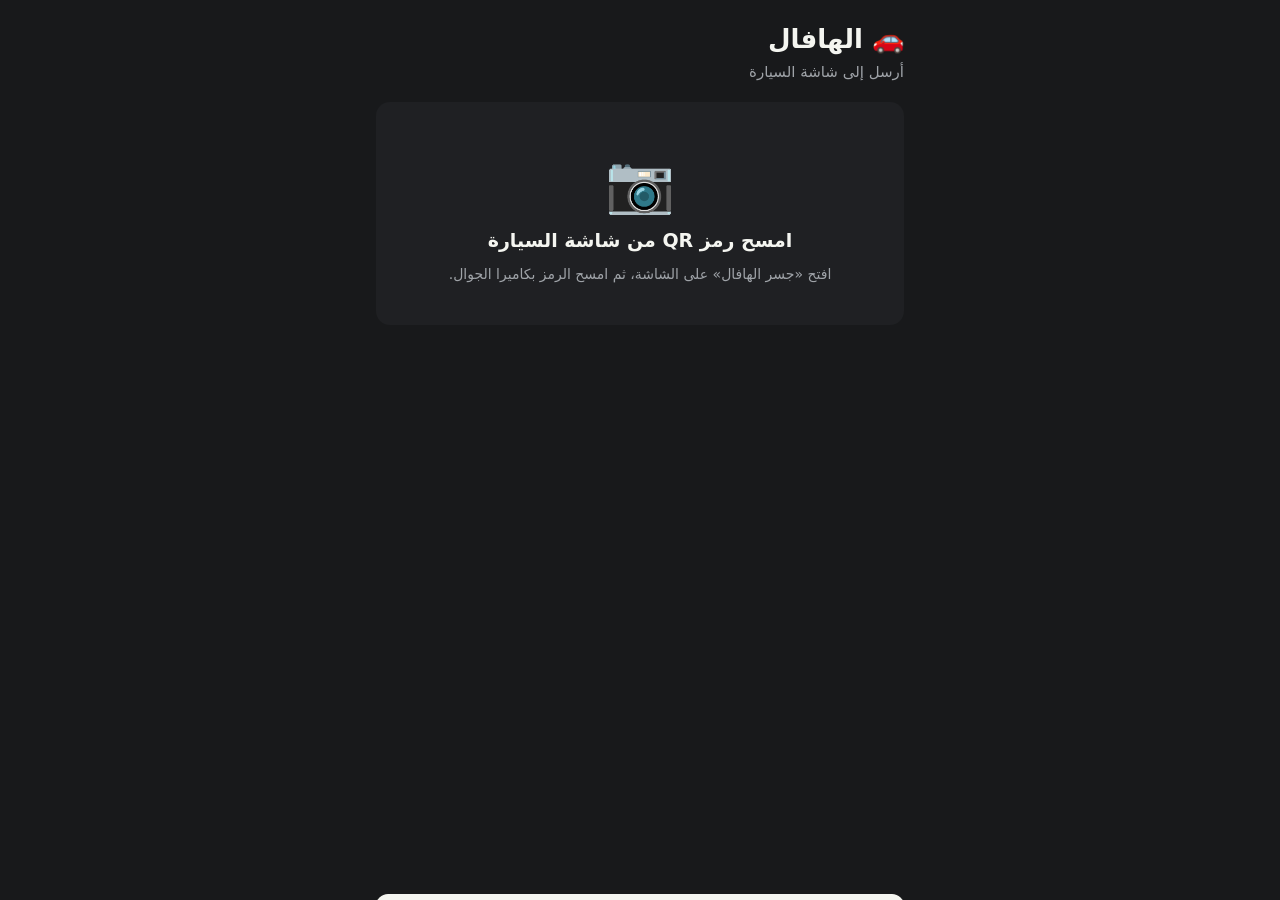
<file: bridge/car/src/main/assets/web/index.html>
<!doctype html>
<html lang="ar" dir="rtl">
<head>
<meta charset="utf-8">
<meta name="viewport" content="width=device-width, initial-scale=1, viewport-fit=cover">
<meta name="theme-color" content="#18191B">
<meta name="apple-mobile-web-app-capable" content="yes">
<meta name="apple-mobile-web-app-title" content="الهافال">
<title>جسر الهافال</title>
<style>
  :root {
    --asphalt: #18191B; --shoulder: #1F2023; --kerb: #26282B; --lane: #3B3D41;
    --green: #0A5236; --blue: #1A3C6B; --amber: #F3B300; --white: #F4F5F0; --grey: #9FA3A8;
  }
  * { box-sizing: border-box; -webkit-tap-highlight-color: transparent; }
  html, body { margin: 0; background: var(--asphalt); color: var(--white);
    font: 16px/1.5 system-ui, -apple-system, "Segoe UI", "Noto Kufi Arabic", sans-serif; }
  main { max-width: 560px; margin: 0 auto; padding: 20px 16px calc(32px + env(safe-area-inset-bottom)); }
  h1 { font-size: 26px; margin: 0; }
  .sub { color: var(--grey); margin: 2px 0 18px; font-size: 15px; }
  .card { background: var(--shoulder); border-radius: 14px; padding: 18px; margin-bottom: 14px; }
  .card h2 { font-size: 19px; margin: 0 0 10px; }
  textarea { width: 100%; min-height: 96px; resize: vertical; border: 0; border-radius: 12px;
    background: var(--kerb); color: var(--white); padding: 12px 14px; font: inherit; }
  textarea::placeholder { color: var(--grey); }
  button, .btn { display: flex; align-items: center; justify-content: center; gap: 8px; width: 100%;
    min-height: 54px; border: 0; border-radius: 12px; font-family: inherit; font-weight: 700; font-size: 17px; line-height: 1.2; color: var(--white);
    background: var(--kerb); text-decoration: none; cursor: pointer; margin-top: 10px; }
  button:disabled { opacity: .5; }
  .go { background: var(--green); }
  .alt { background: var(--blue); }
  .hint { color: var(--grey); font-size: 14px; margin: 10px 0 0; }
  .status { display: flex; align-items: center; gap: 8px; font-size: 15px; color: var(--grey); }
  .dot { width: 9px; height: 9px; border-radius: 50%; background: var(--grey); flex: none; }
  .ok .dot { background: var(--amber); } .ok { color: var(--white); }
  .row { display: flex; gap: 10px; } .row > * { flex: 1; }
  .item { display: flex; gap: 10px; align-items: center; padding: 10px 0; border-top: 1px solid var(--kerb); font-size: 15px; }
  .item:first-of-type { border-top: 0; }
  .item .t { flex: 1; min-width: 0; overflow: hidden; text-overflow: ellipsis; white-space: nowrap; }
  .item .s { color: var(--grey); font-size: 13px; white-space: nowrap; }
  .bar { height: 6px; border-radius: 3px; background: var(--kerb); overflow: hidden; margin-top: 6px; }
  .bar > i { display: block; height: 100%; width: 0; background: var(--amber); transition: width .2s; }
  #toast { position: fixed; inset-inline: 16px; bottom: calc(20px + env(safe-area-inset-bottom)); max-width: 528px;
    margin: 0 auto; background: var(--white); color: var(--asphalt); border-radius: 12px; padding: 14px 16px;
    font-weight: 600; transform: translateY(150%); transition: transform .25s; }
  #toast.show { transform: none; }
  .hidden { display: none !important; }
  .scan { text-align: center; padding: 40px 18px; }
  .scan .big { font-size: 56px; }
</style>
</head>
<body>
<main>
  <h1>🚗 <span id="car">الهافال</span></h1>
  <p class="sub">أرسل إلى شاشة السيارة</p>

  <section id="needScan" class="card scan hidden">
    <div class="big">📷</div>
    <h2>امسح رمز QR من شاشة السيارة</h2>
    <p class="hint">افتح «جسر الهافال» على الشاشة، ثم امسح الرمز بكاميرا الجوال.</p>
  </section>

  <div id="app" class="hidden">
    <section class="card">
      <div id="status" class="status"><span class="dot"></span><span id="statusText">جارٍ الاتصال…</span></div>
    </section>

    <section class="card">
      <h2>رابط أو موقع أو نص</h2>
      <textarea id="text" placeholder="الصق رابط خرائط Google أو رابطًا أو عنوانًا أو أي نص"></textarea>
      <button id="sendText" class="go">أرسل إلى الشاشة</button>
    </section>

    <section class="card">
      <h2>صور وملفات</h2>
      <div class="row">
        <button id="pickPhotos" class="alt">🖼 صور وفيديو</button>
        <button id="pickFiles">📄 ملفات</button>
      </div>
      <input id="photos" type="file" accept="image/*,video/*" multiple class="hidden">
      <input id="files" type="file" multiple class="hidden">
      <div id="uploads"></div>
    </section>

    <section id="android" class="card hidden">
      <h2>تطبيق Android</h2>
      <p class="hint" style="margin-top:0">اختياري: يضيف «أرسل إلى الهافال» إلى قائمة المشاركة في كل التطبيقات، فلا تحتاج إلى فتح هذه الصفحة.</p>
      <a class="btn alt" href="/app.apk" download>⬇️ ثبّت تطبيق الجوال</a>
      <a id="linkApp" class="btn">🔗 بعد التثبيت: افتح التطبيق واربطه</a>
    </section>

    <section id="ios" class="card hidden">
      <h2>وصول أسرع</h2>
      <p class="hint" style="margin-top:0">في Safari: زر المشاركة ← «إضافة إلى الشاشة الرئيسية». تبقى الصفحة مربوطة بالسيارة.</p>
    </section>

    <section id="recentCard" class="card hidden">
      <h2>آخر ما أُرسل</h2>
      <div id="recent"></div>
    </section>

    <button id="forget" style="background:transparent;color:var(--grey);font-weight:500;font-size:15px">إلغاء ربط هذا الجوال</button>
  </div>
</main>
<div id="toast"></div>

<script>
(function () {
  "use strict";
  var $ = function (id) { return document.getElementById(id); };
  var CHUNK = 4 * 1024 * 1024;
  var store = {
    get: function (k) { try { return localStorage.getItem("hb." + k); } catch (e) { return null; } },
    set: function (k, v) { try { localStorage.setItem("hb." + k, v); } catch (e) {} },
    del: function (k) { try { localStorage.removeItem("hb." + k); } catch (e) {} }
  };
  var ua = navigator.userAgent;
  var isAndroid = /Android/i.test(ua);
  var isIOS = /iPhone|iPad|iPod/i.test(ua) || (navigator.platform === "MacIntel" && navigator.maxTouchPoints > 1);

  function deviceName() {
    if (/iPhone/i.test(ua)) return "iPhone (متصفح)";
    if (/iPad/i.test(ua)) return "iPad (متصفح)";
    var m = ua.match(/Android [\d.]+; ([^;)]+)/);
    if (m && m[1] && m[1] !== "K") return m[1].trim() + " (متصفح)";
    return isAndroid ? "Android (متصفح)" : "متصفح";
  }

  var toastTimer;
  function toast(msg) {
    var t = $("toast");
    t.textContent = msg;
    t.classList.add("show");
    clearTimeout(toastTimer);
    toastTimer = setTimeout(function () { t.classList.remove("show"); }, 3500);
  }

  function api(method, path, body, headers) {
    var h = headers || {};
    var token = store.get("token");
    if (token) h["Authorization"] = "Bearer " + token;
    var opts = { method: method, headers: h, cache: "no-store" };
    if (body !== undefined && body !== null) {
      if (body instanceof Blob) { opts.body = body; h["Content-Type"] = "application/octet-stream"; }
      else { opts.body = JSON.stringify(body); h["Content-Type"] = "application/json"; }
    }
    return fetch(path, opts).then(function (r) {
      return r.text().then(function (t) {
        var j = {}; try { j = t ? JSON.parse(t) : {}; } catch (e) {}
        if (!r.ok) { var err = new Error("HTTP " + r.status); err.status = r.status; err.body = j; throw err; }
        return j;
      });
    });
  }

  function showScan() { $("needScan").classList.remove("hidden"); $("app").classList.add("hidden"); }

  function setStatus(ok, text) {
    $("status").classList.toggle("ok", ok);
    $("statusText").textContent = text;
  }

  function showApp() {
    $("needScan").classList.add("hidden");
    $("app").classList.remove("hidden");
    $("car").textContent = store.get("name") || "الهافال";
    if (isAndroid) {
      $("android").classList.remove("hidden");
      var q = "h=" + encodeURIComponent(location.hostname) + "&p=" + encodeURIComponent(location.port || "80") +
        "&t=" + encodeURIComponent(store.get("token")) + "&id=" + encodeURIComponent(store.get("id") || "") +
        "&n=" + encodeURIComponent(store.get("name") || "");
      var fallback = encodeURIComponent(location.origin + "/app.apk");
      $("linkApp").href = "intent://pair?" + q + "#Intent;scheme=havalbridge;package=com.sahra.bridge.phone;S.browser_fallback_url=" + fallback + ";end";
    }
    if (isIOS && !navigator.standalone) $("ios").classList.remove("hidden");
    renderRecent();
    api("GET", "/v1/ping").then(function () {
      setStatus(true, "متصل بالشاشة");
    }).catch(function (e) {
      if (e.status === 401) { forget(); toast("أُلغي ربط هذا الجوال من الشاشة — امسح الرمز من جديد"); }
      else setStatus(false, "الشاشة غير متاحة — تأكد أن الجوال على نفس الشبكة");
    });
  }

  function forget() { store.del("token"); store.del("id"); store.del("name"); showScan(); }

  // ---- السجل ----
  function recent() { try { return JSON.parse(store.get("recent") || "[]"); } catch (e) { return []; } }
  function remember(icon, title) {
    var r = recent(); r.unshift({ i: icon, t: title, at: Date.now() });
    store.set("recent", JSON.stringify(r.slice(0, 10))); renderRecent();
  }
  function renderRecent() {
    var r = recent(), box = $("recent");
    $("recentCard").classList.toggle("hidden", r.length === 0);
    box.innerHTML = "";
    r.forEach(function (x) {
      var d = new Date(x.at);
      var row = document.createElement("div"); row.className = "item";
      var t = document.createElement("span"); t.className = "t"; t.textContent = x.i + "  " + x.t;
      var s = document.createElement("span"); s.className = "s";
      s.textContent = d.getHours() + ":" + String(d.getMinutes()).padStart(2, "0");
      row.appendChild(t); row.appendChild(s); box.appendChild(row);
    });
  }

  // ---- إرسال نص ----
  $("sendText").addEventListener("click", function () {
    var text = $("text").value.trim();
    if (!text) { toast("اكتب أو الصق شيئًا أولًا"); return; }
    var b = this; b.disabled = true;
    api("POST", "/v1/items", { type: "share", payload: { text: text } }).then(function () {
      $("text").value = "";
      var icon = /maps|goo\.gl|waze|^-?\d+\.\d+\s*,/i.test(text) ? "📍" : (/^https?:/i.test(text) ? "🔗" : "📝");
      remember(icon, text.split("\n")[0].slice(0, 80));
      toast("✓ وصل إلى الشاشة");
    }).catch(function (e) {
      toast(e.status === 400 ? "لم تفهم الشاشة هذا المحتوى" : "تعذّر الإرسال — تأكد من الاتصال");
    }).then(function () { b.disabled = false; });
  });

  // ---- رفع الملفات ----
  $("pickPhotos").addEventListener("click", function () { $("photos").click(); });
  $("pickFiles").addEventListener("click", function () { $("files").click(); });
  $("photos").addEventListener("change", function () { queue(this); });
  $("files").addEventListener("change", function () { queue(this); });

  var busy = false, pending = [];
  function queue(input) {
    for (var i = 0; i < input.files.length; i++) pending.push(input.files[i]);
    input.value = "";
    if (!busy) next();
  }

  function next() {
    var f = pending.shift();
    if (!f) { busy = false; return; }
    busy = true;
    var row = document.createElement("div"); row.className = "item"; row.style.display = "block";
    var label = document.createElement("div"); label.className = "t"; label.textContent = f.name;
    var bar = document.createElement("div"); bar.className = "bar";
    var fill = document.createElement("i"); bar.appendChild(fill);
    row.appendChild(label); row.appendChild(bar); $("uploads").prepend(row);
    upload(f, function (p) { fill.style.width = Math.round(p * 100) + "%"; }).then(function () {
      fill.style.width = "100%";
      label.textContent = "✓ " + f.name;
      remember(/^image/.test(f.type) ? "🖼" : /^video/.test(f.type) ? "🎬" : "📄", f.name);
      if (pending.length === 0) toast("✓ وصلت الملفات إلى الشاشة");
    }).catch(function (e) {
      label.textContent = "✗ " + f.name;
      toast(e.status === 507 ? "لا توجد مساحة كافية على الشاشة" :
            e.status === 413 ? "الملف أكبر من المسموح" : "تعذّر إرسال " + f.name);
    }).then(next);
  }

  function upload(f, progress) {
    var meta = { name: f.name, size: f.size, mime: f.type || "", modified: f.lastModified || 0, sha256: "" };
    return api("POST", "/v1/uploads", meta).then(function (st) {
      if (st.done) return st;
      var id = st.id, offset = st.received || 0, tries = 0;
      function step() {
        progress(offset / f.size);
        if (offset >= f.size) return Promise.resolve();
        var end = Math.min(offset + CHUNK, f.size);
        return api("PUT", "/v1/uploads/" + id, f.slice(offset, end), { "X-Offset": String(offset) })
          .then(function (r) { tries = 0; offset = r.received; return r.done ? null : step(); })
          .catch(function (e) {
            if (tries++ >= 4) throw e;
            if (e.status === 409 && e.body) { offset = e.body.received || 0; return step(); }
            if (e.status) throw e;
            // انقطاع الشبكة: ننتظر ثم نسأل الشاشة عمّا وصل
            return new Promise(function (ok) { setTimeout(ok, 2000); })
              .then(function () { return api("GET", "/v1/uploads/" + id); })
              .then(function (s) { if (s.done) offset = f.size; else offset = s.received || 0; return step(); });
          });
      }
      return step();
    });
  }

  $("forget").addEventListener("click", function () {
    if (confirm("إلغاء ربط هذا الجوال؟ ستحتاج إلى مسح الرمز مجددًا.")) forget();
  });

  // ---- البداية: مفتاح QR في الرابط؟ ----
  var m = location.pathname.match(/^\/p\/([a-z0-9]+)/);
  if (m) {
    history.replaceState(null, "", "/");
    api("POST", "/v1/web/claim", { key: m[1], name: deviceName() }).then(function (r) {
      store.set("token", r.token); store.set("id", r.id || ""); store.set("name", r.name || "");
      toast("✓ تم الربط بـ " + (r.name || "السيارة"));
      showApp();
    }).catch(function (e) {
      if (store.get("token")) { showApp(); return; }
      toast(e.status === 403 ? "انتهت صلاحية الرمز — امسح الرمز الظاهر الآن على الشاشة" : "تعذّر الربط");
      showScan();
    });
  } else if (store.get("token")) {
    showApp();
  } else {
    showScan();
  }
})();
</script>
</body>
</html>
</file>
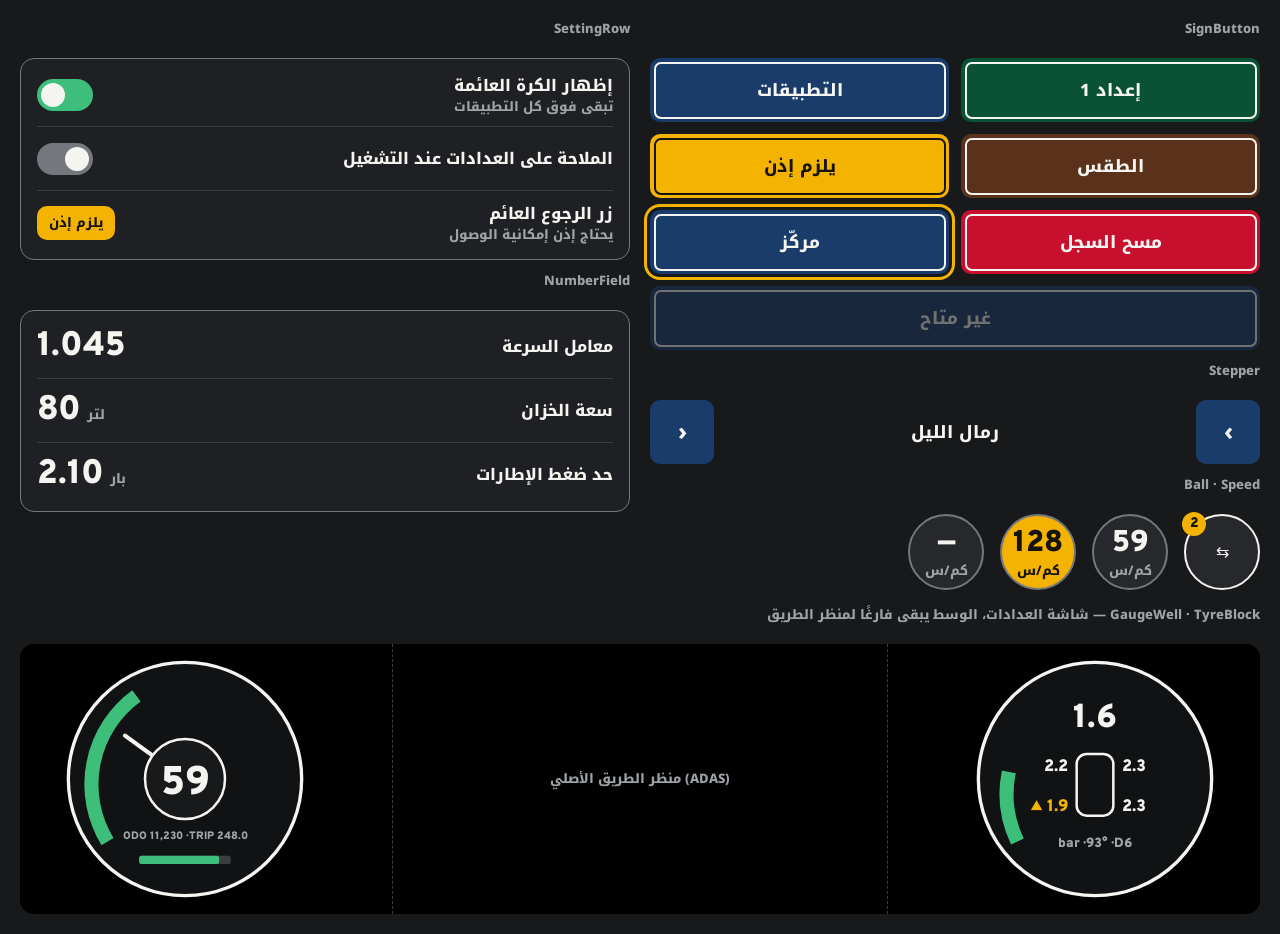
<file: replica/design/primitives.html>
<!doctype html><html lang="ar" dir="rtl"><head><meta charset="utf-8">
<link rel="stylesheet" href="tokens.css">
<style>
@font-face{font-family:"Sahra Kufi";src:url(../../split/app/src/main/assets/themes/fonts/kufi.ttf)}
@font-face{font-family:"Sahra Digits";src:url(../../split/app/src/main/assets/themes/fonts/digits.ttf)}
*{box-sizing:border-box}
html,body{margin:0;background:var(--c-bg);color:var(--c-text);font:var(--type-body)}
body{width:1280px;padding:20px;display:grid;grid-template-columns:1fr 1fr;grid-template-rows:auto auto;gap:16px 20px;overflow:hidden}
h2{font:var(--type-caption);color:var(--c-text-muted);margin:0 0 8px}
.col{display:flex;flex-direction:column;gap:12px}
.sign{position:relative;border-radius:var(--radius-sign-sm);color:var(--c-text);font:var(--type-label);min-height:64px;display:flex;align-items:center;justify-content:center;gap:10px;padding:0 18px}
.sign::after{content:"";position:absolute;inset:3.5px;border:2px solid var(--c-border-sign);border-radius:7px;pointer-events:none}
.road{background:var(--c-sign-road)}.svc{background:var(--c-sign-service)}.lei{background:var(--c-sign-leisure)}
.warn{background:var(--c-warning);color:var(--c-on-warning)}.warn::after{border-color:var(--c-on-warning)}
.dang{background:var(--c-danger)}
.focus{outline:3px solid var(--c-focus);outline-offset:3px}
.dis{opacity:.4}
.row2{display:grid;grid-template-columns:1fr 1fr;gap:12px}
.panel{background:var(--c-surface);border:1px solid var(--c-border-input);border-radius:14px;padding:4px 16px}
.set{display:flex;align-items:center;justify-content:space-between;min-height:64px;border-bottom:1px solid var(--c-border)}
.set:last-child{border:0}
.set small{display:block;font:var(--type-caption);color:var(--c-text-muted)}
.sw{width:56px;height:32px;border-radius:16px;background:var(--c-border-input);position:relative;flex:none}
.sw::after{content:"";position:absolute;top:4px;right:4px;width:24px;height:24px;border-radius:50%;background:var(--c-text)}
.sw.on{background:var(--c-success)}.sw.on::after{right:28px}
.need{font:var(--type-caption);font-weight:700;background:var(--c-warning);color:var(--c-on-warning);padding:8px 12px;border-radius:10px}
.step{display:flex;align-items:center;gap:8px}
.step b{flex:1;text-align:center;font:var(--type-label)}
.btn64{width:64px;height:64px;border-radius:10px;background:var(--c-sign-service);display:grid;place-items:center;font:var(--type-title)}
.num{display:flex;justify-content:space-between;align-items:center;min-height:64px;border-bottom:1px solid var(--c-border)}
.num span.v{font:var(--type-display);font-family:var(--font-digits);direction:ltr;unicode-bidi:isolate}
.num span.v i{font:var(--type-caption);color:var(--c-text-muted);font-style:normal;margin-inline-start:6px}
.cluster{background:#000;border-radius:14px;height:330px;position:relative;overflow:hidden;direction:ltr}
.adas{position:absolute;left:30%;right:30%;top:0;bottom:0;border-inline:1px dashed var(--c-border);display:grid;place-items:center;color:var(--c-text-muted);font:var(--type-caption)}
svg text{font-family:'Sahra Digits'}
.tyres{display:grid;grid-template-columns:auto 40px auto;gap:4px 10px;align-items:center;font-family:'Sahra Digits';font-size:18px}
.low{color:var(--c-warning)}
.ball{width:76px;height:76px;border-radius:50%;background:var(--c-surface-raised);border:2px solid var(--c-border-sign);display:grid;place-items:center;position:relative}
.ball::after{content:"2";position:absolute;top:-4px;left:-4px;width:24px;height:24px;border-radius:50%;background:var(--c-warning);color:var(--c-on-warning);font:700 14px/24px 'Sahra Digits';text-align:center}
.speed{width:76px;height:76px;border-radius:50%;background:var(--c-surface-raised);border:2px solid var(--c-border-input);display:grid;place-items:center;text-align:center;line-height:1}
.speed b{font:900 30px 'Sahra Digits'}.speed small{font:var(--type-caption);color:var(--c-text-muted)}
.speed.over{background:var(--c-warning);color:var(--c-on-warning)}.speed.over small{color:var(--c-on-warning)}
</style></head><body>
<div class="col">
 <h2>SignButton</h2>
 <div class="row2"><div class="sign road">إعداد 1</div><div class="sign svc">التطبيقات</div></div>
 <div class="row2"><div class="sign lei">الطقس</div><div class="sign warn">يلزم إذن</div></div>
 <div class="row2"><div class="sign dang">مسح السجل</div><div class="sign svc focus">مركّز</div></div>
 <div class="sign svc dis">غير متاح</div>
 <h2>Stepper</h2>
 <div class="step"><div class="btn64">›</div><b>رمال الليل</b><div class="btn64">‹</div></div>
 <h2>Ball · Speed</h2>
 <div style="display:flex;gap:16px"><div class="ball">⇆</div><div class="speed"><div><b>59</b><br><small>كم/س</small></div></div><div class="speed over"><div><b>128</b><br><small>كم/س</small></div></div><div class="speed"><div><b>—</b><br><small>كم/س</small></div></div></div>
</div>
<div class="col">
 <h2>SettingRow</h2>
 <div class="panel">
  <div class="set"><div>إظهار الكرة العائمة<small>تبقى فوق كل التطبيقات</small></div><div class="sw on"></div></div>
  <div class="set"><div>الملاحة على العدادات عند التشغيل</div><div class="sw"></div></div>
  <div class="set"><div>زر الرجوع العائم<small>يحتاج إذن إمكانية الوصول</small></div><div class="need">يلزم إذن</div></div>
 </div>
 <h2>NumberField</h2>
 <div class="panel">
  <div class="num"><span>معامل السرعة</span><span class="v">1.045</span></div>
  <div class="num"><span>سعة الخزان</span><span class="v">80<i>لتر</i></span></div>
  <div class="num" style="border:0"><span>حد ضغط الإطارات</span><span class="v">2.10<i>بار</i></span></div>
 </div>
</div>
<div class="col" style="grid-column:1/-1">
 <h2>GaugeWell · TyreBlock — شاشة العدادات، الوسط يبقى فارغًا لمنظر الطريق</h2>
 <div class="cluster" style="height:270px">
  <svg width="250" height="250" viewBox="0 0 300 300" style="position:absolute;left:40px;top:10px">
   <circle cx="150" cy="150" r="140" fill="#111214" stroke="#F4F5F0" stroke-width="4"/>
   <path d="M 51 249 A 140 140 0 0 1 88 63" fill="none" stroke="#3DBE7A" stroke-width="18" transform="translate(9,-9) scale(.94)"/>
   <line x1="150" y1="150" x2="78" y2="98" stroke="#F4F5F0" stroke-width="5" stroke-linecap="round"/>
   <circle cx="150" cy="150" r="48" fill="#18191B" stroke="#F4F5F0" stroke-width="3"/>
   <text x="150" y="168" fill="#F4F5F0" font-size="48" font-weight="900" text-anchor="middle">59</text>
   <text x="150" y="222" fill="#9FA3A8" font-size="13" text-anchor="middle">ODO 11,230 · TRIP 248.0</text>
   <rect x="95" y="242" width="110" height="10" rx="3" fill="#3B3D41"/><rect x="95" y="242" width="96" height="10" rx="3" fill="#3DBE7A"/>
  </svg>
  <div class="adas">منظر الطريق الأصلي (ADAS)</div>
  <svg width="250" height="250" viewBox="0 0 300 300" style="position:absolute;right:40px;top:10px">
   <circle cx="150" cy="150" r="140" fill="#111214" stroke="#F4F5F0" stroke-width="4"/>
   <path d="M 51 249 A 140 140 0 0 1 40 160" fill="none" stroke="#3DBE7A" stroke-width="18" transform="translate(9,-9) scale(.94)"/>
   <text x="150" y="88" fill="#F4F5F0" font-size="40" font-weight="900" text-anchor="middle">1.6</text>
   <rect x="128" y="120" width="44" height="74" rx="12" fill="none" stroke="#F4F5F0" stroke-width="3"/>
   <text x="118" y="140" fill="#F4F5F0" font-size="20" text-anchor="end">2.2</text>
   <text x="182" y="140" fill="#F4F5F0" font-size="20">2.3</text>
   <text x="118" y="188" fill="#F3B300" font-size="20" text-anchor="end">▲ 1.9</text>
   <text x="182" y="188" fill="#F4F5F0" font-size="20">2.3</text>
   <text x="150" y="232" fill="#9FA3A8" font-size="16" text-anchor="middle">bar · 93° · D6</text>
  </svg>
 </div>
</div>
</body></html>
</file>
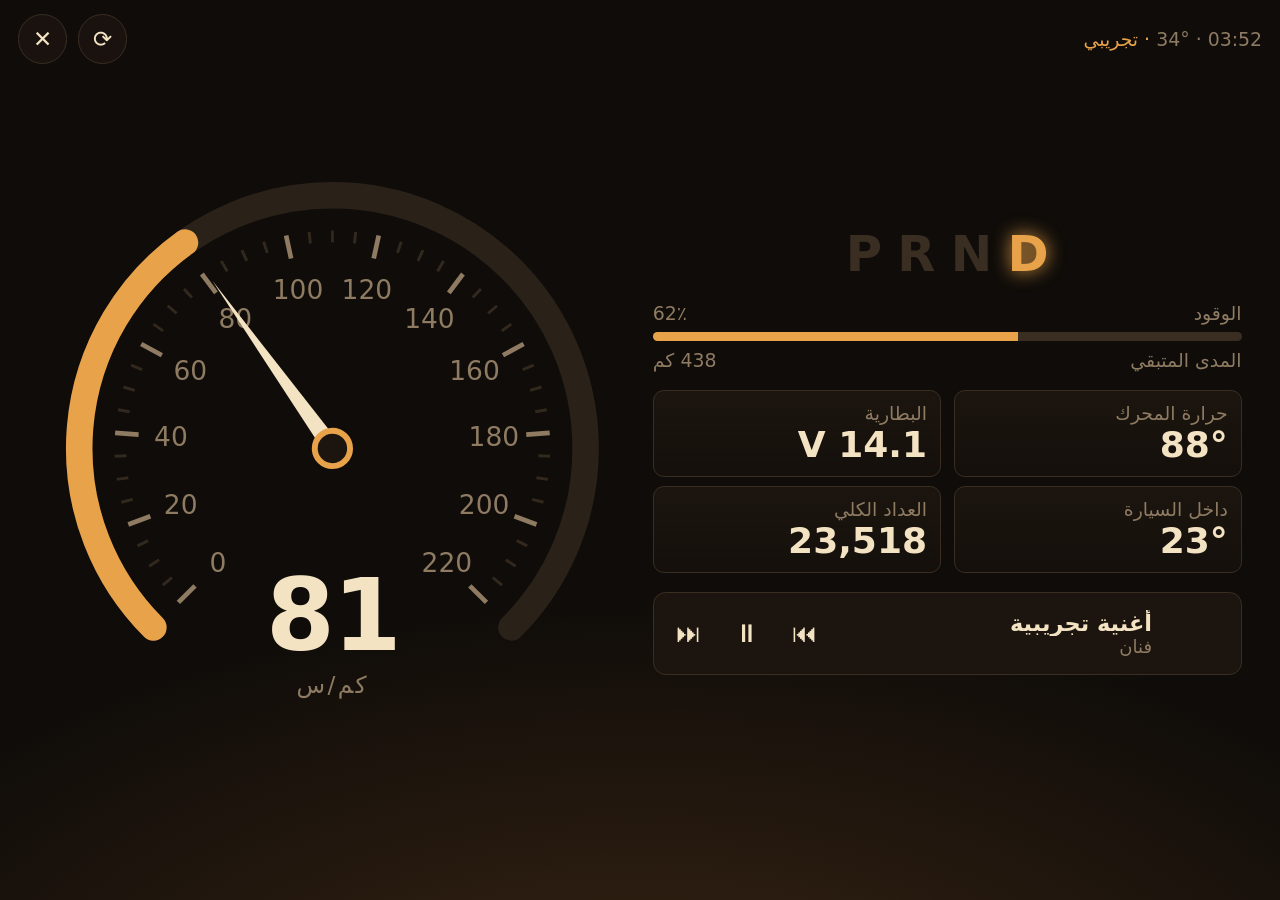
<file: app/src/main/assets/themes/dune.html>
<!doctype html>
<html lang="ar" dir="rtl">
<head>
<meta charset="utf-8">
<meta name="viewport" content="width=device-width,initial-scale=1,maximum-scale=1,user-scalable=no">
<title>كثبان</title>
<style>
  :root{
    --bg:#0f0c09; --bg2:#1c150f; --accent:#e8a24a; --ink:#f4e3c3; --dim:#8e7b62; --line:#3a2e22; --red:#e0573a;
  }
  *{box-sizing:border-box;margin:0;padding:0}
  html{background:var(--bg)}
  html,body{width:100%;height:100%;overflow:hidden;color:var(--ink);
    font-family:system-ui,-apple-system,"Segoe UI",Roboto,"Noto Sans Arabic",sans-serif;-webkit-user-select:none;user-select:none}
  body{background:radial-gradient(120% 90% at 50% 120%,#3b2614 0%,var(--bg) 60%)}
  .stage{position:absolute;inset:0;display:grid;grid-template-columns:1fr minmax(0,.8fr) 1fr;align-items:center;padding:3vh 3vw;gap:2vw;direction:ltr}
  .gauge{position:relative;width:100%;aspect-ratio:1/1;max-height:88vh;justify-self:center;transform:scale(var(--g-scale,1));transition:transform .3s}
  .stage{transform:translateX(var(--g-shift,0));transition:transform .3s}
  html.swap .stage{direction:rtl}
  html.swap .center{direction:rtl}
  .gauge svg{width:100%;height:100%;overflow:visible}
  .readout{position:absolute;inset:0;display:flex;flex-direction:column;align-items:center;justify-content:center;pointer-events:none;padding-top:62%}
  .big{color:var(--num,var(--ink));font-size:min(5.5vw,11vh);font-weight:800;line-height:1;font-variant-numeric:tabular-nums;letter-spacing:-.02em}
  .unit{font-size:min(1.4vw,2.6vh);color:var(--dim);margin-top:.6vh;letter-spacing:.1em}
  .center{display:flex;flex-direction:column;gap:2.2vh;align-items:stretch;direction:rtl}
  .gear{direction:ltr;display:flex;justify-content:center;gap:1.2vw;font-size:min(2.8vw,5.5vh);font-weight:800;color:var(--line)}
  .gear span.on{color:var(--accent);text-shadow:0 0 18px var(--accent)}
  .tiles{display:grid;grid-template-columns:1fr 1fr;gap:1vh 1vw}
  .tile{background:linear-gradient(180deg,var(--bg2),rgba(28,21,15,.4));border:1px solid var(--panel-c,var(--line));border-radius:1.2vh;padding:1.2vh 1vw}
  .tile b{color:var(--num,var(--ink));display:block;font-size:min(2vw,4vh);font-weight:700;font-variant-numeric:tabular-nums}
  .tile small{color:var(--dim);font-size:min(1.05vw,2vh)}
  .fuel{display:flex;flex-direction:column;gap:.8vh}
  .bar{height:1.1vh;border-radius:1vh;background:var(--line);overflow:hidden;direction:ltr}
  .bar i{display:block;height:100%;width:0;background:var(--accent);transition:width .6s}
  .bar i.low{background:var(--red)}
  .row{display:flex;justify-content:space-between;color:var(--dim);font-size:min(1.1vw,2.1vh)}
  .media{display:flex;gap:1vw;align-items:center;background:var(--bg2);border:1px solid var(--panel-c,var(--line));border-radius:1.4vh;padding:1vh 1vw;min-height:9vh}
  .media img{width:7vh;height:7vh;border-radius:.8vh;object-fit:cover;background:var(--line)}
  .media .t{flex:1;min-width:0}
  .media .t b{display:block;font-size:min(1.3vw,2.5vh);white-space:nowrap;overflow:hidden;text-overflow:ellipsis}
  .media .t small{color:var(--dim);font-size:min(1.05vw,2vh);white-space:nowrap;overflow:hidden;text-overflow:ellipsis;display:block}
  .media button{background:none;border:0;color:var(--ink);font-size:min(2vw,3.8vh);width:5vh;height:5vh;border-radius:50%}
  .media button:active{background:var(--line)}
  .media.empty{opacity:.35}
  .chrome{position:absolute;top:1.6vh;left:1.4vw;right:1.4vw;display:flex;justify-content:space-between;align-items:center;color:var(--dim);font-size:min(1.1vw,2.1vh);direction:rtl;z-index:5}
  .chrome .btns{display:flex;gap:.8vw}
  .chrome button{background:rgba(28,21,15,.8);border:1px solid var(--line);color:var(--ink);border-radius:50%;width:5.5vh;height:5.5vh;font-size:2.6vh}
  .demo{color:var(--accent)}

  /* نصف الشاشة: عداد السرعة مع اللوحة الوسطى */
  @media (max-aspect-ratio:16/9){
    .stage{grid-template-columns:1fr 1fr}
    #rpmGauge{display:none}
    .big{font-size:min(9vw,11vh)} .unit{font-size:min(2.4vw,2.6vh)}
    .tile b{font-size:min(3.6vw,4vh)} .tile small,.row,.chrome{font-size:min(2vw,2.1vh)}
    .gear{font-size:min(5vw,5.5vh)} .media .t b{font-size:min(2.4vw,2.5vh)} .media .t small{font-size:min(2vw,2vh)}
  }
  /* ثلث الشاشة: عمود واحد */
  @media (max-aspect-ratio:1/1){
    .stage{grid-template-columns:1fr;grid-template-rows:auto auto;align-content:center;padding-top:8vh}
    .gauge{max-height:46vh;width:auto;height:46vh}
    .tiles,.media{display:none}
    .big{font-size:9vh} .unit,.row,.chrome{font-size:2.2vh} .gear{font-size:5vh}
  }
</style>
</head>
<body>
<div class="chrome">
  <div><span id="clock">--:--</span> · <span id="ext">--°</span> <span id="src" class="demo"></span></div>
  <div class="btns">
    <button id="next" aria-label="الثيم التالي">⟳</button>
    <button id="close" aria-label="إغلاق">✕</button>
  </div>
</div>

<div class="stage">
  <div class="gauge" id="speedGauge"></div>

  <div class="center">
    <div class="gear" id="gear"><span>P</span><span>R</span><span>N</span><span>D</span></div>
    <div class="fuel">
      <div class="row"><span>الوقود</span><span id="fuelTxt">—</span></div>
      <div class="bar"><i id="fuelBar"></i></div>
      <div class="row"><span>المدى المتبقي</span><span id="range">—</span></div>
    </div>
    <div class="tiles">
      <div class="tile"><small>حرارة المحرك</small><b id="coolant">—</b></div>
      <div class="tile"><small>البطارية</small><b id="batt">—</b></div>
      <div class="tile"><small>داخل السيارة</small><b id="inside">—</b></div>
      <div class="tile"><small>العداد الكلي</small><b id="odo">—</b></div>
    </div>
    <div class="media empty" id="media">
      <img id="art" alt="">
      <div class="t"><b id="mTitle">لا يوجد تشغيل</b><small id="mArtist"></small></div>
      <button id="prev">⏮</button><button id="play">⏯</button><button id="nextT">⏭</button>
    </div>
  </div>

  <div class="gauge" id="rpmGauge"></div>
</div>

<script src="common.js"></script>
<script>
(function(){
  var NS='http://www.w3.org/2000/svg';
  var START=225, SWEEP=270; // قوس مع عقارب الساعة من الأسفل يسارًا إلى الأسفل يمينًا

  function polar(cx,cy,r,deg){var a=(deg-90)*Math.PI/180;return [cx+r*Math.cos(a),cy+r*Math.sin(a)];}
  function arc(cx,cy,r,a0,a1){
    var p0=polar(cx,cy,r,a0),p1=polar(cx,cy,r,a1),large=(a1-a0)>180?1:0;
    return 'M'+p0[0].toFixed(2)+' '+p0[1].toFixed(2)+' A'+r+' '+r+' 0 '+large+' 1 '+p1[0].toFixed(2)+' '+p1[1].toFixed(2);
  }
  function el(tag,attrs,parent){var e=document.createElementNS(NS,tag);for(var k in attrs)e.setAttribute(k,attrs[k]);if(parent)parent.appendChild(e);return e;}

  function makeGauge(host,opt){
    host.innerHTML='';
    var svg=el('svg',{viewBox:'0 0 200 200'});
    var track=el('path',{d:arc(100,100,86,START,START+SWEEP),fill:'none',stroke:'#2a2119','stroke-width':'9','stroke-linecap':'round'},svg);
    if(opt.red){el('path',{d:arc(100,100,86,START+SWEEP*opt.red,START+SWEEP),fill:'none',stroke:'#e0573a','stroke-width':'9','stroke-linecap':'round',opacity:'.55'},svg);}
    var val=el('path',{d:arc(100,100,86,START,START+0.1),fill:'none',stroke:'var(--accent)','stroke-width':'9','stroke-linecap':'round'},svg);
    val.style.stroke='var(--accent)';
    for(var i=0;i<=opt.major;i++){
      var a=START+SWEEP*i/opt.major,o=polar(100,100,74,a),n=polar(100,100,66,a),t=polar(100,100,55,a);
      el('line',{x1:o[0],y1:o[1],x2:n[0],y2:n[1],stroke:'#8e7b62','stroke-width':'1.6'},svg).style.stroke='var(--tick,#8e7b62)';
      var tx=el('text',{x:t[0],y:t[1]+3,'text-anchor':'middle',fill:'#8e7b62','font-size':'9','font-family':'system-ui,sans-serif'},svg);tx.style.fill='var(--num,#8e7b62)';
      tx.textContent=opt.label(i);
      if(i<opt.major){for(var j=1;j<opt.minor;j++){var b=a+SWEEP/opt.major*j/opt.minor,p=polar(100,100,74,b),q=polar(100,100,70,b);
        el('line',{x1:p[0],y1:p[1],x2:q[0],y2:q[1],stroke:'#4a3c2d','stroke-width':'1',opacity:'.6'},svg).style.stroke='var(--tick,#4a3c2d)';}}
    }
    var needle=el('g',{},svg);
    el('path',{d:Sahra.needlePath(opt.needle),fill:'#f4e3c3'},needle).style.fill='var(--needle,#f4e3c3)';
    var hub=el('circle',{cx:100,cy:100,r:6,fill:'#1c150f','stroke-width':'2'},svg);
    hub.style.stroke='var(--accent)';
    host.appendChild(svg);
    var ro=document.createElement('div');ro.className='readout';
    ro.innerHTML='<div class="big">0</div><div class="unit">'+opt.unit+'</div>';
    host.appendChild(ro);
    var big=ro.querySelector('.big'),cur=0,target=0,alive=true;
    function draw(){
      if(!alive)return;
      cur+=(target-cur)*0.18;
      var f=Math.max(0,Math.min(1,cur/opt.max)),a=START+SWEEP*f;
      val.setAttribute('d',arc(100,100,86,START,Math.max(START+0.1,a)));
      needle.setAttribute('transform','rotate('+a+' 100 100)');
      big.textContent=opt.fmt(cur);
      requestAnimationFrame(draw);
    }
    requestAnimationFrame(draw);
    return {set:function(v){target=isFinite(v)?v:0;},stop:function(){alive=false;}};
  }

  // تقسيم العداد لعدد مناسب من العلامات حسب أقصى قيمة
  function steps(max){var s=[10,20,25,40,50];for(var i=0;i<s.length;i++)if(max/s[i]<=12)return s[i];return 50;}

  var speed=null,rpm=null,cfg='';
  function build(d){
    var sm=Sahra.speedMax(d),rm=Sahra.rpmMax(d),u=Sahra.unit(d),nd=Sahra.design(d).needleStyle||'classic',key=sm+'|'+rm+'|'+u+'|'+nd;
    if(key===cfg)return; cfg=key;
    if(speed)speed.stop(); if(rpm)rpm.stop();
    var st=steps(sm),rk=Math.round(rm/1000);
    speed=makeGauge(document.getElementById('speedGauge'),{needle:nd,max:sm,major:Math.round(sm/st),minor:4,unit:u,label:function(i){return i*st;},fmt:function(v){return Math.round(v);}});
    rpm=makeGauge(document.getElementById('rpmGauge'),{needle:nd,max:rk*1000,major:rk,minor:5,red:(rk-1.5)/rk,unit:'×1000 دورة',label:function(i){return i;},fmt:function(v){return (v/1000).toFixed(1);}});
  }

  function $(id){return document.getElementById(id);}
  var n=Sahra.num;

  window.onSahraData=function(d){
    build(d);
    speed.set(Sahra.speed(d)); rpm.set(d.rpm);
    var gs=$('gear').children;for(var i=0;i<gs.length;i++)gs[i].className=(gs[i].textContent===d.gear)?'on':'';
    $('fuelTxt').textContent=n(d.fuel,0,'٪');
    var fb=$('fuelBar');fb.style.width=(d.fuel==null?0:d.fuel)+'%';fb.className=(d.fuel!=null&&d.fuel<15)?'low':'';
    $('range').textContent=d.range==null?'—':Sahra.int(d.range)+' كم';
    $('coolant').textContent=n(d.coolant,0,'°');
    $('batt').textContent=n(d.batteryVoltage,1,' V');
    $('inside').textContent=n(d.insideTemp,0,'°');
    $('odo').textContent=Sahra.int(d.odometer);
    $('ext').textContent=n(d.outsideTemp,0,'°');
    $('src').textContent=d.demo?'· تجريبي':'';
    var m=d.media||{};
    $('media').className='media'+(m.title?'':' empty');
    $('mTitle').textContent=m.title||'لا يوجد تشغيل';
    $('mArtist').textContent=m.artist||'';
    if(m.art){$('art').src=m.art;$('art').style.visibility='visible';}else{$('art').style.visibility='hidden';}
    $('play').textContent=m.playing?'⏸':'▶';
  };

  $('close').onclick=function(){Sahra.host('close');};
  $('next').onclick=function(){Sahra.host('nextTheme');};
  $('prev').onclick=function(){Sahra.host('media','prev');};
  $('play').onclick=function(){Sahra.host('media','toggle');};
  $('nextT').onclick=function(){Sahra.host('media','next');};

  function tick(){$('clock').textContent=Sahra.clock();}
  tick();setInterval(tick,10000);
})();
</script>
</body>
</html>
</file>
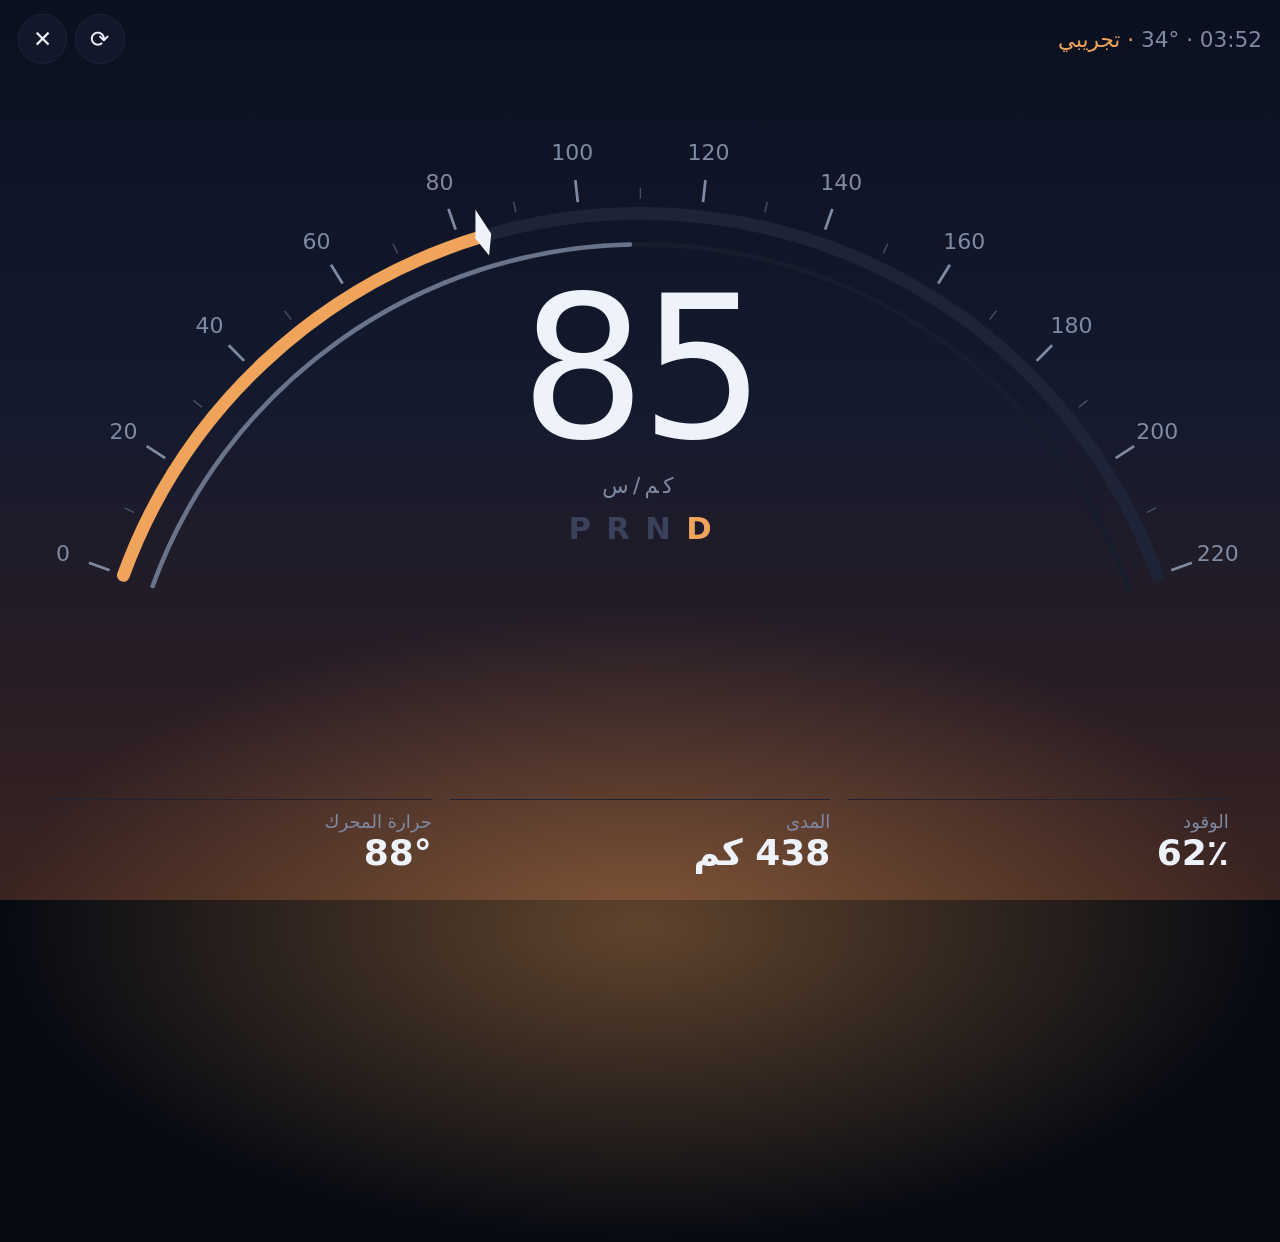
<file: app/src/main/assets/themes/horizon.html>
<!doctype html>
<html lang="ar" dir="rtl">
<head>
<meta charset="utf-8">
<meta name="viewport" content="width=device-width,initial-scale=1,maximum-scale=1,user-scalable=no">
<title>أفق</title>
<style>
  :root{--bg:#070a12;--ink:#eef2fb;--dim:#7f8aa3;--line:#1c2436;--accent:#f0a35a}
  *{box-sizing:border-box;margin:0;padding:0}
  html{background:var(--bg)}
  html,body{width:100%;height:100%;overflow:hidden;color:var(--ink);
    font-family:system-ui,-apple-system,"Segoe UI",Roboto,"Noto Sans Arabic",sans-serif;-webkit-user-select:none;user-select:none}
  body{background:linear-gradient(180deg,#0b1020 0%,#141a2e 45%,#2a1d24 78%,#3b2420 100%)}
  /* شمس الغروب خلف القوس */
  .glow{position:absolute;left:0;right:0;bottom:-38vh;height:70vh;border-radius:50%;
    background:radial-gradient(closest-side,rgba(240,163,90,.38),rgba(240,163,90,0));pointer-events:none}
  .chrome{position:absolute;top:1.6vh;left:1.4vw;right:1.4vw;display:flex;justify-content:space-between;align-items:center;color:var(--dim);font-size:min(1.2vw,2.3vh);z-index:5}
  .chrome button{background:rgba(20,26,44,.8);border:1px solid var(--line);color:var(--ink);border-radius:50%;width:5.5vh;height:5.5vh;font-size:2.6vh;margin-inline-start:.6vw}
  .arcwrap{position:absolute;left:2vw;right:2vw;top:9vh;height:62vh;transform:translateX(var(--g-shift,0)) scale(var(--g-scale,1));transform-origin:50% 60%;transition:transform .3s}
  .arcwrap svg{width:100%;height:100%;overflow:visible}
  .readout{position:absolute;left:0;right:0;top:30vh;text-align:center;pointer-events:none}
  .readout .n{font-size:min(11vw,24vh);font-weight:300;line-height:1;font-variant-numeric:tabular-nums;color:var(--num,var(--ink));letter-spacing:-.03em}
  .readout .u{color:var(--dim);font-size:min(1.4vw,2.7vh);letter-spacing:.2em;margin-top:.6vh}
  .readout .g{display:inline-flex;gap:1.2vw;margin-top:1.4vh;font-weight:800;font-size:min(1.8vw,3.4vh);color:#39425a;direction:ltr}
  .readout .g span.on{color:var(--accent)}
  .bottom{position:absolute;left:4vw;right:4vw;bottom:3vh;display:grid;grid-template-columns:repeat(5,1fr);gap:1.4vw}
  .kv{border-top:1px solid var(--panel-c,var(--line));padding-top:1.2vh}
  .kv small{display:block;color:var(--dim);font-size:min(1vw,1.9vh)}
  .kv b{font-size:min(2.1vw,4vh);font-weight:600;font-variant-numeric:tabular-nums;color:var(--num,var(--ink))}

  @media (max-aspect-ratio:16/9){
    .bottom{grid-template-columns:repeat(3,1fr)} .kv:nth-child(n+4){display:none}
    .readout .n{font-size:min(20vw,22vh)} .readout .u,.chrome{font-size:min(2.4vw,2.4vh)} .readout .g{font-size:min(3.6vw,3.4vh)}
    .kv small{font-size:min(2vw,2vh)} .kv b{font-size:min(4.2vw,4vh)}
  }
  @media (max-aspect-ratio:1/1){
    .arcwrap{top:12vh;height:44vh} .readout{top:30vh}
    .bottom{grid-template-columns:1fr 1fr} .kv:nth-child(n+3){display:none}
  }
</style>
</head>
<body>
<div class="glow"></div>
<div class="chrome">
  <div><span id="clock">--:--</span> · <span id="ext">--°</span> <span id="src" style="color:var(--accent)"></span></div>
  <div><button id="next" aria-label="الثيم التالي">⟳</button><button id="close" aria-label="إغلاق">✕</button></div>
</div>
<div class="arcwrap"><svg id="arc" viewBox="-170 -50 1340 540" preserveAspectRatio="xMidYMid meet"></svg></div>
<div class="readout">
  <div class="n" id="speed">0</div>
  <div class="u" id="unit">كم/س</div>
  <div class="g" id="gear"><span>P</span><span>R</span><span>N</span><span>D</span></div>
</div>
<div class="bottom">
  <div class="kv"><small>الوقود</small><b id="fuel">—</b></div>
  <div class="kv"><small>المدى</small><b id="range">—</b></div>
  <div class="kv"><small>حرارة المحرك</small><b id="cool">—</b></div>
  <div class="kv"><small>الدورات</small><b id="rpmN">—</b></div>
  <div class="kv"><small>البطارية</small><b id="batt">—</b></div>
</div>

<script src="common.js"></script>
<script>
(function(){
  var NS='http://www.w3.org/2000/svg';
  // قوس عريض: مركزه أسفل الشاشة، يمتد من 200° إلى 340° (من اليسار إلى اليمين)
  var CX=500,CY=660,R=600,A0=200,A1=340;
  function pt(r,deg){var a=deg*Math.PI/180;return [CX+r*Math.cos(a),CY+r*Math.sin(a)];}
  function arc(r,a0,a1){var p=pt(r,a0),q=pt(r,a1);return 'M'+p[0].toFixed(1)+' '+p[1].toFixed(1)+' A'+r+' '+r+' 0 0 1 '+q[0].toFixed(1)+' '+q[1].toFixed(1);}
  function el(t,a,p){var e=document.createElementNS(NS,t);for(var k in a)e.setAttribute(k,a[k]);p.appendChild(e);return e;}
  var svg=document.getElementById('arc'),valArc,rpmArc,marker,cfg='';

  function build(d){
    var max=Sahra.speedMax(d),key=max+'|'+Sahra.unit(d);
    if(key===cfg)return; cfg=key; svg.innerHTML='';
    el('path',{d:arc(R,A0,A1),fill:'none',stroke:'#1c2436','stroke-width':'14','stroke-linecap':'round'},svg);
    valArc=el('path',{d:arc(R,A0,A0+0.1),fill:'none','stroke-width':'14','stroke-linecap':'round'},svg);valArc.style.stroke='var(--accent)';
    el('path',{d:arc(R-34,A0,A1),fill:'none',stroke:'#161d2c','stroke-width':'5','stroke-linecap':'round'},svg);
    rpmArc=el('path',{d:arc(R-34,A0,A0+0.1),fill:'none',stroke:'#7f8aa3','stroke-width':'5','stroke-linecap':'round',opacity:'.8'},svg);
    var step=max>200?20:max>120?20:10;
    for(var v=0;v<=max;v+=step/2){
      var a=A0+(A1-A0)*v/max,major=(v%step===0),o=pt(R+16,a),i=pt(R+(major?40:28),a);
      var ln=el('line',{x1:o[0],y1:o[1],x2:i[0],y2:i[1],stroke:'#7f8aa3','stroke-width':major?3:1.5,opacity:major?1:.5},svg);ln.style.stroke='var(--tick,#7f8aa3)';
      if(major){var t=pt(R+70,a),tx=el('text',{x:t[0],y:t[1]+8,'text-anchor':'middle','font-size':'24',fill:'#7f8aa3','font-family':'system-ui,sans-serif'},svg);tx.textContent=v;tx.style.fill='var(--num,#7f8aa3)';}
    }
    marker=el('g',{},svg);
    var m=el('path',{d:'M0 -30 L9 0 L0 22 L-9 0 Z',fill:'#eef2fb'},marker);m.style.fill='var(--needle,#eef2fb)';
  }

  var cs=0,ts=0,cr=0,tr=0,max=220,rmax=7000;
  function frame(){
    cs+=(ts-cs)*0.18; cr+=(tr-cr)*0.2;
    if(valArc){
      var a=A0+(A1-A0)*Math.max(0,Math.min(1,cs/max));
      valArc.setAttribute('d',arc(R,A0,Math.max(A0+0.1,a)));
      var p=pt(R,a);marker.setAttribute('transform','translate('+p[0].toFixed(1)+' '+p[1].toFixed(1)+') rotate('+(a+90)+')');
      var b=A0+(A1-A0)*Math.max(0,Math.min(1,cr/rmax));
      rpmArc.setAttribute('d',arc(R-34,A0,Math.max(A0+0.1,b)));
    }
    requestAnimationFrame(frame);
  }
  requestAnimationFrame(frame);

  function $(id){return document.getElementById(id);}
  var n=Sahra.num;
  window.onSahraData=function(d){
    build(d); max=Sahra.speedMax(d); rmax=Sahra.rpmMax(d);
    ts=Sahra.speed(d); tr=d.rpm||0;
    $('speed').textContent=Math.round(Sahra.speed(d));
    $('unit').textContent=Sahra.unit(d);
    var gs=$('gear').children;for(var i=0;i<gs.length;i++)gs[i].className=(gs[i].textContent===d.gear)?'on':'';
    $('fuel').textContent=n(d.fuel,0,'٪');
    $('range').textContent=d.range==null?'—':Sahra.int(d.range)+' كم';
    $('cool').textContent=n(d.coolant,0,'°');
    $('rpmN').textContent=Sahra.int(d.rpm);
    $('batt').textContent=n(d.batteryVoltage,1,' V');
    $('ext').textContent=n(d.outsideTemp,0,'°');
    $('src').textContent=d.demo?'· تجريبي':'';
  };
  $('close').onclick=function(){Sahra.host('close');};
  $('next').onclick=function(){Sahra.host('nextTheme');};
  function tick(){$('clock').textContent=Sahra.clock();}
  tick();setInterval(tick,10000);
})();
</script>
</body>
</html>
</file>
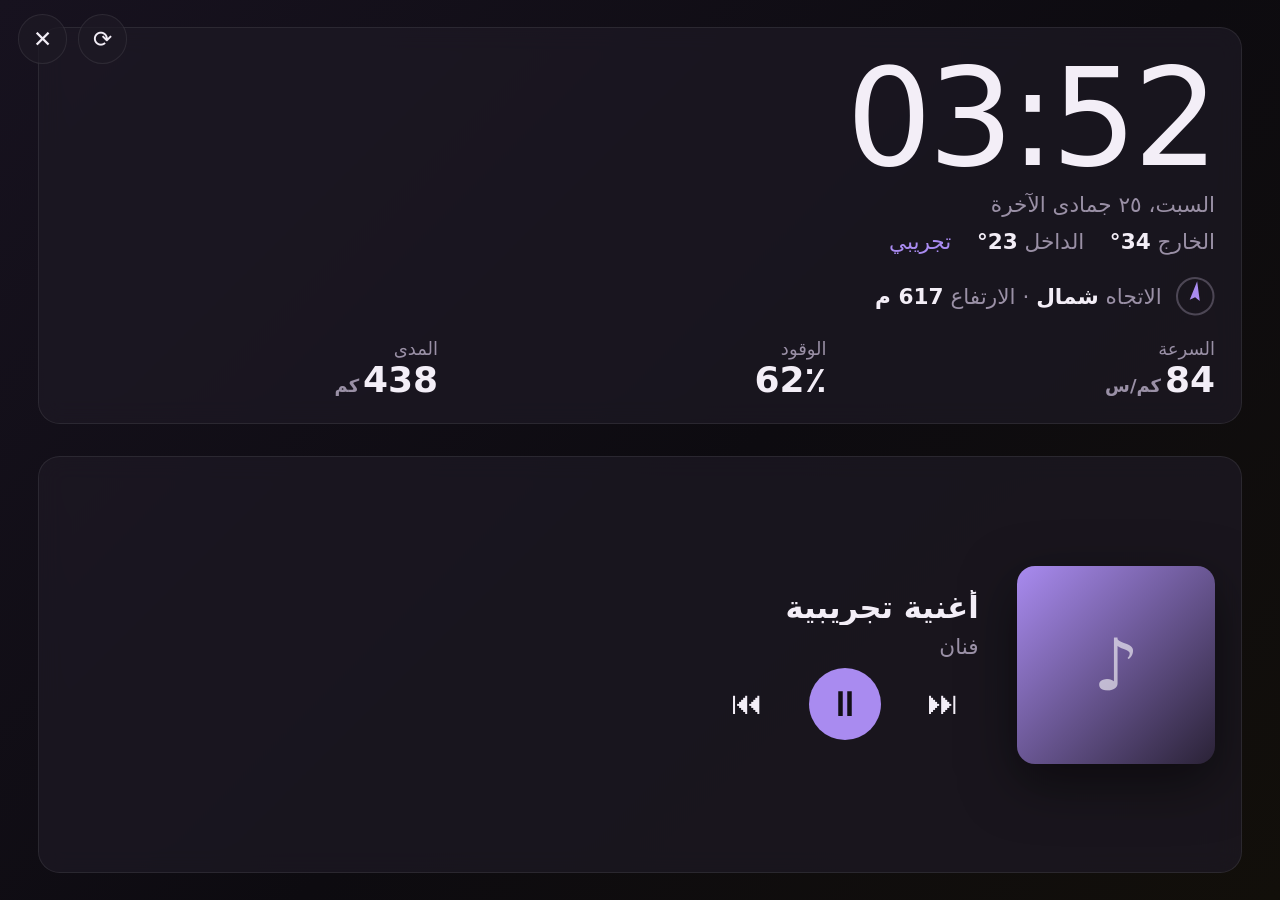
<file: app/src/main/assets/themes/journey.html>
<!doctype html>
<html lang="ar" dir="rtl">
<head>
<meta charset="utf-8">
<meta name="viewport" content="width=device-width,initial-scale=1,maximum-scale=1,user-scalable=no">
<title>رحلة</title>
<style>
  :root{--bg:#0d0b10;--panel:rgba(30,26,36,.72);--line:rgba(255,255,255,.08);--ink:#f3eef7;--dim:#9a90a6;--accent:#a98bf0}
  *{box-sizing:border-box;margin:0;padding:0}
  html{background:var(--bg)}
  html,body{width:100%;height:100%;overflow:hidden;color:var(--ink);
    font-family:system-ui,-apple-system,"Segoe UI",Roboto,"Noto Sans Arabic",sans-serif;-webkit-user-select:none;user-select:none}
  body{background:linear-gradient(135deg,#17121f 0%,#0d0b10 55%,#120f0a 100%)}
  .wrap{position:absolute;inset:0;display:grid;grid-template-columns:1.1fr 1fr;gap:2.5vw;padding:3vh 3vw}
  .card{background:var(--panel);border:1px solid var(--panel-c,var(--line));border-radius:2.4vh;padding:2.6vh 2vw;backdrop-filter:blur(12px);-webkit-backdrop-filter:blur(12px)}
  .left{display:flex;flex-direction:column;gap:2.4vh;min-height:0}
  .time{color:var(--num,var(--ink));font-size:min(9vw,20vh);font-weight:200;line-height:1;font-variant-numeric:tabular-nums;letter-spacing:-.03em}
  .date{color:var(--dim);font-size:min(1.6vw,3vh);margin-top:.6vh}
  .weather{display:flex;gap:2vw;margin-top:1.4vh;color:var(--dim);font-size:min(1.3vw,2.5vh)}
  .weather b{color:var(--ink);font-weight:600}
  .stats{display:grid;grid-template-columns:repeat(3,1fr);gap:1.2vw;margin-top:auto}
  .stat small{display:block;color:var(--dim);font-size:min(1.05vw,2vh)}
  .stat b{font-size:min(2.4vw,4.6vh);font-weight:600;font-variant-numeric:tabular-nums}
  .stat b em{font-style:normal;font-size:.5em;color:var(--dim);margin-inline-start:.3vw}
  .heading{display:flex;align-items:center;gap:1vw;color:var(--dim);font-size:min(1.3vw,2.5vh)}
  .heading svg{width:4.5vh;height:4.5vh;transition:transform .4s}
  .heading b{color:var(--ink)}

  .music{display:flex;flex-direction:column;justify-content:center;align-items:center;text-align:center;gap:2vh;min-height:0;position:relative;overflow:hidden}
  .music .art{width:min(22vw,44vh);height:min(22vw,44vh);border-radius:2vh;background:linear-gradient(135deg,var(--accent),#2a2236);box-shadow:0 2vh 6vh rgba(0,0,0,.5);
    background-size:cover;background-position:center;display:flex;align-items:center;justify-content:center;font-size:8vh;color:rgba(255,255,255,.6)}
  .music .title{font-size:min(2.2vw,4.2vh);font-weight:700;max-width:100%;white-space:nowrap;overflow:hidden;text-overflow:ellipsis}
  .music .artist{color:var(--dim);font-size:min(1.4vw,2.7vh);max-width:100%;white-space:nowrap;overflow:hidden;text-overflow:ellipsis}
  .controls{display:flex;gap:2vw;direction:ltr}
  .controls button{background:none;border:0;color:var(--ink);width:8vh;height:8vh;border-radius:50%;font-size:3.6vh}
  .controls button.play{background:var(--accent);color:#120f16;font-size:4vh}
  .controls button:active{transform:scale(.94)}
  .music.empty .controls,.music.empty .artist{opacity:.35}

  .chrome{position:absolute;top:1.6vh;left:1.4vw;display:flex;gap:.8vw;z-index:5}
  .chrome button{background:var(--panel);border:1px solid var(--line);color:var(--ink);border-radius:50%;width:5.5vh;height:5.5vh;font-size:2.6vh}

  @media (max-aspect-ratio:16/9){
    .wrap{grid-template-columns:1fr;grid-template-rows:auto 1fr}
    .music{flex-direction:row;justify-content:flex-start;text-align:start;gap:3vw}
    .music .art{width:22vh;height:22vh;flex:none}
    .music .meta{min-width:0;display:flex;flex-direction:column;gap:1vh}
    .time{color:var(--num,var(--ink));font-size:min(16vw,15vh)}
    .date,.weather,.heading,.music .artist{font-size:min(2.4vw,2.4vh)} .stat small{font-size:min(2vw,2vh)} .stat b{font-size:min(4.4vw,4vh)}
    .music .title{font-size:min(3.6vw,3.4vh)}
  }
  @media (max-aspect-ratio:1/1){ .music .art{display:none} .stats{grid-template-columns:1fr 1fr} .stat:nth-child(3){display:none} }
</style>
</head>
<body>
<div class="chrome"><button id="next" aria-label="الثيم التالي">⟳</button><button id="close" aria-label="إغلاق">✕</button></div>
<div class="wrap">
  <div class="card left">
    <div>
      <div class="time" id="time">--:--</div>
      <div class="date" id="date"></div>
      <div class="weather"><span>الخارج <b id="ext">—</b></span><span>الداخل <b id="in">—</b></span><span id="src" style="color:var(--accent)"></span></div>
    </div>
    <div class="heading">
      <svg viewBox="-20 -20 40 40" id="needle"><circle r="18" fill="none" stroke="currentColor" stroke-width="2" opacity=".4"/><path d="M0 -15 L5 4 L0 1 L-5 4 Z" fill="var(--accent)"/></svg>
      <span>الاتجاه <b id="dir">—</b> · الارتفاع <b id="alt">—</b></span>
    </div>
    <div class="stats">
      <div class="stat"><small>السرعة</small><b><span id="speed">0</span><em id="unit">كم/س</em></b></div>
      <div class="stat"><small>الوقود</small><b><span id="fuel">—</span></b></div>
      <div class="stat"><small>المدى</small><b><span id="range">—</span><em>كم</em></b></div>
    </div>
  </div>

  <div class="card music empty" id="music">
    <div class="art" id="art">♪</div>
    <div class="meta">
      <div class="title" id="title">لا يوجد تشغيل</div>
      <div class="artist" id="artist">شغّل الراديو أو الموسيقى من أي تطبيق</div>
      <div class="controls"><button id="prev">⏮</button><button class="play" id="play">▶</button><button id="nextT">⏭</button></div>
    </div>
  </div>
</div>

<script src="common.js"></script>
<script>
(function(){
  function $(id){return document.getElementById(id);}
  var n=Sahra.num;
  var DIRS=['شمال','شمال شرق','شرق','جنوب شرق','جنوب','جنوب غرب','غرب','شمال غرب'];
  var rot=0,last=null;
  window.onSahraData=function(d){
    $('speed').textContent=Math.round(Sahra.speed(d));
    $('unit').textContent=Sahra.unit(d);
    $('fuel').textContent=n(d.fuel,0,'٪');
    $('range').textContent=Sahra.int(d.range);
    $('ext').textContent=n(d.outsideTemp,0,'°');
    $('in').textContent=n(d.insideTemp,0,'°');
    $('alt').textContent=n(d.altitude,0,' م');
    $('src').textContent=d.demo?'تجريبي':'';
    if(d.compass!=null){
      $('dir').textContent=DIRS[Math.round(d.compass/45)%8];
      if(last!==null)rot+=((d.compass-last+540)%360)-180; else rot=d.compass;
      last=d.compass; $('needle').style.transform='rotate('+rot+'deg)';
    }
    var m=d.media||{};
    $('music').className='card music'+(m.title?'':' empty');
    $('title').textContent=m.title||'لا يوجد تشغيل';
    $('artist').textContent=m.title?(m.artist||''):'شغّل الراديو أو الموسيقى من أي تطبيق';
    var art=$('art');
    if(m.art){art.style.backgroundImage='url("'+m.art+'")';art.textContent='';}else{art.style.backgroundImage='';art.textContent='♪';}
    $('play').textContent=m.playing?'⏸':'▶';
  };
  $('close').onclick=function(){Sahra.host('close');};
  $('next').onclick=function(){Sahra.host('nextTheme');};
  $('prev').onclick=function(){Sahra.host('media','prev');};
  $('play').onclick=function(){Sahra.host('media','toggle');};
  $('nextT').onclick=function(){Sahra.host('media','next');};
  function tick(){
    var t=new Date();$('time').textContent=Sahra.clock();
    try{$('date').textContent=t.toLocaleDateString('ar-SA',{weekday:'long',day:'numeric',month:'long'});}catch(e){$('date').textContent=t.toDateString();}
  }
  tick();setInterval(tick,10000);
})();
</script>
</body>
</html>
</file>
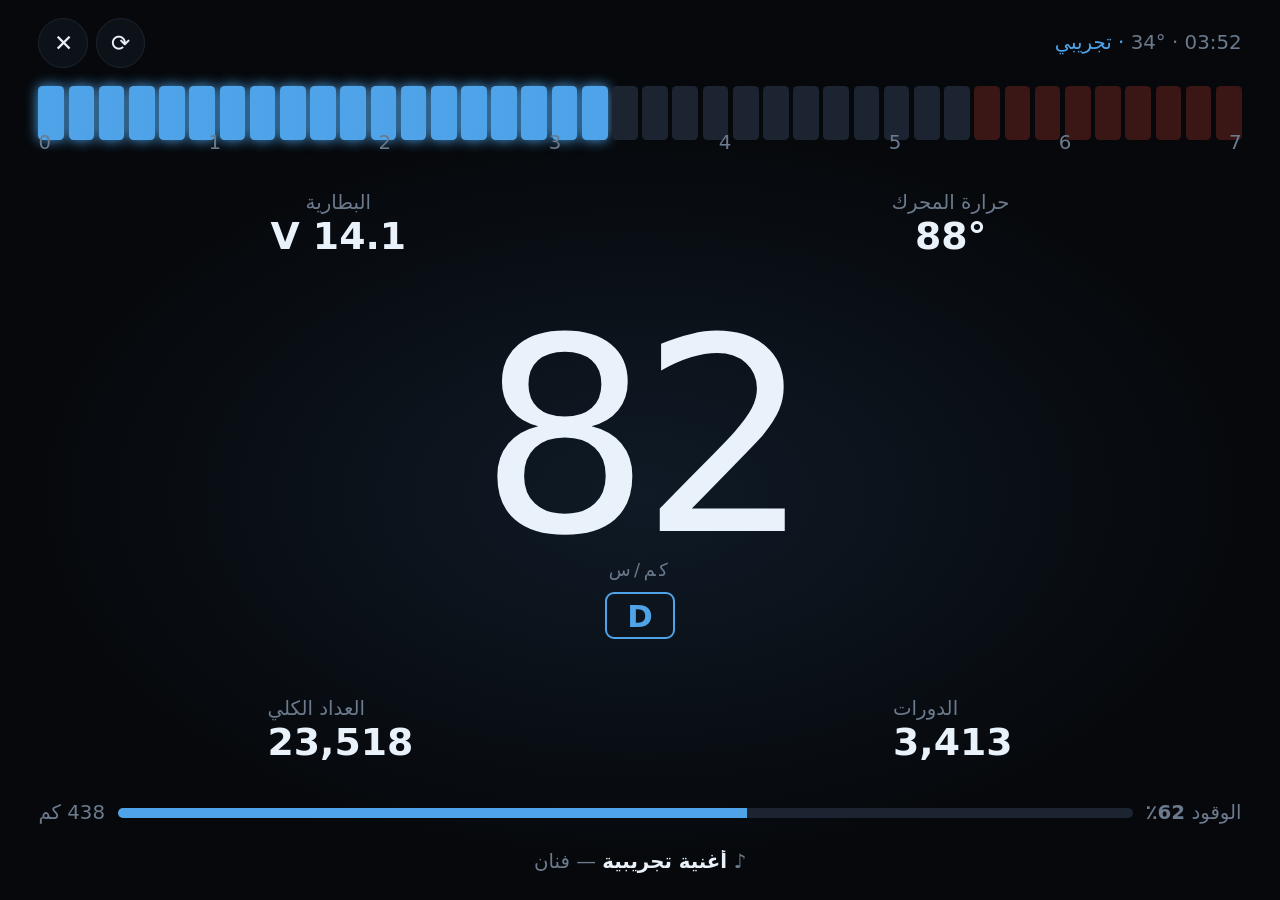
<file: app/src/main/assets/themes/pulse.html>
<!doctype html>
<html lang="ar" dir="rtl">
<head>
<meta charset="utf-8">
<meta name="viewport" content="width=device-width,initial-scale=1,maximum-scale=1,user-scalable=no">
<title>نبض</title>
<style>
  :root{--bg:#06080b;--panel:#0d1218;--line:#1b2430;--ink:#e9f1fa;--dim:#6b7a8c;--accent:#4fa3e8;--red:#ff5a4f}
  *{box-sizing:border-box;margin:0;padding:0}
  html{background:var(--bg)}
  html,body{width:100%;height:100%;overflow:hidden;color:var(--ink);
    font-family:system-ui,-apple-system,"Segoe UI",Roboto,"Noto Sans Arabic",sans-serif;-webkit-user-select:none;user-select:none}
  body{background:radial-gradient(70% 60% at 50% 55%,#0f1a26 0%,var(--bg) 70%)}
  .wrap{position:absolute;inset:0;display:grid;grid-template-rows:auto auto 1fr auto;padding:2vh 3vw 3vh;gap:2vh}
  .top{display:flex;justify-content:space-between;align-items:center;color:var(--dim);font-size:min(1.2vw,2.3vh);position:relative;z-index:5}
  .top button{background:var(--panel);border:1px solid var(--line);color:var(--ink);border-radius:50%;width:5.5vh;height:5.5vh;font-size:2.6vh;margin-inline-start:.6vw}

  /* شريط الدورات المقسّم */
  .rpm{direction:ltr;display:grid;gap:.35vw;height:6vh}
  .rpm i{border-radius:.5vh;background:var(--panel-c,var(--line));transition:background .08s}
  .rpm i.on{background:var(--accent);box-shadow:0 0 1.4vh var(--accent)}
  .rpm i.red{background:#3a1715}
  .rpm i.red.on{background:var(--red);box-shadow:0 0 1.4vh var(--red)}
  .rpmScale{direction:ltr;display:flex;justify-content:space-between;color:var(--dim);font-size:min(1vw,1.9vh);margin-top:-1vh}

  .main{transform:translateX(var(--g-shift,0)) scale(var(--g-scale,1));transition:transform .3s;display:grid;grid-template-columns:1fr auto 1fr;align-items:center;gap:3vw;direction:ltr}
  .side{display:flex;flex-direction:column;gap:2.4vh;direction:rtl}
  .side.left{align-items:flex-end;text-align:left;direction:ltr}
  .kv small{display:block;color:var(--dim);font-size:min(1.1vw,2.1vh)}
  .kv b{font-size:min(2.6vw,5vh);font-weight:700;font-variant-numeric:tabular-nums}
  .speed{text-align:center}
  .speed .n{color:var(--num,var(--ink));font-size:min(16vw,34vh);font-weight:200;line-height:.9;font-variant-numeric:tabular-nums;letter-spacing:-.04em}
  .speed .u{color:var(--dim);font-size:min(1.4vw,2.6vh);letter-spacing:.2em}
  .gear{display:inline-block;margin-top:1.4vh;padding:.4vh 1.6vw;border:2px solid var(--accent);border-radius:1vh;color:var(--accent);font-weight:800;font-size:min(2.4vw,4.6vh)}

  .bottom{display:grid;grid-template-columns:2fr 1fr;gap:2vw;align-items:center}
  .fuel{display:flex;align-items:center;gap:1vw}
  .fuel .bar{flex:1;height:1.2vh;background:var(--line);border-radius:1vh;overflow:hidden;direction:ltr}
  .fuel .bar i{display:block;height:100%;width:0;background:var(--accent);transition:width .6s}
  .fuel .bar i.low{background:var(--red)}
  .fuel span{color:var(--dim);font-size:min(1.2vw,2.3vh);white-space:nowrap}
  .now{color:var(--dim);font-size:min(1.2vw,2.3vh);white-space:nowrap;overflow:hidden;text-overflow:ellipsis;text-align:left}
  .now b{color:var(--ink);font-weight:600}

  @media (max-aspect-ratio:16/9){
    .main{grid-template-columns:1fr;gap:2vh}
    .side{flex-direction:row;justify-content:space-around;text-align:center}
    .side.left{direction:rtl;align-items:center}
    .speed .n{font-size:min(30vw,30vh)} .kv b{font-size:min(5vw,4.2vh)} .kv small,.top,.fuel span,.now,.rpmScale{font-size:min(2.4vw,2.2vh)}
    .bottom{grid-template-columns:1fr} .now{text-align:center}
  }
  @media (max-aspect-ratio:1/1){ .side.left{display:none} .speed .n{font-size:min(38vw,26vh)} }
</style>
</head>
<body>
<div class="wrap">
  <div class="top">
    <div><span id="clock">--:--</span> · <span id="ext">--°</span> <span id="src" style="color:var(--accent)"></span></div>
    <div><button id="next" aria-label="الثيم التالي">⟳</button><button id="close" aria-label="إغلاق">✕</button></div>
  </div>
  <div>
    <div class="rpm" id="rpm"></div>
    <div class="rpmScale" id="rpmScale"></div>
  </div>

  <div class="main">
    <div class="side">
      <div class="kv"><small>حرارة المحرك</small><b id="cool">—</b></div>
      <div class="kv"><small>البطارية</small><b id="batt">—</b></div>
    </div>
    <div class="speed">
      <div class="n" id="speed">0</div>
      <div class="u" id="unit">كم/س</div>
      <div class="gear" id="gear">P</div>
    </div>
    <div class="side left">
      <div class="kv"><small>الدورات</small><b id="rpmN">—</b></div>
      <div class="kv"><small>العداد الكلي</small><b id="odo">—</b></div>
    </div>
  </div>

  <div class="bottom">
    <div class="fuel"><span>الوقود <b id="fuelTxt">—</b></span><div class="bar"><i id="fuelBar"></i></div><span id="range">—</span></div>
    <div class="now" id="now"></div>
  </div>
</div>

<script src="common.js"></script>
<script>
(function(){
  function $(id){return document.getElementById(id);}
  var SEG=40,segs=[],built='';
  function build(max){
    if(built===String(max))return; built=String(max);
    var bar=$('rpm');bar.innerHTML='';segs=[];
    bar.style.gridTemplateColumns='repeat('+SEG+',1fr)';
    var redFrom=Math.floor(SEG*(max-1500)/max);
    for(var i=0;i<SEG;i++){var s=document.createElement('i');if(i>=redFrom)s.className='red';bar.appendChild(s);segs.push(s);}
    var sc=$('rpmScale'),k=Math.round(max/1000),h='';for(var j=0;j<=k;j++)h+='<span>'+j+'</span>';sc.innerHTML=h;
  }
  var cur=0,target=0;
  function frame(){
    cur+=(target-cur)*0.25;
    var on=Math.round(cur*SEG);
    for(var i=0;i<segs.length;i++){var c=segs[i].classList;if((i<on)!==c.contains('on'))c.toggle('on');}
    requestAnimationFrame(frame);
  }
  requestAnimationFrame(frame);

  var n=Sahra.num;
  window.onSahraData=function(d){
    var max=Sahra.rpmMax(d);build(max);
    target=Math.max(0,Math.min(1,(d.rpm||0)/max));
    $('speed').textContent=Math.round(Sahra.speed(d));
    $('unit').textContent=Sahra.unit(d);
    $('gear').textContent=d.gear||'-';
    $('rpmN').textContent=Sahra.int(d.rpm);
    $('cool').textContent=n(d.coolant,0,'°');
    $('batt').textContent=n(d.batteryVoltage,1,' V');
    $('odo').textContent=Sahra.int(d.odometer);
    $('ext').textContent=n(d.outsideTemp,0,'°');
    $('fuelTxt').textContent=n(d.fuel,0,'٪');
    var fb=$('fuelBar');fb.style.width=(d.fuel==null?0:d.fuel)+'%';fb.className=(d.fuel!=null&&d.fuel<15)?'low':'';
    $('range').textContent=d.range==null?'—':Sahra.int(d.range)+' كم';
    $('src').textContent=d.demo?'· تجريبي':'';
    var m=d.media||{};
    $('now').innerHTML='';
    if(m.title){var b=document.createElement('b');b.textContent=m.title;$('now').appendChild(document.createTextNode((m.playing?'♪ ':'❚❚ ')));$('now').appendChild(b);
      if(m.artist)$('now').appendChild(document.createTextNode(' — '+m.artist));}
  };
  $('close').onclick=function(){Sahra.host('close');};
  $('next').onclick=function(){Sahra.host('nextTheme');};
  $('now').onclick=function(){Sahra.host('media','toggle');};
  function tick(){$('clock').textContent=Sahra.clock();}
  tick();setInterval(tick,10000);
})();
</script>
</body>
</html>
</file>
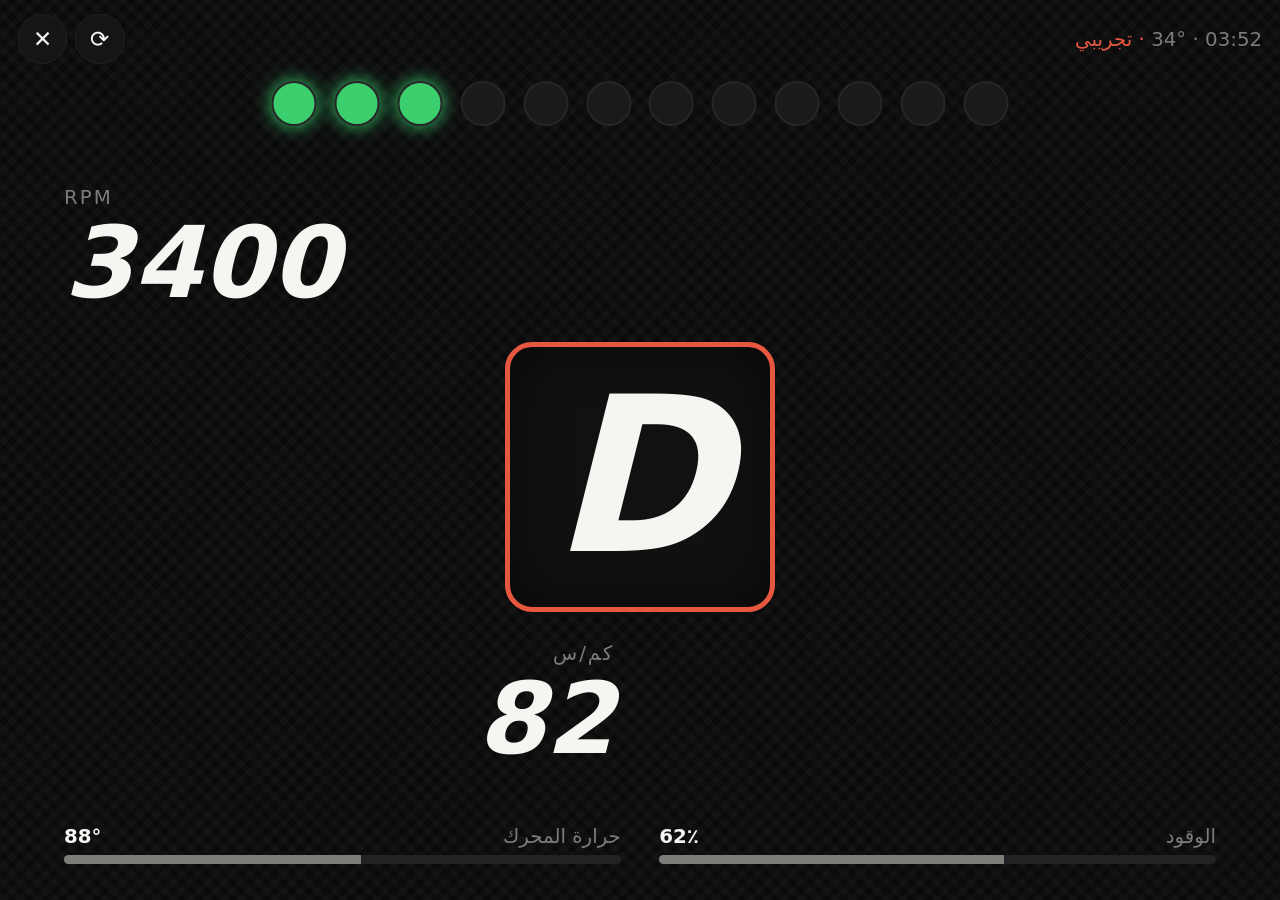
<file: app/src/main/assets/themes/track.html>
<!doctype html>
<html lang="ar" dir="rtl">
<head>
<meta charset="utf-8">
<meta name="viewport" content="width=device-width,initial-scale=1,maximum-scale=1,user-scalable=no">
<title>مضمار</title>
<style>
  :root{--bg:#0a0a0b;--ink:#f5f5f2;--dim:#7c7c78;--line:#222224;--accent:#e5583f;--ok:#3ccf6e;--warn:#f2b632}
  *{box-sizing:border-box;margin:0;padding:0}
  html{background:var(--bg)}
  html,body{width:100%;height:100%;overflow:hidden;color:var(--ink);
    font-family:system-ui,-apple-system,"Segoe UI",Roboto,"Noto Sans Arabic",sans-serif;-webkit-user-select:none;user-select:none}
  /* نسيج مربعات خفيف */
  body{background:
    repeating-linear-gradient(45deg,rgba(255,255,255,.018) 0 6px,transparent 6px 12px),
    repeating-linear-gradient(-45deg,rgba(255,255,255,.018) 0 6px,transparent 6px 12px),var(--bg)}
  .chrome{position:absolute;top:1.6vh;left:1.4vw;right:1.4vw;display:flex;justify-content:space-between;align-items:center;color:var(--dim);font-size:min(1.2vw,2.3vh);z-index:5}
  .chrome button{background:#151516;border:1px solid var(--line);color:var(--ink);border-radius:50%;width:5.5vh;height:5.5vh;font-size:2.6vh;margin-inline-start:.6vw}
  .lights{position:absolute;top:9vh;left:50%;transform:translateX(-50%);display:flex;gap:1.1vw;direction:ltr}
  .lights i{width:min(3.4vw,6.5vh);height:min(3.4vw,6.5vh);border-radius:50%;background:#1a1a1c;border:2px solid #262628;transition:background .06s,box-shadow .06s}
  .lights i.on.g{background:var(--ok);box-shadow:0 0 2vh var(--ok)}
  .lights i.on.y{background:var(--warn);box-shadow:0 0 2vh var(--warn)}
  .lights i.on.r{background:var(--accent);box-shadow:0 0 2vh var(--accent)}
  .lights.flash i.on{animation:flash .16s steps(1) infinite}
  @keyframes flash{50%{background:#1a1a1c;box-shadow:none}}
  .main{position:absolute;left:0;right:0;top:22vh;bottom:14vh;display:grid;grid-template-columns:1fr auto 1fr;align-items:center;direction:ltr;padding:0 5vw;
    transform:translateX(var(--g-shift,0)) scale(var(--g-scale,1));transition:transform .3s}
  html.swap .main{direction:rtl}
  .side{display:flex;flex-direction:column;gap:.4vh}
  .side.r{align-items:flex-end;text-align:right}
  .side small{color:var(--dim);font-size:min(1.2vw,2.3vh);letter-spacing:.1em}
  .side .n{font-size:min(7vw,15vh);font-weight:800;line-height:1;font-variant-numeric:tabular-nums;color:var(--num,var(--ink));font-style:italic}
  .gear{width:min(18vw,40vh);height:min(18vw,40vh);border-radius:3vh;border:.6vh solid var(--panel-c,var(--accent));display:flex;align-items:center;justify-content:center;
    font-size:min(14vw,30vh);font-weight:900;font-style:italic;color:var(--num,var(--ink));background:#111112;box-shadow:inset 0 0 6vh rgba(0,0,0,.6)}
  .bars{position:absolute;left:5vw;right:5vw;bottom:4vh;display:grid;grid-template-columns:1fr 1fr 1fr;gap:3vw;direction:rtl}
  .bar small{display:flex;justify-content:space-between;color:var(--dim);font-size:min(1.1vw,2.1vh);margin-bottom:.8vh}
  .bar small b{color:var(--ink);font-weight:700}
  .bar .t{height:1vh;background:var(--line);border-radius:1vh;overflow:hidden;direction:ltr}
  .bar .t i{display:block;height:100%;width:0;background:var(--tick,var(--dim));transition:width .5s}
  .bar .t i.hot{background:var(--accent)}

  @media (max-aspect-ratio:16/9){
    .main{grid-template-columns:1fr 1fr;grid-template-rows:auto auto;gap:2vh 4vw;top:20vh}
    .gear{grid-column:1/3;justify-self:center;width:30vh;height:30vh;font-size:24vh}
    .side .n{font-size:min(12vw,11vh)} .side small,.chrome,.bar small{font-size:min(2.4vw,2.2vh)}
    .lights{gap:1.4vw} .lights i{width:min(5vw,5vh);height:min(5vw,5vh)}
    .bars{grid-template-columns:1fr 1fr} .bar:nth-child(3){display:none}
  }
  @media (max-aspect-ratio:1/1){
    .lights i:nth-child(n+9){display:none}
    .side.l{display:none} .main{grid-template-columns:1fr} .gear{grid-column:1}
    .bars{grid-template-columns:1fr} .bar:nth-child(2){display:none}
  }
</style>
</head>
<body>
<div class="chrome">
  <div><span id="clock">--:--</span> · <span id="ext">--°</span> <span id="src" style="color:var(--accent)"></span></div>
  <div><button id="next" aria-label="الثيم التالي">⟳</button><button id="close" aria-label="إغلاق">✕</button></div>
</div>
<div class="lights" id="lights"></div>
<div class="main">
  <div class="side l"><small>RPM</small><div class="n" id="rpm">0</div></div>
  <div class="gear" id="gear">P</div>
  <div class="side r"><small id="unit">كم/س</small><div class="n" id="speed">0</div></div>
</div>
<div class="bars">
  <div class="bar"><small><span>الوقود</span><b id="fuelT">—</b></small><div class="t"><i id="fuel"></i></div></div>
  <div class="bar"><small><span>حرارة المحرك</span><b id="coolT">—</b></small><div class="t"><i id="cool"></i></div></div>
  <div class="bar"><small><span>البطارية</span><b id="battT">—</b></small><div class="t"><i id="batt"></i></div></div>
</div>

<script src="common.js"></script>
<script>
(function(){
  function $(id){return document.getElementById(id);}
  // 12 مصباحًا تبدأ من 35٪ من أقصى دورات: أخضر ثم أصفر ثم أحمر، وتومض عند 85٪
  var L=12,lights=[],box=$('lights');
  for(var i=0;i<L;i++){var e=document.createElement('i');e.className=i<5?'g':i<9?'y':'r';box.appendChild(e);lights.push(e);}
  var cur=0,target=0,max=7000;
  function frame(){
    cur+=(target-cur)*0.3;
    var from=max*0.35,to=max*0.85,f=Math.max(0,Math.min(1,(cur-from)/(to-from))),on=Math.round(f*L);
    for(var i=0;i<L;i++){var c=lights[i].classList;if((i<on)!==c.contains('on'))c.toggle('on');}
    box.classList.toggle('flash',cur>=to);
    $('rpm').textContent=Math.round(cur/10)*10;
    requestAnimationFrame(frame);
  }
  requestAnimationFrame(frame);

  var n=Sahra.num;
  function bar(id,v,min,maxV,hot){var f=v==null?0:Math.max(0,Math.min(1,(v-min)/(maxV-min)));var e=$(id);e.style.width=(f*100)+'%';e.className=hot?'hot':'';}
  window.onSahraData=function(d){
    max=Sahra.rpmMax(d); target=d.rpm||0;
    $('speed').textContent=Math.round(Sahra.speed(d));
    $('unit').textContent=Sahra.unit(d);
    $('gear').textContent=d.gear||'-';
    $('fuelT').textContent=n(d.fuel,0,'٪'); bar('fuel',d.fuel,0,100,d.fuel!=null&&d.fuel<15);
    $('coolT').textContent=n(d.coolant,0,'°'); bar('cool',d.coolant,40,130,d.coolant!=null&&d.coolant>=106);
    $('battT').textContent=n(d.batteryVoltage,1,' V'); bar('batt',d.batteryVoltage,10,15,d.batteryVoltage!=null&&d.batteryVoltage<11.8);
    $('ext').textContent=n(d.outsideTemp,0,'°');
    $('src').textContent=d.demo?'· تجريبي':'';
  };
  $('close').onclick=function(){Sahra.host('close');};
  $('next').onclick=function(){Sahra.host('nextTheme');};
  function tick(){$('clock').textContent=Sahra.clock();}
  tick();setInterval(tick,10000);
})();
</script>
</body>
</html>
</file>
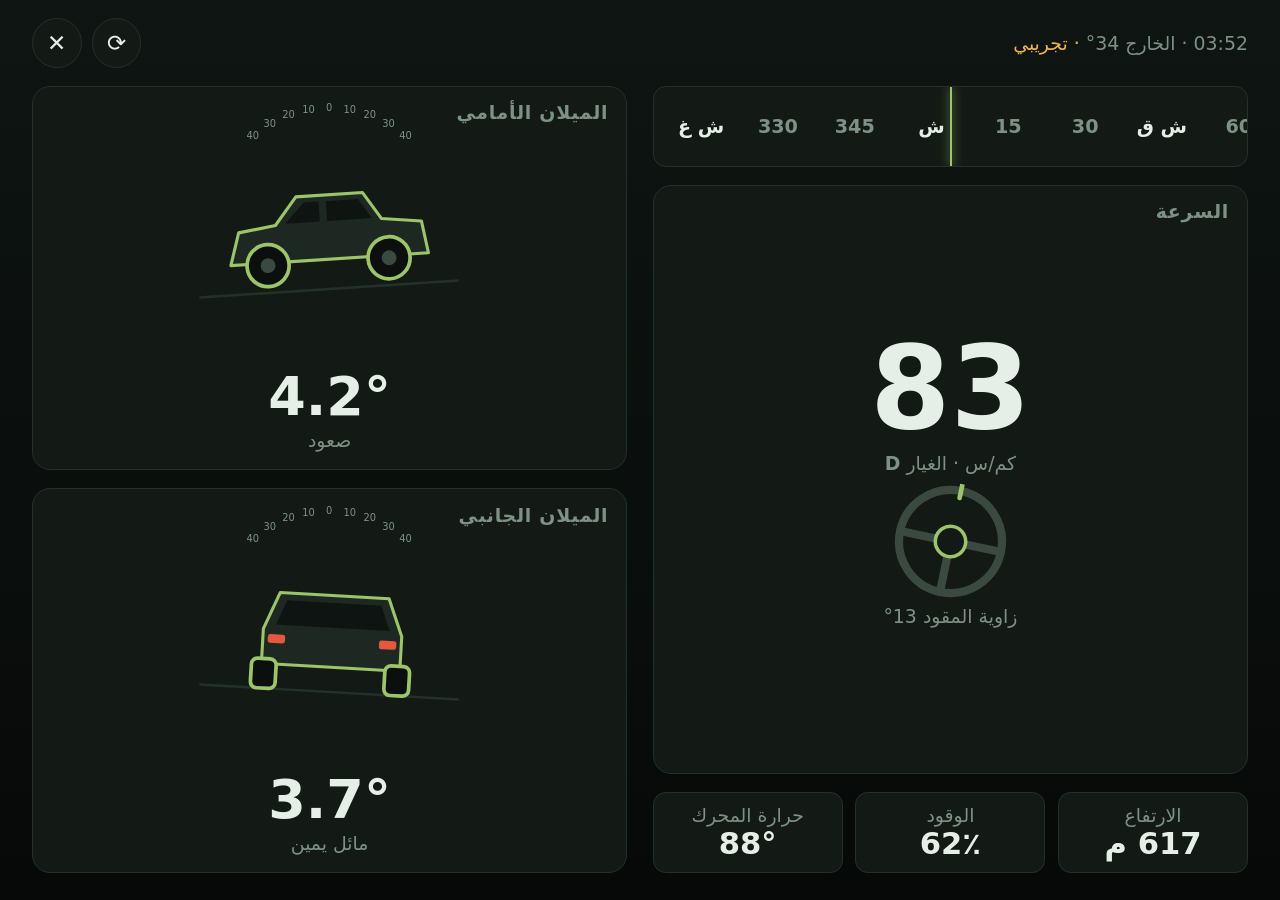
<file: app/src/main/assets/themes/trail.html>
<!doctype html>
<html lang="ar" dir="rtl">
<head>
<meta charset="utf-8">
<meta name="viewport" content="width=device-width,initial-scale=1,maximum-scale=1,user-scalable=no">
<title>مسار</title>
<style>
  :root{--bg:#0b0f0d;--panel:#131a16;--line:#24312a;--ink:#e6efe7;--dim:#7d9185;--moss:#9cc46b;--accent:#9cc46b;--amber:#f0b44c;--red:#e5583f}
  *{box-sizing:border-box;margin:0;padding:0}
  html{background:var(--bg)}
  html,body{width:100%;height:100%;overflow:hidden;background:var(--bg);color:var(--ink);
    font-family:system-ui,-apple-system,"Segoe UI",Roboto,"Noto Sans Arabic",sans-serif;-webkit-user-select:none;user-select:none}
  body{background:linear-gradient(180deg,#0e1512,#070908)}
  .wrap{position:absolute;inset:0;display:grid;grid-template-columns:1fr 1fr 1fr;grid-template-rows:auto 1fr;gap:2vh 2vw;padding:2vh 2.5vw 3vh}
  .top{grid-column:1/-1;position:relative;z-index:5;display:flex;justify-content:space-between;align-items:center;color:var(--dim);font-size:min(1.2vw,2.2vh)}
  .top .btns{display:flex;gap:.8vw}
  .top button{background:var(--panel);border:1px solid var(--line);color:var(--ink);border-radius:50%;width:5.5vh;height:5.5vh;font-size:2.6vh}
  .card{background:var(--panel);border:1px solid var(--panel-c,var(--line));border-radius:2vh;position:relative;display:flex;flex-direction:column;align-items:center;justify-content:center;padding:2vh 1.5vw;min-height:0}
  .card h3{position:absolute;top:1.6vh;right:1.4vw;font-size:min(1.1vw,2.1vh);color:var(--dim);font-weight:600;letter-spacing:.04em}
  .incl{width:100%;flex:1;min-height:0;display:flex;align-items:center;justify-content:center}
  .incl svg{height:100%;max-height:52vh;width:auto;overflow:visible}
  .val{color:var(--num,var(--ink));font-size:min(4.4vw,8.5vh);font-weight:800;font-variant-numeric:tabular-nums;line-height:1}
  .val.warn{color:var(--amber)} .val.bad{color:var(--red)}
  .sub{color:var(--dim);font-size:min(1.1vw,2.1vh);margin-top:.6vh}
  .mid{display:grid;grid-template-rows:auto 1fr auto;gap:2vh;min-height:0}
  .tape{height:9vh;overflow:hidden;position:relative;border-radius:1.4vh;background:var(--panel);border:1px solid var(--line);direction:ltr}
  .tape .strip{position:absolute;top:0;height:100%;display:flex;align-items:center;will-change:transform}
  .tape .strip span{width:6vw;text-align:center;font-weight:700;color:var(--dim);font-size:min(1.5vw,2.8vh)}
  .tape .strip span.card4{color:var(--ink)}
  .tape:after{content:'';position:absolute;left:50%;top:0;bottom:0;width:2px;background:var(--accent);box-shadow:0 0 10px var(--accent)}
  .speed{display:flex;flex-direction:column;align-items:center;justify-content:center}
  .speed .val{color:var(--num,var(--ink));font-size:min(9vw,18vh)}
  .stats{display:grid;grid-template-columns:repeat(3,1fr);gap:1vw}
  .stat{background:var(--panel);border:1px solid var(--line);border-radius:1.4vh;padding:1.2vh .8vw;text-align:center}
  .stat b{display:block;font-size:min(1.9vw,3.6vh);font-variant-numeric:tabular-nums}
  .stat small{color:var(--dim);font-size:min(1vw,1.9vh)}
  .wheel{width:13vh;height:13vh;margin-top:1vh}
  .incl svg path[stroke="#9cc46b"],.incl svg circle[stroke="#9cc46b"],.incl svg rect[stroke="#9cc46b"]{stroke:var(--accent)}
  /* نصف الشاشة: الميلانان فوق بعض بجانب السرعة */
  @media (max-aspect-ratio:16/9){
    .wrap{grid-template-columns:1fr 1fr;grid-template-rows:auto 1fr 1fr}
    #pitchCard{grid-column:2;grid-row:2}
    #rollCard{grid-column:2;grid-row:3}
    .mid{grid-column:1;grid-row:2/4}
    .val{color:var(--num,var(--ink));font-size:min(6vw,6vh)} .top,.sub,.card h3,.stat small{font-size:min(2vw,2.1vh)} .stat b{font-size:min(3.4vw,3.4vh)}
    .incl svg{max-height:22vh}
  }
  /* ثلث الشاشة: الميلانان والبوصلة فقط */
  @media (max-aspect-ratio:1/1){
    .wrap{grid-template-columns:1fr;grid-template-rows:auto auto 1fr 1fr}
    .mid{grid-column:1;grid-row:2;grid-template-rows:auto}
    .mid .speed,.mid .stats{display:none}
    #pitchCard{grid-column:1;grid-row:3}
    #rollCard{grid-column:1;grid-row:4}
    .val{color:var(--num,var(--ink));font-size:5vh} .top,.sub,.card h3{font-size:2vh}
    .tape .strip span{width:18vw;font-size:2.6vh}
  }
</style>
</head>
<body>
<div class="wrap">
  <div class="top">
    <div><span id="clock">--:--</span> · الخارج <span id="ext">--°</span> <span id="src" style="color:var(--amber)"></span></div>
    <div class="btns"><button id="next" aria-label="الثيم التالي">⟳</button><button id="close" aria-label="إغلاق">✕</button></div>
  </div>

  <div class="card" id="pitchCard">
    <h3>الميلان الأمامي</h3>
    <div class="incl"><svg viewBox="-110 -80 220 160" id="pitchSvg"></svg></div>
    <div class="val" id="pitch">0°</div>
    <div class="sub" id="pitchHint">مستوٍ</div>
  </div>

  <div class="mid">
    <div class="tape" id="tape"><div class="strip" id="strip"></div></div>
    <div class="card speed">
      <h3>السرعة</h3>
      <div class="val" id="speed">0</div>
      <div class="sub"><span id="spUnit">كم/س</span> · الغيار <b id="gear">P</b></div>
      <svg class="wheel" viewBox="-50 -50 100 100" id="wheel">
        <circle r="44" fill="none" stroke="#3b4a41" stroke-width="7"/>
        <path d="M-44 0 H-14 M14 0 H44 M0 14 V44" stroke="#3b4a41" stroke-width="7" stroke-linecap="round"/>
        <circle r="13" fill="#131a16" stroke="#9cc46b" stroke-width="3"/>
        <path d="M0 -50 V-38" stroke="#9cc46b" stroke-width="4" stroke-linecap="round"/>
      </svg>
      <div class="sub" id="steer">زاوية المقود 0°</div>
    </div>
    <div class="stats">
      <div class="stat"><small>الارتفاع</small><b id="alt">—</b></div>
      <div class="stat"><small>الوقود</small><b id="fuel">—</b></div>
      <div class="stat"><small>حرارة المحرك</small><b id="cool">—</b></div>
    </div>
  </div>

  <div class="card" id="rollCard">
    <h3>الميلان الجانبي</h3>
    <div class="incl"><svg viewBox="-110 -80 220 160" id="rollSvg"></svg></div>
    <div class="val" id="roll">0°</div>
    <div class="sub" id="rollHint">مستوٍ</div>
  </div>
</div>

<script src="common.js"></script>
<script>
(function(){
  function $(id){return document.getElementById(id);}
  // رسومات مبسطة أصلية لمركبة من الجانب ومن الخلف
  var SIDE='<g id="body"><line x1="-105" y1="42" x2="105" y2="42" stroke="#24312a" stroke-width="2"/>'+
    '<path d="M-78 18 L-70 -8 L-40 -12 L-22 -34 L32 -34 L46 -12 L78 -8 L82 18 Z" fill="#1d2822" stroke="#9cc46b" stroke-width="2.5" stroke-linejoin="round"/>'+
    '<path d="M-16 -29 L-4 -29 L-4 -13 L-32 -13 Z M2 -29 L28 -29 L38 -13 L2 -13 Z" fill="#0b0f0d" opacity=".8"/>'+
    '<circle cx="-48" cy="20" r="17" fill="#0b0f0d" stroke="#9cc46b" stroke-width="3"/><circle cx="50" cy="20" r="17" fill="#0b0f0d" stroke="#9cc46b" stroke-width="3"/>'+
    '<circle cx="-48" cy="20" r="6" fill="#3b4a41"/><circle cx="50" cy="20" r="6" fill="#3b4a41"/></g>';
  var REAR='<g id="body"><line x1="-105" y1="42" x2="105" y2="42" stroke="#24312a" stroke-width="2"/>'+
    '<path d="M-56 22 L-56 -6 L-44 -36 L44 -36 L56 -6 L56 22 Z" fill="#1d2822" stroke="#9cc46b" stroke-width="2.5" stroke-linejoin="round"/>'+
    '<path d="M-38 -30 L38 -30 L46 -10 L-46 -10 Z" fill="#0b0f0d" opacity=".8"/>'+
    '<rect x="-52" y="-2" width="14" height="7" rx="2" fill="#e5583f"/><rect x="38" y="-2" width="14" height="7" rx="2" fill="#e5583f"/>'+
    '<rect x="-64" y="18" width="20" height="24" rx="5" fill="#0b0f0d" stroke="#9cc46b" stroke-width="3"/><rect x="44" y="18" width="20" height="24" rx="5" fill="#0b0f0d" stroke="#9cc46b" stroke-width="3"/></g>';
  function scale(){var s='';for(var a=-40;a<=40;a+=10){var r=-a*Math.PI/180,x=Math.sin(r)*96,y=-Math.cos(r)*96+40;
    s+='<text x="'+x.toFixed(1)+'" y="'+(y-46).toFixed(1)+'" fill="#7d9185" font-size="8" text-anchor="middle">'+Math.abs(a)+'</text>';}return s;}
  $('pitchSvg').innerHTML=scale()+SIDE;
  $('rollSvg').innerHTML=scale()+REAR;
  var pBody=$('pitchSvg').querySelector('#body'),rBody=$('rollSvg').querySelector('#body');

  // شريط البوصلة
  var dirs={0:'ش',45:'ش ق',90:'ق',135:'ج ق',180:'ج',225:'ج غ',270:'غ',315:'ش غ'};
  var strip=$('strip'),html='';
  for(var k=-2;k<=2;k++){for(var d=0;d<360;d+=15){var lab=dirs[d]||d;html+='<span class="'+(dirs[d]?'card4':'')+'">'+lab+'</span>';}}
  strip.innerHTML=html;

  var cur={p:0,r:0,c:0,s:0,w:0},tgt={p:0,r:0,c:0,s:0,w:0};
  function cls(v){v=Math.abs(v);return v>=30?'val bad':v>=20?'val warn':'val';}
  function hint(v,pos,neg){var a=Math.abs(v);if(a<2)return 'مستوٍ';return (v>0?pos:neg)+(a>=30?' — خطر':a>=20?' — انتبه':'');}

  function frame(){
    for(var k in cur)cur[k]+=(tgt[k]-cur[k])*0.15;
    pBody.setAttribute('transform','rotate('+(-cur.p).toFixed(2)+' 0 42)');
    rBody.setAttribute('transform','rotate('+(cur.r).toFixed(2)+' 0 42)');
    $('wheel').style.transform='rotate('+cur.w.toFixed(1)+'deg)';
    var spanW=strip.firstChild?strip.firstChild.getBoundingClientRect().width:60;
    var idx=(360*2+cur.c)/15; // بداية الدورة الثالثة من خمس
    strip.style.transform='translateX('+($('tape').clientWidth/2-(idx+0.5)*spanW).toFixed(1)+'px)';
    requestAnimationFrame(frame);
  }
  requestAnimationFrame(frame);

  function n(v,d,u){return (v===null||v===undefined||!isFinite(v))?'—':Number(v).toFixed(d||0)+(u||'');}
  var lastC=0;
  window.onSahraData=function(d){
    var p=d.pitch||0,r=d.roll||0;
    tgt.p=p;tgt.r=r;tgt.s=d.speed||0;tgt.w=d.steering||0;
    if(d.compass!=null){var c=d.compass,diff=((c-lastC+540)%360)-180;tgt.c=cur.c+diff;lastC=c;
      if(Math.abs(cur.c)>720){cur.c=((cur.c%360)+360)%360;tgt.c=cur.c+diff;}}
    $('pitch').textContent=n(Math.abs(p),1,'°');$('pitch').className=cls(p);$('pitchHint').textContent=hint(p,'صعود','نزول');
    $('roll').textContent=n(Math.abs(r),1,'°');$('roll').className=cls(r);$('rollHint').textContent=hint(r,'مائل يمين','مائل يسار');
    $('speed').textContent=Math.round(Sahra.speed(d));$('spUnit').textContent=Sahra.unit(d);
    $('gear').textContent=d.gear||'-';
    $('steer').textContent='زاوية المقود '+n(d.steering,0,'°');
    $('alt').textContent=n(d.altitude,0,' م');
    $('fuel').textContent=n(d.fuel,0,'٪');
    $('cool').textContent=n(d.coolant,0,'°');
    $('ext').textContent=n(d.outsideTemp,0,'°');
    $('src').textContent=d.demo?'· تجريبي':'';
  };

  $('close').onclick=function(){Sahra.host('close');};
  $('next').onclick=function(){Sahra.host('nextTheme');};
  function tick(){var t=new Date();$('clock').textContent=('0'+t.getHours()).slice(-2)+':'+('0'+t.getMinutes()).slice(-2);}
  tick();setInterval(tick,10000);

})();
</script>
</body>
</html>
</file>
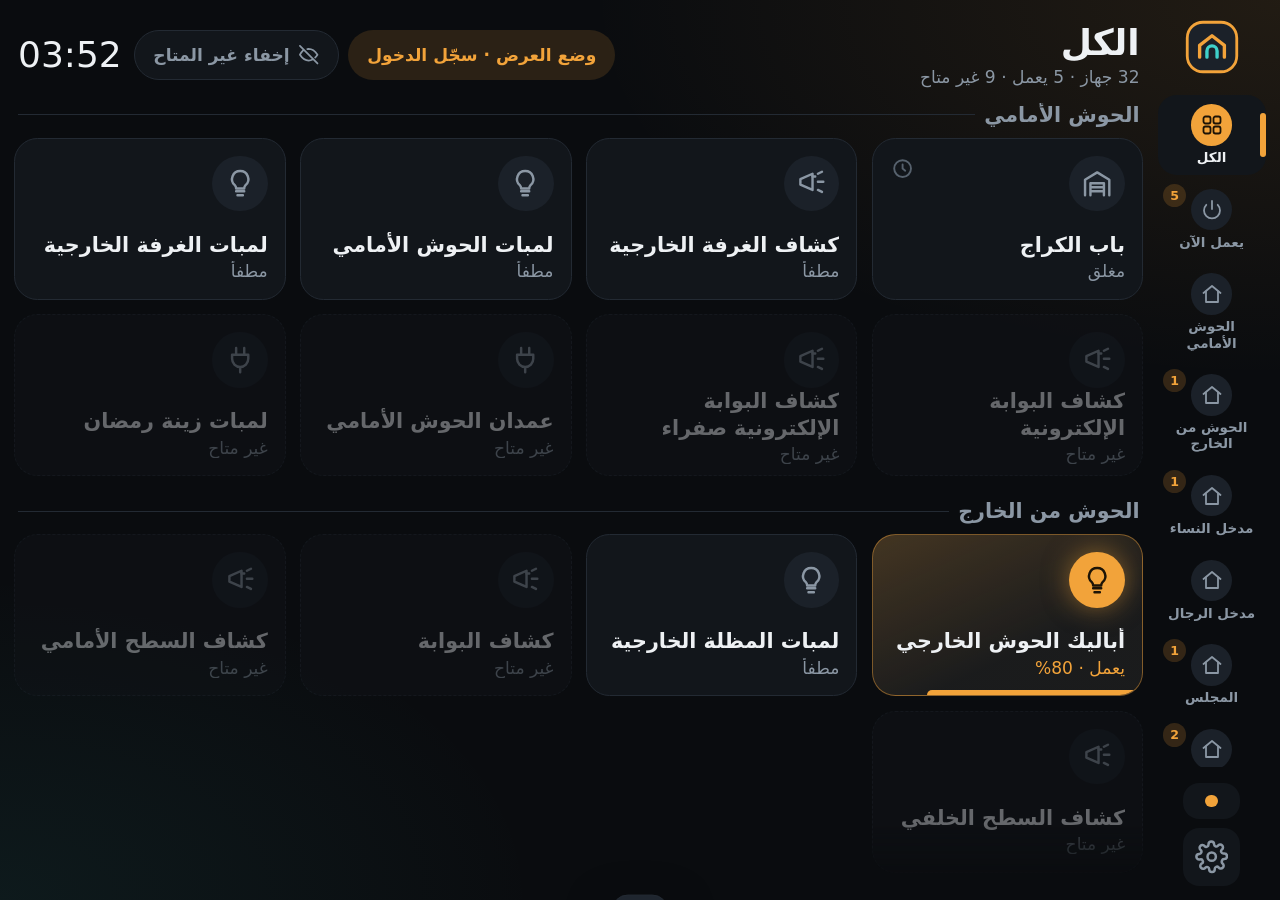
<file: home/app/src/main/assets/haval-home.html>
<!doctype html>
<html lang="ar" dir="rtl">
<head>
<meta charset="utf-8">
<meta name="viewport" content="width=device-width,initial-scale=1,maximum-scale=1,user-scalable=no">
<meta name="theme-color" content="#0a0c0f">
<meta name="mobile-web-app-capable" content="yes">
<title>منزلي</title>
<style>
:root{
  --bg:#0a0c0f; --panel:#12161b; --panel2:#1b2129; --line:#232a33;
  --text:#eef1f4; --mute:#8b97a4; --dim:#56616d;
  --accent:#f2a33a; --accent-rgb:242,163,58;
  --cool:#3fd0c9; --cool-rgb:63,208,201;
  --ok:#46d28a; --bad:#ff6363;
  --u:min(1vh,.55vw);
  --r:calc(var(--u)*2.6);
  --gap:calc(var(--u)*1.6);
}
*{box-sizing:border-box;margin:0;padding:0;-webkit-tap-highlight-color:transparent}
html{background:var(--bg);height:100%}
body{
  height:100vh;overflow:hidden;color:var(--text);
  font-family:"Noto Kufi Arabic","Noto Sans Arabic","Segoe UI",Tahoma,system-ui,sans-serif;
  background:
    radial-gradient(90% 70% at 100% 0%, rgba(var(--accent-rgb),.10), transparent 60%),
    radial-gradient(70% 60% at 0% 100%, rgba(var(--cool-rgb),.07), transparent 60%),
    var(--bg);
  display:grid;grid-template-columns:calc(var(--u)*30) calc(var(--u)*58) 1fr;
  grid-gap:var(--gap);gap:var(--gap);padding:var(--gap);
  user-select:none;-webkit-user-select:none;-webkit-touch-callout:none;touch-action:manipulation;
}
button{font:inherit;color:inherit;background:none;border:0;cursor:pointer}
svg{display:block}
.ic svg,.ri svg,.btn svg{width:58%;height:58%}

/* ---------- Rail ---------- */
.rail{display:flex;flex-direction:column;gap:calc(var(--u)*.8);min-height:0}
.brand{display:flex;align-items:center;gap:calc(var(--u)*1.4);padding:calc(var(--u)*1) calc(var(--u)*1.2) calc(var(--u)*2)}
.brand .mark{width:calc(var(--u)*6);height:calc(var(--u)*6);flex:none}
.brand b{font-size:calc(var(--u)*3.4);font-weight:800;letter-spacing:-.01em}
.brand small{display:block;font-size:calc(var(--u)*1.6);color:var(--mute);font-weight:500}
.rooms{flex:1;overflow-y:auto;display:flex;flex-direction:column;gap:calc(var(--u)*.6);scrollbar-width:none}
.rooms::-webkit-scrollbar{display:none}
.room{display:flex;align-items:center;gap:calc(var(--u)*1.4);padding:calc(var(--u)*1.3) calc(var(--u)*1.4);border-radius:calc(var(--r)*.8);color:var(--mute);font-size:calc(var(--u)*2.3);font-weight:600;text-align:right;position:relative;transition:background .2s,color .2s}
.room .ri{width:calc(var(--u)*4.6);height:calc(var(--u)*4.6);display:flex;align-items:center;justify-content:center;border-radius:50%;background:var(--panel2);flex:none}
.room span.t{flex:1;white-space:nowrap;overflow:hidden;text-overflow:ellipsis}
.room .cnt{min-width:calc(var(--u)*3.2);height:calc(var(--u)*3.2);padding:0 calc(var(--u)*.8);border-radius:99px;background:rgba(var(--accent-rgb),.18);color:var(--accent);font-size:calc(var(--u)*1.7);display:flex;align-items:center;justify-content:center;font-weight:700}
.room.sel{background:var(--panel);color:var(--text)}
.room.sel::before{content:"";position:absolute;right:0;top:22%;bottom:22%;width:calc(var(--u)*.6);border-radius:9px;background:var(--accent)}
.room.sel .ri{background:var(--accent);color:#1d1406}
.railfoot{display:flex;align-items:center;gap:calc(var(--u)*1);padding-top:calc(var(--u)*1)}
.conn{flex:1;display:flex;align-items:center;gap:calc(var(--u)*1);font-size:calc(var(--u)*1.8);color:var(--mute);padding:calc(var(--u)*1.2);border-radius:calc(var(--r)*.7);background:var(--panel);text-align:right;min-width:0}
.conn i{width:calc(var(--u)*1.4);height:calc(var(--u)*1.4);border-radius:50%;background:var(--dim);flex:none}
.conn span{white-space:nowrap;overflow:hidden;text-overflow:ellipsis}
.conn.on i{background:var(--ok);box-shadow:0 0 calc(var(--u)*1.2) var(--ok)}
.conn.demo i{background:var(--accent)}
.conn.connecting i{background:var(--accent);animation:blink 1s infinite}
.conn.error i{background:var(--bad)}
.btn{width:calc(var(--u)*6.4);height:calc(var(--u)*6.4);display:flex;align-items:center;justify-content:center;border-radius:calc(var(--r)*.7);background:var(--panel);color:var(--mute);flex:none}
.btn:active{background:var(--panel2)}

/* ---------- Hero column ---------- */
.hero{display:flex;flex-direction:column;gap:var(--gap);min-height:0}
.clock{display:flex;align-items:flex-end;justify-content:space-between;padding:calc(var(--u)*.6) calc(var(--u)*.8) 0}
.clock .time{font-size:calc(var(--u)*8.4);font-weight:300;line-height:.95;letter-spacing:-.03em;direction:ltr;font-variant-numeric:tabular-nums;font-family:"Segoe UI",Roboto,system-ui,sans-serif}
.clock .date{font-size:calc(var(--u)*2);color:var(--mute);margin-top:calc(var(--u)*.6)}
.out{text-align:left;font-size:calc(var(--u)*1.8);color:var(--mute)}
.out b{display:block;font-size:calc(var(--u)*4.4);color:var(--text);font-weight:600;direction:ltr}

.garage{flex:1;min-height:0;position:relative;overflow:hidden;border-radius:var(--r);background:linear-gradient(160deg,#171c23,#0f1317);border:1px solid var(--line);padding:calc(var(--u)*2.4);display:flex;flex-direction:column;gap:calc(var(--u)*1.2)}
.g-top{display:flex;justify-content:space-between;align-items:flex-start;gap:calc(var(--u)*1)}
.g-name{font-size:calc(var(--u)*2.8);font-weight:700}
.g-st{font-size:calc(var(--u)*2.1);color:var(--mute);margin-top:calc(var(--u)*.4)}
.g-pill{font-size:calc(var(--u)*1.7);padding:calc(var(--u)*.6) calc(var(--u)*1.4);border-radius:99px;background:rgba(70,210,138,.12);color:var(--ok);font-weight:700;white-space:nowrap}
.garage.open .g-pill,.garage.moving .g-pill{background:rgba(var(--accent-rgb),.15);color:var(--accent)}
.garage.na .g-pill{background:var(--panel2);color:var(--mute)}
.g-art{flex:1;min-height:0;width:100%}
.g-art .roof{stroke:var(--dim);stroke-width:2.4;fill:none;stroke-linejoin:round}
.g-art .frame{fill:#06080a;stroke:var(--line);stroke-width:2}
.g-art .door{transform-box:fill-box;transform-origin:50% 0;transition:transform 2.4s cubic-bezier(.6,0,.3,1)}
.g-art .door rect{fill:#2a323c;stroke:#0b0e11;stroke-width:1.2}
.garage.open .g-art .door{transform:scaleY(.1)}
.garage.moving .g-art .door rect{fill:#3a3020}
.g-art .glow{opacity:0;transition:opacity 1s}
.garage.open .g-art .glow{opacity:1}
.g-btn{position:relative;overflow:hidden;height:calc(var(--u)*8.4);border-radius:calc(var(--r)*.8);background:var(--accent);color:#1d1406;font-size:calc(var(--u)*2.5);font-weight:800;display:flex;align-items:center;justify-content:center;gap:calc(var(--u)*1.2);flex:none}
.g-btn svg{width:calc(var(--u)*3.4);height:calc(var(--u)*3.4)}
.garage.open .g-btn{background:var(--panel2);color:var(--text);border:1px solid var(--line)}
.garage.na .g-btn{background:var(--panel2);color:var(--dim)}

.scenes{display:grid;grid-template-columns:repeat(3,1fr);grid-gap:var(--gap);gap:var(--gap);flex:none}
.scene{position:relative;overflow:hidden;height:calc(var(--u)*11);border-radius:calc(var(--r)*.8);background:var(--panel);border:1px solid var(--line);display:flex;flex-direction:column;align-items:center;justify-content:center;gap:calc(var(--u)*.8);font-size:calc(var(--u)*1.9);font-weight:600;color:var(--text);padding:0 calc(var(--u)*.6);text-align:center}
.scene .ic{width:calc(var(--u)*4.6);height:calc(var(--u)*4.6);display:flex;align-items:center;justify-content:center;border-radius:50%;background:rgba(var(--cool-rgb),.14);color:var(--cool)}
.scene span{white-space:nowrap;overflow:hidden;text-overflow:ellipsis;max-width:100%}
.scene.flash{animation:flash .9s}

.media{flex:none;display:flex;align-items:center;gap:calc(var(--u)*1.4);padding:calc(var(--u)*1.4);border-radius:calc(var(--r)*.8);background:var(--panel);border:1px solid var(--line)}
.media .art{width:calc(var(--u)*6.4);height:calc(var(--u)*6.4);border-radius:calc(var(--u)*1.4);background:linear-gradient(135deg,rgba(var(--accent-rgb),.5),rgba(var(--cool-rgb),.35));display:flex;align-items:center;justify-content:center;color:#0a0c0f;flex:none}
.media .art svg{width:50%;height:50%}
.media .mt{flex:1;min-width:0}
.media .mt b{display:block;font-size:calc(var(--u)*2.1);white-space:nowrap;overflow:hidden;text-overflow:ellipsis}
.media .mt small{font-size:calc(var(--u)*1.7);color:var(--mute);white-space:nowrap;overflow:hidden;text-overflow:ellipsis;display:block}
.media .btn{width:calc(var(--u)*6);height:calc(var(--u)*6);background:var(--panel2);color:var(--text)}
.media .btn.pp{background:var(--accent);color:#1d1406;border-radius:50%}

/* ---------- Main ---------- */
.main{display:flex;flex-direction:column;min-height:0;min-width:0}
.mhead{display:flex;align-items:center;gap:calc(var(--u)*1.4);padding:calc(var(--u)*1) calc(var(--u)*.4) calc(var(--u)*1.8)}
.mhead h1{font-size:calc(var(--u)*4);font-weight:800;line-height:1.1}
.mhead .sub{font-size:calc(var(--u)*1.9);color:var(--mute);margin-top:calc(var(--u)*.4)}
.mhead .grow{flex:1;min-width:0}
.mclock{display:none;font-size:calc(var(--u)*4);font-weight:300;direction:ltr;font-family:"Segoe UI",Roboto,system-ui,sans-serif}
.chip{position:relative;overflow:hidden;display:flex;align-items:center;gap:calc(var(--u)*.8);height:calc(var(--u)*5.6);padding:0 calc(var(--u)*2);border-radius:99px;background:var(--panel);border:1px solid var(--line);font-size:calc(var(--u)*1.9);color:var(--mute);font-weight:600;white-space:nowrap}
.chip svg{width:calc(var(--u)*2.6);height:calc(var(--u)*2.6)}
.chip.act{color:var(--text);border-color:rgba(var(--accent-rgb),.5)}
.chip.warn{background:rgba(var(--accent-rgb),.14);color:var(--accent);border-color:rgba(var(--accent-rgb),.35)}
.chip.demo{background:rgba(var(--accent-rgb),.14);color:var(--accent);border-color:transparent}
.scroll{flex:1;min-height:0;overflow-y:auto;scrollbar-width:none;padding-bottom:calc(var(--u)*2);-webkit-mask-image:linear-gradient(to bottom,#000 92%,transparent);mask-image:linear-gradient(to bottom,#000 92%,transparent)}
.scroll::-webkit-scrollbar{display:none}
.sec{margin-bottom:calc(var(--u)*2.6)}
.sec h2{font-size:calc(var(--u)*2.3);font-weight:700;color:var(--mute);margin:0 calc(var(--u)*.4) calc(var(--u)*1.2);display:flex;align-items:center;gap:calc(var(--u)*1)}
.sec h2::after{content:"";flex:1;height:1px;background:var(--line)}
.grid{display:grid;grid-template-columns:repeat(auto-fill,minmax(calc(var(--u)*27),1fr));grid-gap:var(--gap);gap:var(--gap)}

.tile{position:relative;overflow:hidden;height:calc(var(--u)*18);padding:calc(var(--u)*1.9);border-radius:var(--r);background:var(--panel);border:1px solid var(--line);display:flex;flex-direction:column;justify-content:space-between;text-align:right;transition:background .3s,border-color .3s,transform .12s,opacity .3s}
.tile:active{transform:scale(.97)}
.tile .top{display:flex;justify-content:space-between;align-items:flex-start}
.tile .ic{width:calc(var(--u)*6.2);height:calc(var(--u)*6.2);border-radius:50%;display:flex;align-items:center;justify-content:center;background:var(--panel2);color:var(--mute);transition:all .3s}
.tile .badge{color:var(--dim);width:calc(var(--u)*2.8);height:calc(var(--u)*2.8)}
.tile .nm{font-size:calc(var(--u)*2.3);font-weight:700;line-height:1.3;display:-webkit-box;-webkit-line-clamp:2;-webkit-box-orient:vertical;overflow:hidden}
.tile .st{font-size:calc(var(--u)*1.9);color:var(--mute);margin-top:calc(var(--u)*.3);white-space:nowrap;overflow:hidden;text-overflow:ellipsis}
.tile .bar{position:absolute;bottom:0;right:0;height:calc(var(--u)*.6);background:var(--accent);border-radius:9px 0 0 0;transition:width .4s}
.tile.on{background:linear-gradient(155deg,rgba(var(--accent-rgb),.22),rgba(var(--accent-rgb),.04) 65%),var(--panel);border-color:rgba(var(--accent-rgb),.45)}
.tile.on .ic{background:var(--accent);color:#1d1406;box-shadow:0 0 calc(var(--u)*3) rgba(var(--accent-rgb),.5)}
.tile.on .st{color:var(--accent)}
.tile.cool.on{background:linear-gradient(155deg,rgba(var(--cool-rgb),.2),rgba(var(--cool-rgb),.04) 65%),var(--panel);border-color:rgba(var(--cool-rgb),.45)}
.tile.cool.on .ic{background:var(--cool);color:#04201f;box-shadow:0 0 calc(var(--u)*3) rgba(var(--cool-rgb),.45)}
.tile.cool.on .st{color:var(--cool)}
.tile.cool.on .bar{background:var(--cool)}
.tile.cool.on .fan-spin{animation:spin 1.6s linear infinite;transform-origin:12px 12px}
.tile.sensor .ic{background:rgba(var(--cool-rgb),.12);color:var(--cool)}
.tile.sensor .st{font-size:calc(var(--u)*3.2);color:var(--text);font-weight:600;direction:ltr;text-align:right}
.tile.na{opacity:.4;border-style:dashed}
.tile.busy .ic{animation:pulse .9s infinite}
.tile.warn{border-color:rgba(var(--accent-rgb),.6)}

[data-hold="act"]::after{content:"";position:absolute;top:0;right:0;bottom:0;left:0;background:rgba(255,255,255,.18);transform:scaleX(0);transform-origin:right;pointer-events:none}
[data-hold="act"].holding::after{transform:scaleX(1);transition:transform var(--hold,900ms) linear}

.empty{display:flex;flex-direction:column;align-items:center;justify-content:center;height:60%;color:var(--mute);font-size:calc(var(--u)*2.3);text-align:center;gap:calc(var(--u)*1)}
.empty svg{width:calc(var(--u)*8);height:calc(var(--u)*8);color:var(--dim);margin:auto}

/* ---------- Overlays ---------- */
.toast{position:fixed;left:50%;bottom:calc(var(--u)*4);transform:translate(-50%,200%);background:#1f262f;border:1px solid var(--line);padding:calc(var(--u)*1.6) calc(var(--u)*3);border-radius:99px;font-size:calc(var(--u)*2.1);transition:transform .3s;z-index:20;white-space:nowrap;box-shadow:0 calc(var(--u)*2) calc(var(--u)*5) rgba(0,0,0,.5)}
.toast.show{transform:translate(-50%,0)}
.veil{position:fixed;top:0;right:0;bottom:0;left:0;background:rgba(0,0,0,.6);display:none;align-items:center;justify-content:center;z-index:10;padding:var(--gap)}
.veil.show{display:flex}
.sheet{width:min(92vw,calc(var(--u)*110));max-height:94vh;overflow-y:auto;background:#12161b;border:1px solid var(--line);border-radius:var(--r);padding:calc(var(--u)*3)}
.sheet h3{font-size:calc(var(--u)*3);margin-bottom:calc(var(--u)*2)}
.field{display:block;margin-bottom:calc(var(--u)*1.8)}
.field span{display:block;font-size:calc(var(--u)*1.8);color:var(--mute);margin-bottom:calc(var(--u)*.6)}
.field input,.field select{width:100%;height:calc(var(--u)*6.4);border-radius:calc(var(--u)*1.4);border:1px solid var(--line);background:#0b0e12;color:var(--text);font:inherit;font-size:calc(var(--u)*2.1);padding:0 calc(var(--u)*1.6);direction:ltr;text-align:left}
.field select{direction:rtl;text-align:right}
.row2{display:grid;grid-template-columns:1fr 1fr;gap:calc(var(--u)*1.6)}
.check{display:flex;align-items:center;gap:calc(var(--u)*1.2);font-size:calc(var(--u)*2);margin:calc(var(--u)*.6) 0 calc(var(--u)*2)}
.check input{width:calc(var(--u)*3);height:calc(var(--u)*3);accent-color:var(--accent)}
.hint{font-size:calc(var(--u)*1.7);color:var(--mute);line-height:1.7;background:#0b0e12;border-radius:calc(var(--u)*1.4);padding:calc(var(--u)*1.4) calc(var(--u)*1.8);margin-bottom:calc(var(--u)*2)}
.actions{display:flex;gap:calc(var(--u)*1.2);justify-content:flex-start}
.pbtn{height:calc(var(--u)*6.4);padding:0 calc(var(--u)*3.4);border-radius:calc(var(--u)*1.6);background:var(--accent);color:#1d1406;font-weight:800;font-size:calc(var(--u)*2.1)}
.sbtn{height:calc(var(--u)*6.4);padding:0 calc(var(--u)*3);border-radius:calc(var(--u)*1.6);background:var(--panel2);font-size:calc(var(--u)*2.1)}
.dim-wrap{display:flex;align-items:center;gap:calc(var(--u)*2);margin:calc(var(--u)*2) 0 calc(var(--u)*3)}
.dim-wrap b{font-size:calc(var(--u)*4.4);min-width:calc(var(--u)*12);direction:ltr;text-align:left}
input[type=range]{flex:1;-webkit-appearance:none;appearance:none;height:calc(var(--u)*7);border-radius:calc(var(--u)*2);background:linear-gradient(to left,var(--accent) var(--p,50%),#232a33 var(--p,50%));direction:rtl}
input[type=range]::-webkit-slider-thumb{-webkit-appearance:none;width:calc(var(--u)*4);height:calc(var(--u)*7);border-radius:calc(var(--u)*1.4);background:#fff}
input[type=range]::-moz-range-thumb{width:calc(var(--u)*4);height:calc(var(--u)*7);border-radius:calc(var(--u)*1.4);background:#fff;border:0}

@keyframes blink{50%{opacity:.25}}
@keyframes pulse{50%{opacity:.4}}
@keyframes spin{to{transform:rotate(360deg)}}
@keyframes flash{0%{background:rgba(var(--cool-rgb),.35)}100%{background:var(--panel)}}

/* ---------- Half screen (≈960×720) ---------- */
@media (max-aspect-ratio:3/2) and (min-aspect-ratio:1/1){
  :root{--u:min(1vh,.75vw)}
  body{grid-template-columns:calc(var(--u)*12) 1fr}
  .hero{display:none}
  .brand{justify-content:center;padding:calc(var(--u)*.6) 0 calc(var(--u)*1.6)}
  .brand div{display:none}
  .room{flex-direction:column;gap:calc(var(--u)*.4);padding:calc(var(--u)*1) calc(var(--u)*.4);font-size:calc(var(--u)*1.5);text-align:center}
  .room span.t{white-space:normal;line-height:1.2;max-height:2.4em}
  .room .cnt{position:absolute;top:calc(var(--u)*.4);left:calc(var(--u)*.6);min-width:calc(var(--u)*2.6);height:calc(var(--u)*2.6);font-size:calc(var(--u)*1.4)}
  .railfoot{flex-direction:column}
  .conn span{display:none}
  .conn{flex:none;justify-content:center;width:calc(var(--u)*6.4);height:calc(var(--u)*4)}
  .mclock{display:block}
  .grid{grid-template-columns:repeat(auto-fill,minmax(calc(var(--u)*24),1fr))}
}
/* ---------- Third screen (≈640×720): essentials only ---------- */
@media (max-aspect-ratio:1/1) and (min-aspect-ratio:7/10){
  :root{--u:min(1vh,1.05vw)}
  body{grid-template-columns:1fr}
  .rail,.main{display:none}
  .hero{display:flex}
  .clock .time{font-size:calc(var(--u)*7)}
  .media{display:none}
  .scene{height:calc(var(--u)*9.5)}
}
/* ---------- Phone (portrait) ---------- */
@media (max-aspect-ratio:7/10){
  :root{--u:min(1.9vw,1.1vh);--gap:calc(var(--u)*1.4)}
  body{display:flex;flex-direction:column;height:100vh;height:100dvh}
  .hero{order:1;flex:none;display:flex}
  .rail{order:2;flex-direction:row;align-items:center;flex:none;gap:calc(var(--u)*1)}
  .main{order:3;flex:1}
  .brand{display:none}
  .rooms{flex-direction:row;overflow-x:auto;overflow-y:hidden;gap:calc(var(--u)*.8)}
  .room{flex:none;padding:calc(var(--u)*.9) calc(var(--u)*1.6) calc(var(--u)*.9) calc(var(--u)*1.2);border-radius:99px;background:var(--panel);font-size:calc(var(--u)*2)}
  .room .ri{width:calc(var(--u)*3.8);height:calc(var(--u)*3.8)}
  .room.sel{background:rgba(var(--accent-rgb),.16);color:var(--text)}
  .room.sel::before{display:none}
  .railfoot{padding:0;flex:none}
  .conn{display:none}
  .btn{width:calc(var(--u)*5.6);height:calc(var(--u)*5.6);border-radius:50%}
  .clock .time{font-size:calc(var(--u)*6.4)}
  .out b{font-size:calc(var(--u)*3.6)}
  .garage{flex:none;display:grid;grid-template-columns:1fr auto;align-items:center;gap:calc(var(--u)*1.4);padding:calc(var(--u)*1.8)}
  .g-top{display:block}
  .g-pill{display:inline-block;margin-top:calc(var(--u)*.8)}
  .g-art{display:none}
  .g-btn{height:calc(var(--u)*8);padding:0 calc(var(--u)*2.4);font-size:calc(var(--u)*2.2)}
  .scenes .scene{height:calc(var(--u)*9)}
  .media{display:none}
  .mhead{flex-wrap:wrap;padding:calc(var(--u)*.4) calc(var(--u)*.2) calc(var(--u)*1.2)}
  .mhead h1{font-size:calc(var(--u)*3.2)}
  #chips{order:3;width:100%;overflow-x:auto}
  .chip{height:calc(var(--u)*4.8);font-size:calc(var(--u)*1.8)}
  .grid{grid-template-columns:repeat(auto-fill,minmax(calc(var(--u)*20),1fr))}
  .tile{height:calc(var(--u)*17);padding:calc(var(--u)*1.6)}
  .tile .ic{width:calc(var(--u)*5.4);height:calc(var(--u)*5.4)}
  .tile .nm{font-size:calc(var(--u)*2.1)}
  .tile .st{font-size:calc(var(--u)*1.8)}
  .toast{white-space:normal;text-align:center;max-width:90vw}
}

/* ---------- Older car WebViews: spacing when flexbox gap is unsupported ---------- */
.nogap .rail>*+*,.nogap .rooms>*+*,.nogap .hero>*+*,.nogap .garage>*+*,.nogap .scene>*+*,.nogap .empty>*+*{margin-top:calc(var(--u)*1.2)}
.nogap .hero>*+*{margin-top:var(--gap)}
.nogap .brand>*+*,.nogap .room>*+*,.nogap .railfoot>*+*,.nogap .conn>*+*,.nogap .g-top>*+*,.nogap .g-btn>*+*,.nogap .media>*+*,.nogap .mhead>*+*,.nogap #chips>*+*,.nogap .chip>*+*,.nogap .check>*+*,.nogap .actions>*+*,.nogap .dim-wrap>*+*{margin-right:calc(var(--u)*1.2)}
@media (max-aspect-ratio:3/2) and (min-aspect-ratio:1/1){
  .nogap .room>*+*,.nogap .railfoot>*+*{margin-right:0;margin-top:calc(var(--u)*.6)}
}
@media (max-aspect-ratio:7/10){
  .nogap .rail>*+*,.nogap .rooms>*+*{margin-top:0;margin-right:calc(var(--u)*1)}
  .nogap .garage>*+*{margin-top:0;margin-right:calc(var(--u)*1.4)}
}
#boot{position:fixed;top:0;left:0;right:0;z-index:99;display:none;padding:14px 18px;background:#5a1414;color:#fff;font:16px/1.6 Tahoma,sans-serif;direction:rtl;white-space:pre-wrap}
</style>
<script>
/* Runs before anything else, in plain ES5 so even old car WebViews execute it:
   sizes the layout unit without CSS min(), detects flexbox gap support, and shows any script error on screen. */
(function(){
  function fitU(){
    var w=window.innerWidth||1920,h=window.innerHeight||720,r=w/h,u;
    if(r<=0.7)u=Math.min(w*0.019,h*0.011);
    else if(r<=1)u=Math.min(h*0.01,w*0.0105);
    else if(r<=1.5)u=Math.min(h*0.01,w*0.0075);
    else u=Math.min(h*0.01,w*0.0055);
    document.documentElement.style.setProperty('--u',u.toFixed(3)+'px');
  }
  fitU();window.addEventListener('resize',fitU);
  try{
    var d=document.createElement('div');d.style.cssText='display:flex;flex-direction:column;row-gap:1px;position:absolute;visibility:hidden';
    d.appendChild(document.createElement('div'));d.appendChild(document.createElement('div'));
    document.documentElement.appendChild(d);var ok=d.scrollHeight===1;d.parentNode.removeChild(d);
    if(!ok)document.documentElement.className+=' nogap';
  }catch(e){}
  window.__bootErr=[];
  window.onerror=function(m,src,l,c){
    window.__bootErr.push(m+' (سطر '+l+':'+c+')');
    var b=document.getElementById('boot');
    if(b){b.style.display='block';b.textContent='خطأ في الواجهة — صوّر هذه الرسالة:\n'+window.__bootErr.join('\n')+'\n'+navigator.userAgent}
  };
})();
</script>
</head>
<body>
<div id="boot"></div>

<aside class="rail">
  <div class="brand">
    <svg class="mark" viewBox="0 0 48 48" fill="none">
      <rect x="2" y="2" width="44" height="44" rx="14" fill="#1b2129" stroke="var(--accent)" stroke-width="2.5"/>
      <path d="M13 33V22.5L24 14l11 8.5V33" stroke="var(--accent)" stroke-width="3" stroke-linecap="round" stroke-linejoin="round"/>
      <path d="M19.5 33v-5.5a4.5 4.5 0 0 1 9 0V33" stroke="var(--cool)" stroke-width="3" stroke-linecap="round"/>
    </svg>
    <div><b>منزلي</b><small>لوحة السيارة</small></div>
  </div>
  <nav class="rooms" id="rooms"></nav>
  <div class="railfoot">
    <button class="conn" id="conn" onclick="openSettings()"><i></i><span>غير متصل</span></button>
    <button class="btn" onclick="openSettings()" aria-label="الإعدادات" id="gearBtn"></button>
  </div>
</aside>

<section class="hero">
  <div class="clock">
    <div><div class="time" id="time">--:--</div><div class="date" id="date"></div></div>
    <div class="out" id="out"></div>
  </div>
  <div class="garage" id="garage">
    <div class="g-top">
      <div><div class="g-name" id="gName">باب الكراج</div><div class="g-st" id="gSt">—</div></div>
      <span class="g-pill" id="gPill">—</span>
    </div>
    <svg class="g-art" viewBox="0 0 240 130" preserveAspectRatio="xMidYMid meet">
      <defs>
        <radialGradient id="gl" cx="50%" cy="100%" r="70%">
          <stop offset="0" stop-color="rgb(242,163,58)" stop-opacity=".55"/>
          <stop offset="1" stop-color="rgb(242,163,58)" stop-opacity="0"/>
        </radialGradient>
      </defs>
      <path class="roof" d="M14 126V48L120 8l106 40v78"/>
      <rect class="frame" x="52" y="52" width="136" height="74" rx="3"/>
      <rect class="glow" x="53" y="53" width="134" height="72" fill="url(#gl)"/>
      <g class="door">
        <rect x="53" y="53" width="134" height="14.4"/>
        <rect x="53" y="67.4" width="134" height="14.4"/>
        <rect x="53" y="81.8" width="134" height="14.4"/>
        <rect x="53" y="96.2" width="134" height="14.4"/>
        <rect x="53" y="110.6" width="134" height="14.4"/>
      </g>
    </svg>
    <button class="g-btn" id="gBtn" data-press="garage" data-hold="act"></button>
  </div>
  <div class="scenes" id="scenes"></div>
  <div class="media" id="media"></div>
</section>

<main class="main">
  <div class="mhead">
    <div class="grow"><h1 id="title">الكل</h1><div class="sub" id="sub"></div></div>
    <div id="chips" style="display:flex;gap:calc(var(--u)*1)"></div>
    <div class="mclock" id="mclock"></div>
  </div>
  <div class="scroll" id="scroll"></div>
</main>

<div class="toast" id="toast"></div>

<div class="veil" id="setVeil">
  <div class="sheet">
    <h3>ربط Home Assistant</h3>
    <div class="hint" id="appRow" style="display:none;align-items:center;justify-content:space-between;gap:calc(var(--u)*1.4)">
      <span id="appVer"></span>
      <button class="sbtn" onclick="try{HavalApp.checkUpdate()}catch(e){}">التحقق من التحديث</button>
    </div>
    <label class="field"><span>عنوان الخادم</span><input id="fUrl" placeholder="https://abusamiha.fun" autocomplete="off" spellcheck="false"></label>
    <div class="actions" style="margin-bottom:calc(var(--u)*2)">
      <button class="pbtn" id="loginBtn" onclick="AUTH.login()">تسجيل الدخول بحساب Home Assistant</button>
      <button class="sbtn" id="logoutBtn" onclick="AUTH.logout()">تسجيل الخروج</button>
    </div>
    <label class="field"><span>أو رمز دخول طويل الأمد (اختياري)</span><input id="fTok" type="password" placeholder="eyJ0eXAiOi..." autocomplete="off" spellcheck="false"></label>
    <div class="hint">الأسهل: «تسجيل الدخول» بنفس اسم المستخدم وكلمة المرور. الرمز طويل الأمد بديل اختياري تجده في ملفك الشخصي ← الأمان. كل البيانات تُحفظ على هذا الجهاز فقط.</div>
    <label class="field"><span>باب الكراج في البطاقة الرئيسية</span><select id="fGarage"></select></label>
    <label class="check"><input type="checkbox" id="fHide"> إخفاء الأجهزة غير المتاحة</label>
    <div class="actions">
      <button class="pbtn" onclick="saveSettings()">حفظ واتصال</button>
      <button class="sbtn" onclick="useDemo()">وضع العرض</button>
      <button class="sbtn" onclick="closeVeils()">إغلاق</button>
    </div>
  </div>
</div>

<div class="veil" id="dimVeil" onclick="if(event.target===this)closeVeils()">
  <div class="sheet">
    <h3 id="dimTitle">الإضاءة</h3>
    <div class="dim-wrap"><input type="range" id="dimRange" min="1" max="100" value="50"><b id="dimVal">50%</b></div>
    <div class="actions">
      <button class="pbtn" id="dimToggle">إطفاء</button>
      <button class="sbtn" onclick="closeVeils()">تم</button>
    </div>
  </div>
</div>

<script>
/* ========= Icons (original line set) ========= */
const ICON={
  bulb:'<path d="M9 18h6M10 21h4"/><path d="M12 3a6 6 0 0 0-4 10.5c.8.8 1 1.6 1 2.5h6c0-.9.2-1.7 1-2.5A6 6 0 0 0 12 3z"/>',
  flood:'<path d="M4 9l9-4v12l-9-4z"/><path d="M13 7h2M17 5l3-1.5M17 11h4M17 17l3 1.5"/>',
  strip:'<rect x="3" y="9" width="18" height="6" rx="3"/><path d="M7 12h.01M12 12h.01M17 12h.01"/>',
  plug:'<path d="M9 3v5M15 3v5M6 8h12v3a6 6 0 0 1-12 0zM12 17v4"/>',
  fan:'<g class="fan-spin"><circle cx="12" cy="12" r="1.8"/><path d="M12 10.2c-.3-3.6.8-6.7 3.3-6.7 2.4 0 2.4 3.6-1.5 6.9M13.8 12c3.6-.3 6.7.8 6.7 3.3 0 2.4-3.6 2.4-6.9-1.5M12 13.8c.3 3.6-.8 6.7-3.3 6.7-2.4 0-2.4-3.6 1.5-6.9M10.2 12c-3.6.3-6.7-.8-6.7-3.3 0-2.4 3.6-2.4 6.9 1.5"/></g>',
  garage:'<path d="M3 21V9.5L12 4l9 5.5V21"/><path d="M7 21v-9h10v9M7 15h10M7 18h10"/>',
  blind:'<path d="M4 4h16M5 4v10h14V4M5 8h14M5 11h14M12 14v4"/><circle cx="12" cy="19.5" r="1.5"/>',
  lock:'<rect x="5" y="11" width="14" height="10" rx="2.5"/><path d="M8 11V7.5a4 4 0 0 1 8 0V11M12 15v2"/>',
  music:'<path d="M9 18V5.5l11-2V16"/><circle cx="6.5" cy="18" r="2.5"/><circle cx="17.5" cy="16" r="2.5"/>',
  thermo:'<path d="M14 14.8V5a2 2 0 0 0-4 0v9.8a4 4 0 1 0 4 0z"/><path d="M12 9v7"/>',
  drop:'<path d="M12 3.5s6 6.3 6 10.5a6 6 0 0 1-12 0c0-4.2 6-10.5 6-10.5z"/>',
  snow:'<path d="M12 3v18M4.2 7.5l15.6 9M19.8 7.5l-15.6 9M9.5 4.5L12 7l2.5-2.5M9.5 19.5L12 17l2.5 2.5"/>',
  spark:'<path d="M12 3l1.9 5.6L19.5 10.5l-5.6 1.9L12 18l-1.9-5.6-5.6-1.9 5.6-1.9z"/><path d="M19 17v4M17 19h4"/>',
  door:'<path d="M6 21V3.5h12V21M3.5 21h17M14.5 12.5h.01"/>',
  motion:'<circle cx="13" cy="4.5" r="2"/><path d="M8 21l3-6 3 2v4M7 12l3-4h4l2 4h3M11 8l-2 6"/>',
  gear:'<circle cx="12" cy="12" r="3"/><path d="M19.4 15a1.6 1.6 0 0 0 .3 1.8l.1.1a2 2 0 1 1-2.8 2.8l-.1-.1a1.6 1.6 0 0 0-2.7 1.1V21a2 2 0 1 1-4 0v-.1a1.6 1.6 0 0 0-2.7-1.1l-.1.1a2 2 0 1 1-2.8-2.8l.1-.1A1.6 1.6 0 0 0 3.6 14H3a2 2 0 1 1 0-4h.1a1.6 1.6 0 0 0 1.1-2.7l-.1-.1a2 2 0 1 1 2.8-2.8l.1.1a1.6 1.6 0 0 0 2.7-1.1V3a2 2 0 1 1 4 0v.1a1.6 1.6 0 0 0 2.7 1.1l.1-.1a2 2 0 1 1 2.8 2.8l-.1.1a1.6 1.6 0 0 0 1.1 2.7H21a2 2 0 1 1 0 4h-.1a1.6 1.6 0 0 0-1.5 1z"/>',
  home:'<path d="M3.5 11L12 4l8.5 7"/><path d="M6 9.5V20h12V9.5"/>',
  grid:'<rect x="3.5" y="3.5" width="7" height="7" rx="2"/><rect x="13.5" y="3.5" width="7" height="7" rx="2"/><rect x="3.5" y="13.5" width="7" height="7" rx="2"/><rect x="13.5" y="13.5" width="7" height="7" rx="2"/>',
  power:'<path d="M12 3v8"/><path d="M6.3 6.8a8 8 0 1 0 11.4 0"/>',
  hold:'<circle cx="12" cy="12" r="8"/><path d="M12 8v4l2.5 2"/>',
  up:'<path d="M12 19V5M6 11l6-6 6 6"/>',
  down:'<path d="M12 5v14M6 13l6 6 6-6"/>',
  play:'<path d="M8 5.5v13l11-6.5z" fill="currentColor"/>',
  pause:'<path d="M8 5v14M16 5v14" stroke-width="3"/>',
  next:'<path d="M17 6v12M6 6l9 6-9 6z" fill="currentColor"/>',
  eyeoff:'<path d="M3 3l18 18M10.6 6.2A9.6 9.6 0 0 1 12 6c5 0 9 6 9 6a15 15 0 0 1-2.4 2.9M6.3 7.6A15 15 0 0 0 3 12s4 6 9 6a8.8 8.8 0 0 0 4-1"/>',
  dot:'<circle cx="12" cy="12" r="4"/>'
};
const svg=(n)=>`<svg viewBox="0 0 24 24" fill="none" stroke="currentColor" stroke-width="1.8" stroke-linecap="round" stroke-linejoin="round">${ICON[n]||ICON.dot}</svg>`;
const $=(s)=>document.querySelector(s);
const esc=(s)=>String(s==null?'':s).replace(/[&<>"']/g,c=>({'&':'&amp;','<':'&lt;','>':'&gt;','"':'&quot;',"'":'&#39;'}[c]));

/* ========= Storage ========= */
/* Native car app bridge (present only inside the Android app) */
const APP=window.HavalApp||null;
/* Settings and sign-in are mirrored into the app's own storage, so they survive the car powering off */
const LS={
  get(k,d){
    let v=null;
    try{v=localStorage.getItem('hv_'+k)}catch(e){}
    if(v==null&&APP){try{v=APP.load(k)||null}catch(e){}}
    if(v==null)return d;
    try{return JSON.parse(v)}catch(e){return d}
  },
  set(k,v){
    const s=JSON.stringify(v);
    try{localStorage.setItem('hv_'+k,s)}catch(e){}
    if(APP){try{APP.save(k,s)}catch(e){}}
  }
};
function defaultUrl(){
  if(APP){try{return APP.server()}catch(e){}}
  return /^https?:/.test(location.protocol)&&location.host?location.origin:'https://abusamiha.fun';
}
const cfg={url:APP?defaultUrl():LS.get('url',defaultUrl()),token:LS.get('token',''),garage:LS.get('garage',''),hideUnavail:LS.get('hideUnavail',false)};

/* ========= State ========= */
const S={states:{},areas:[],entArea:{},skip:new Set(),busy:new Set(),view:LS.get('view','all'),demo:false};
const TILE_DOMAINS=['cover','lock','climate','light','fan','switch','input_boolean','media_player','sensor','binary_sensor','script','scene'];
const TOGGLE=['light','switch','fan','input_boolean'];
const dom=(id)=>id.split('.')[0];
const nameOf=(e)=>(e.attributes&&e.attributes.friendly_name)||e.entity_id.split('.')[1].replace(/_/g,' ');
const isNA=(e)=>e.state==='unavailable'||e.state==='unknown';

function relevant(e){
  const d=dom(e.entity_id),a=e.attributes||{};
  if(!TILE_DOMAINS.includes(d)||S.skip.has(e.entity_id)||a.hidden)return false;
  if(d==='sensor')return ['temperature','humidity'].includes(a.device_class);
  if(d==='binary_sensor')return ['door','window','garage_door','opening','motion','occupancy'].includes(a.device_class);
  return true;
}
function isOn(e){
  const s=e.state,d=dom(e.entity_id);
  if(d==='climate')return s!=='off'&&!isNA(e);
  if(['sensor','binary_sensor','script','scene'].includes(d))return false;
  return ['on','open','opening','closing','unlocked','playing'].includes(s);
}
const HVAC={cool:'تبريد',heat:'تدفئة',auto:'تلقائي',dry:'تجفيف',fan_only:'مروحة',heat_cool:'تلقائي'};
function stateText(e){
  const s=e.state,a=e.attributes||{},d=dom(e.entity_id);
  if(s==='unavailable')return 'غير متاح';
  if(s==='unknown')return 'غير معروف';
  if(d==='cover')return ({open:'مفتوح',closed:'مغلق',opening:'يفتح…',closing:'يغلق…'})[s]||s;
  if(d==='lock')return ({locked:'مقفل',unlocked:'مفتوح',locking:'يقفل…',unlocking:'يفتح…',jammed:'عالق'})[s]||s;
  if(d==='climate')return s==='off'?'مطفأ':(HVAC[s]||s)+(a.temperature!=null?' · '+a.temperature+'°':'');
  if(d==='media_player')return ({playing:'يشغّل',paused:'متوقف مؤقتاً',idle:'خامل',off:'مطفأ',on:'يعمل'})[s]||s;
  if(d==='sensor'){const n=parseFloat(s);return (isNaN(n)?s:(Math.round(n*10)/10))+(a.unit_of_measurement?' '+a.unit_of_measurement:'')}
  if(d==='binary_sensor'){
    const m={door:['مغلق','مفتوح'],window:['مغلقة','مفتوحة'],garage_door:['مغلق','مفتوح'],opening:['مغلق','مفتوح'],motion:['لا حركة','حركة'],occupancy:['فارغ','مشغول']}[a.device_class];
    return m?m[s==='on'?1:0]:s;
  }
  if(d==='script'||d==='scene')return 'اضغط للتشغيل';
  if(d==='light'&&s==='on'&&a.brightness!=null)return 'يعمل · '+Math.round(a.brightness/2.55)+'%';
  return s==='on'?'يعمل':s==='off'?'مطفأ':s;
}
function iconOf(e){
  const d=dom(e.entity_id),a=e.attributes||{},n=nameOf(e);
  if(d==='cover')return ['garage','gate'].includes(a.device_class)?'garage':'blind';
  if(d==='light'){if(/كشاف|flood/i.test(n))return 'flood';if(/شريط|strip|led/i.test(n))return 'strip';return 'bulb'}
  if(d==='fan')return 'fan';
  if(d==='lock')return 'lock';
  if(d==='climate')return 'snow';
  if(d==='media_player')return 'music';
  if(d==='sensor')return a.device_class==='humidity'?'drop':'thermo';
  if(d==='binary_sensor')return ['motion','occupancy'].includes(a.device_class)?'motion':'door';
  if(d==='script'||d==='scene')return 'spark';
  return 'plug';
}
const ORDER={};TILE_DOMAINS.forEach((d,i)=>{ORDER[d]=i});
function sortEnts(arr){
  return arr.sort((x,y)=>(isNA(x)-isNA(y))||(ORDER[dom(x.entity_id)]-ORDER[dom(y.entity_id)])||nameOf(x).localeCompare(nameOf(y),'ar'));
}
const narrow=()=>matchMedia('(max-aspect-ratio:3/2) and (min-aspect-ratio:1/1)').matches;
function entities(view){
  let arr=Object.values(S.states).filter(relevant);
  if(!narrow())arr=arr.filter(e=>!['script','scene'].includes(dom(e.entity_id)));
  if(view==='on')arr=arr.filter(isOn);
  else if(view==='_none')arr=arr.filter(e=>!S.entArea[e.entity_id]);
  else if(view!=='all')arr=arr.filter(e=>S.entArea[e.entity_id]===view);
  if(cfg.hideUnavail&&view!=='on')arr=arr.filter(e=>!isNA(e));
  return sortEnts(arr);
}

/* ========= Rendering ========= */
let raf=0;
let shown=false;
function render(){if(!raf)raf=requestAnimationFrame(()=>{raf=0;renderRail();renderMain();renderHero();if(!shown){shown=true;try{if(APP&&APP.ready)APP.ready()}catch(e){}}})}

function renderRail(){
  const all=Object.values(S.states).filter(relevant);
  const onCount=(f)=>all.filter(e=>f(e)&&isOn(e)).length;
  const items=[
    {id:'all',name:'الكل',icon:'grid',n:0},
    {id:'on',name:'يعمل الآن',icon:'power',n:onCount(()=>true)},
    ...S.areas.filter(a=>all.some(e=>S.entArea[e.entity_id]===a.id)).map(a=>({id:a.id,name:a.name,icon:'home',n:onCount(e=>S.entArea[e.entity_id]===a.id)}))
  ];
  if(all.some(e=>!S.entArea[e.entity_id]&&!['script','scene'].includes(dom(e.entity_id))))items.push({id:'_none',name:'أخرى',icon:'dot',n:onCount(e=>!S.entArea[e.entity_id])});
  if(!items.some(i=>i.id===S.view))S.view='all';
  $('#rooms').innerHTML=items.map(i=>`<button class="room${i.id===S.view?' sel':''}" onclick="setView('${esc(i.id)}')"><span class="ri">${svg(i.icon)}</span><span class="t">${esc(i.name)}</span>${i.n?`<span class="cnt">${i.n}</span>`:''}</button>`).join('');
}
function setView(v){S.view=v;LS.set('view',v);render();$('#scroll').scrollTop=0}
function areaName(id){if(id==='all')return 'الكل';if(id==='on')return 'يعمل الآن';if(id==='_none')return 'أخرى';const a=S.areas.find(a=>a.id===id);return a?a.name:''}

function tileHTML(e){
  const id=e.entity_id,d=dom(id),a=e.attributes||{},na=isNA(e),on=isOn(e);
  const cls=['tile'];
  if(on)cls.push('on');
  if(d==='climate'||d==='fan')cls.push('cool');
  if(d==='sensor'||d==='binary_sensor')cls.push('sensor');
  if(na)cls.push('na');
  if(S.busy.has(id))cls.push('busy');
  if((d==='cover'||d==='lock')&&on)cls.push('warn');
  let hold='';
  if(!na&&(d==='cover'||d==='lock'))hold='act';
  else if(!na&&d==='light'&&dimmable(e))hold='sheet';
  const press=(d==='sensor'||d==='binary_sensor')?'':`data-press="tile" data-eid="${esc(id)}"${hold?` data-hold="${hold}"`:''}`;
  const bar=(d==='light'&&on&&a.brightness!=null)?`<i class="bar" style="width:${Math.round(a.brightness/2.55)}%"></i>`:'';
  const badge=hold==='act'?`<span class="badge">${svg('hold')}</span>`:'';
  return `<div class="${cls.join(' ')}" ${press}><div class="top"><span class="ic">${svg(iconOf(e))}</span>${badge}</div><div><div class="nm">${esc(nameOf(e))}</div><div class="st">${esc(stateText(e))}</div></div>${bar}</div>`;
}
function dimmable(e){const m=(e.attributes||{}).supported_color_modes;return (m&&m.some(x=>x!=='onoff'))||(e.attributes||{}).brightness!=null}

function renderMain(){
  const v=S.view,list=entities(v);
  $('#title').textContent=areaName(v);
  const on=list.filter(isOn).length,na=list.filter(isNA).length;
  $('#sub').textContent=list.length?`${list.length} جهاز · ${on} يعمل${na?` · ${na} غير متاح`:''}`:'';
  let chips='';
  if(S.demo)chips+=`<button class="chip demo" onclick="openSettings()">وضع العرض · سجّل الدخول</button>`;
  if(v==='on'&&list.some(e=>TOGGLE.includes(dom(e.entity_id))))chips+=`<button class="chip warn" data-press="offall" data-hold="act">${svg('power')} اضغط مطولاً لإطفاء الكل</button>`;
  if(v!=='on')chips+=`<button class="chip${cfg.hideUnavail?' act':''}" onclick="toggleHide()">${svg('eyeoff')} ${cfg.hideUnavail?'إظهار غير المتاح':'إخفاء غير المتاح'}</button>`;
  $('#chips').innerHTML=chips;
  let html='';
  if(!list.length){
    html=`<div class="empty"><div>${svg(v==='on'?'power':'home')}<p>${v==='on'?'كل شيء مطفأ في البيت':'لا توجد أجهزة هنا'}</p></div></div>`;
  }else if(v==='all'){
    const groups=[...S.areas.map(a=>({id:a.id,name:a.name})),{id:'_none',name:'أخرى'}];
    groups.forEach(g=>{
      const ents=list.filter(e=>(S.entArea[e.entity_id]||'_none')===g.id);
      if(ents.length)html+=`<div class="sec"><h2>${esc(g.name)}</h2><div class="grid">${ents.map(tileHTML).join('')}</div></div>`;
    });
  }else html=`<div class="grid">${list.map(tileHTML).join('')}</div>`;
  $('#scroll').innerHTML=html;
}

function garageEntity(){
  if(cfg.garage&&S.states[cfg.garage])return S.states[cfg.garage];
  const covers=Object.values(S.states).filter(e=>dom(e.entity_id)==='cover');
  return covers.find(e=>['garage','gate'].includes((e.attributes||{}).device_class))||covers[0]||null;
}
function renderHero(){
  const g=garageEntity(),box=$('#garage');
  box.classList.remove('open','moving','na');
  if(!g){
    $('#gName').textContent='باب الكراج';$('#gSt').textContent='لم يُعثر على باب — اختره من الإعدادات';
    $('#gPill').textContent='—';box.classList.add('na');$('#gBtn').innerHTML='الإعدادات';$('#gBtn').dataset.hold='';
  }else{
    const s=g.state,na=isNA(g);
    $('#gName').textContent=nameOf(g);$('#gSt').textContent=stateText(g);
    if(na)box.classList.add('na');
    else if(s==='open')box.classList.add('open');
    else if(s==='opening'){box.classList.add('open','moving')}
    else if(s==='closing')box.classList.add('moving');
    $('#gPill').textContent=na?'غير متاح':s==='closed'?'مُغلق وآمن':s==='open'?'مفتوح':'يتحرك';
    const openNext=!(s==='open'||s==='opening');
    $('#gBtn').dataset.hold=na?'':'act';
    $('#gBtn').innerHTML=na?'الجهاز غير متاح':`${svg(openNext?'up':'down')} اضغط مطولاً ${openNext?'للفتح':'للإغلاق'}`;
  }
  // scenes & scripts
  const sc=Object.values(S.states).filter(e=>['scene','script'].includes(dom(e.entity_id))&&!S.skip.has(e.entity_id)&&!isNA(e)).sort((x,y)=>nameOf(x).localeCompare(nameOf(y),'ar')).slice(0,3);
  $('#scenes').style.display=sc.length?'':'none';
  $('#scenes').innerHTML=sc.map(e=>`<button class="scene" data-press="tile" data-eid="${esc(e.entity_id)}"><span class="ic">${svg('spark')}</span><span>${esc(nameOf(e))}</span></button>`).join('');
  // media
  const mps=Object.values(S.states).filter(e=>dom(e.entity_id)==='media_player'&&!S.skip.has(e.entity_id));
  const m=mps.find(e=>e.state==='playing')||mps.find(e=>!isNA(e)&&e.state!=='off')||mps[0];
  if(!m){$('#media').style.display='none'}
  else{
    const a=m.attributes||{};
    $('#media').style.display='';
    $('#media').innerHTML=`<span class="art">${svg('music')}</span><div class="mt"><b>${esc(a.media_title||nameOf(m))}</b><small>${esc(a.media_artist||stateText(m))}</small></div>
      <button class="btn pp" onclick="mediaCmd('${esc(m.entity_id)}','media_play_pause')">${svg(m.state==='playing'?'pause':'play')}</button>
      <button class="btn" onclick="mediaCmd('${esc(m.entity_id)}','media_next_track')">${svg('next')}</button>`;
  }
  // outside temperature
  const w=Object.values(S.states).find(e=>dom(e.entity_id)==='weather'&&!isNA(e));
  let t=w&&w.attributes&&w.attributes.temperature;
  if(t==null){const o=Object.values(S.states).find(e=>dom(e.entity_id)==='sensor'&&(e.attributes||{}).device_class==='temperature'&&/outdoor|outside|خارج/i.test(e.entity_id+nameOf(e)));if(o)t=o.state}
  $('#out').innerHTML=t!=null&&t!==''?`<b>${esc(Math.round(parseFloat(t)))}°</b>خارج البيت`:'';
}

function tick(){
  const d=new Date();
  const t=d.toLocaleTimeString('en-GB',{hour:'2-digit',minute:'2-digit'});
  $('#time').textContent=t;$('#mclock').textContent=t;
  try{$('#date').textContent=d.toLocaleDateString('ar-u-nu-latn',{weekday:'long',day:'numeric',month:'long'})}catch(e){$('#date').textContent=''}
}

/* ========= Actions ========= */
function toast(msg){const t=$('#toast');t.textContent=msg;t.classList.add('show');clearTimeout(t._h);t._h=setTimeout(()=>t.classList.remove('show'),2200)}
function buzz(){try{if(APP)APP.buzz();else if(navigator.vibrate)navigator.vibrate(35)}catch(e){}}
function call(domain,service,data){
  return (S.demo?Promise.resolve(demoCall(domain,service,data)):HA.send({type:'call_service',domain,service,service_data:data}))
    .catch(err=>{toast('تعذّر التنفيذ'+(err&&err.message?': '+err.message:''));[].concat(data.entity_id||[]).forEach(i=>S.busy.delete(i));render()});
}
function act(id,domain,service,extra){
  S.busy.add(id);render();
  setTimeout(()=>{if(S.busy.delete(id))render()},6000);
  return call(domain,service,Object.assign({entity_id:id},extra||{}));
}
function tapEntity(id,el){
  const e=S.states[id];if(!e)return;const d=dom(id);
  if(isNA(e)){toast('الجهاز غير متاح حالياً');return}
  if(d==='cover'||d==='lock'){toast('اضغط مطولاً للتأكيد');return}
  if(TOGGLE.includes(d))return act(id,d,'toggle');
  if(d==='climate')return act(id,'climate',isOn(e)?'turn_off':'turn_on');
  if(d==='media_player')return act(id,'media_player','media_play_pause');
  if(d==='script'||d==='scene'){
    if(el&&el.classList.contains('scene')){el.classList.remove('flash');void el.offsetWidth;el.classList.add('flash')}
    toast('تم تشغيل «'+nameOf(e)+'»');return call(d,'turn_on',{entity_id:id});
  }
}
function holdEntity(id){
  const e=S.states[id];if(!e||isNA(e))return;const d=dom(id),s=e.state;
  if(d==='cover')return act(id,'cover',(s==='open'||s==='opening')?'close_cover':'open_cover');
  if(d==='lock')return act(id,'lock',s==='locked'?'unlock':'lock');
  if(d==='light')return openDim(id);
}
function mediaCmd(id,svc){call('media_player',svc,{entity_id:id})}
function offAll(){
  const ids=entities('on').filter(e=>TOGGLE.includes(dom(e.entity_id))).map(e=>e.entity_id);
  if(!ids.length)return;
  ids.forEach(i=>S.busy.add(i));render();
  call('homeassistant','turn_off',{entity_id:ids});toast('جارٍ إطفاء '+ids.length+' جهاز');
}
function toggleHide(){cfg.hideUnavail=!cfg.hideUnavail;LS.set('hideUnavail',cfg.hideUnavail);render()}

/* press / long-press handling (delegated so it survives re-renders) */
let P=null;
document.addEventListener('contextmenu',e=>e.preventDefault());
document.addEventListener('pointerdown',ev=>{
  const t=ev.target.closest('[data-press]');if(!t)return;
  const hold=t.dataset.hold||'';
  P={t,x:ev.clientX,y:ev.clientY,fired:false,timer:null};
  if(hold){
    const ms=hold==='act'?900:550;
    if(hold==='act'){t.style.setProperty('--hold',ms+'ms');t.classList.add('holding')}
    P.timer=setTimeout(()=>{if(!P)return;P.fired=true;t.classList.remove('holding');buzz();doHold(t)},ms);
  }
});
function cancelP(){if(!P)return;clearTimeout(P.timer);P.t.classList.remove('holding');P.fired=true}
document.addEventListener('pointermove',ev=>{if(P&&!P.fired&&Math.hypot(ev.clientX-P.x,ev.clientY-P.y)>14)cancelP()});
document.addEventListener('pointercancel',()=>{cancelP();P=null});
document.addEventListener('pointerup',()=>{
  if(!P)return;const p=P;P=null;clearTimeout(p.timer);p.t.classList.remove('holding');
  if(!p.fired)doTap(p.t);
});
function doTap(t){
  const k=t.dataset.press;
  if(k==='tile')tapEntity(t.dataset.eid,t);
  else if(k==='garage'){const g=garageEntity();if(!g)openSettings();else if(!isNA(g))toast('اضغط مطولاً للتأكيد')}
  else if(k==='offall')toast('اضغط مطولاً للتأكيد');
}
function doHold(t){
  const k=t.dataset.press;
  if(k==='tile')holdEntity(t.dataset.eid);
  else if(k==='garage'){const g=garageEntity();if(g)holdEntity(g.entity_id)}
  else if(k==='offall')offAll();
}

/* brightness sheet */
let dimId=null,dimT=null;
function openDim(id){
  const e=S.states[id];if(!e)return;dimId=id;
  const b=e.state==='on'?Math.max(1,Math.round(((e.attributes||{}).brightness||255)/2.55)):50;
  $('#dimTitle').textContent=nameOf(e);setDimUI(b);
  $('#dimToggle').textContent=e.state==='on'?'إطفاء':'تشغيل';
  $('#dimVeil').classList.add('show');
}
function setDimUI(v){const r=$('#dimRange');r.value=v;r.style.setProperty('--p',v+'%');$('#dimVal').textContent=v+'%'}
$('#dimRange').addEventListener('input',e=>{
  const v=+e.target.value;setDimUI(v);clearTimeout(dimT);
  dimT=setTimeout(()=>{call('light','turn_on',{entity_id:dimId,brightness_pct:v});$('#dimToggle').textContent='إطفاء'},180);
});
$('#dimToggle').addEventListener('click',()=>{
  const e=S.states[dimId];if(!e)return;
  const on=e.state==='on';call('light',on?'turn_off':'turn_on',{entity_id:dimId});
  $('#dimToggle').textContent=on?'تشغيل':'إطفاء';
});

/* settings */
function openSettings(){
  if(APP){let v='';try{v=APP.version()}catch(e){}$('#appRow').style.display='flex';let wv='';try{wv=APP.webview?APP.webview():''}catch(e){}$('#appVer').textContent='منزلي — الإصدار '+v+(wv?' · متصفح النظام '+wv:'')}
  const signed=!!(AUTH.get()||cfg.token);
  $('#logoutBtn').style.display=signed?'':'none';
  $('#loginBtn').textContent=signed?'إعادة تسجيل الدخول':'تسجيل الدخول بحساب Home Assistant';
  $('#fUrl').value=cfg.url;$('#fTok').value=cfg.token;$('#fHide').checked=cfg.hideUnavail;
  const covers=Object.values(S.states).filter(e=>dom(e.entity_id)==='cover');
  const cur=(garageEntity()||{}).entity_id||'';
  $('#fGarage').innerHTML=`<option value="">تلقائي</option>`+covers.map(e=>`<option value="${esc(e.entity_id)}"${e.entity_id===cfg.garage?' selected':''}>${esc(nameOf(e))}</option>`).join('');
  if(!cfg.garage)$('#fGarage').value='';
  $('#setVeil').classList.add('show');
}
function closeVeils(){document.querySelectorAll('.veil').forEach(v=>v.classList.remove('show'))}
function saveSettings(){
  const url=$('#fUrl').value.trim().replace(/\/+$/,'')||defaultUrl();
  if(APP&&url!==cfg.url){try{APP.setServer(url);return}catch(e){}}
  cfg.url=url;cfg.token=$('#fTok').value.trim();
  cfg.garage=$('#fGarage').value;cfg.hideUnavail=$('#fHide').checked;
  ['url','token','garage','hideUnavail'].forEach(k=>LS.set(k,cfg[k]));
  closeVeils();
  HA.connect();
}
function useDemo(){closeVeils();HA.close();startDemo()}

/* ========= Home Assistant WebSocket ========= */
function setConn(kind,label){
  const c=$('#conn');c.className='conn '+kind;
  c.querySelector('span').textContent=label||({on:'متصل بالبيت',off:'غير متصل — إعادة المحاولة',connecting:'جارٍ الاتصال…',demo:'وضع العرض',error:'خطأ في الاتصال'})[kind];
}
/* Running inside the Home Assistant app/web UI (Webpage dashboard iframe): reuse its logged-in connection */
function parentHass(){
  try{
    if(window.parent===window)return null;
    const el=window.parent.document.querySelector('home-assistant');
    return el&&el.hass&&el.hass.connection?el:null;
  }catch(e){return null}
}
/* Sign in with the normal HA username/password (OAuth code flow, same as HA's own frontend).
   Works when this page is served from the HA domain — in the car app it always is. */
const AUTH={
  get(){return LS.get('auth',null)},
  set(v){LS.set('auth',v)},
  canLogin(){return /^https?:/.test(location.protocol)&&!!location.host},
  login(){
    if(!this.canLogin()){toast('افتح الصفحة من خادم Home Assistant لتسجيل الدخول');return}
    const base=location.origin;
    const redirect=base+location.pathname+'?auth_callback=1';
    location.href=base+'/auth/authorize?response_type=code&client_id='+encodeURIComponent(base+'/')+
      '&redirect_uri='+encodeURIComponent(redirect)+'&state='+Math.random().toString(36).slice(2);
  },
  logout(){this.set(null);cfg.token='';LS.set('token','');closeVeils();HA.close();startDemo();toast('تم تسجيل الخروج')},
  async callback(){
    const q=new URLSearchParams(location.search),code=q.get('code');
    if(!code)return;
    try{history.replaceState(null,'',location.pathname)}catch(e){}
    const base=location.origin;
    try{
      const r=await fetch(base+'/auth/token',{method:'POST',headers:{'Content-Type':'application/x-www-form-urlencoded'},
        body:new URLSearchParams({grant_type:'authorization_code',code,client_id:base+'/'}).toString()});
      if(!r.ok)throw new Error(r.status);
      const j=await r.json();
      this.set({access_token:j.access_token,refresh_token:j.refresh_token,expires:Date.now()+j.expires_in*1000,base,clientId:base+'/'});
      toast('تم تسجيل الدخول');
    }catch(e){toast('تعذّر تسجيل الدخول')}
  }
};
/* Token from our own sign-in, or from an HA web session on the same domain */
async function browserToken(force){
  let t=AUTH.get(),own=true;
  if(!t||!t.refresh_token){own=false;t=null;try{t=JSON.parse(localStorage.getItem('hassTokens')||'null')}catch(e){}}
  if(!t||!t.refresh_token)return null;
  HA.base=t.base||t.hassUrl||location.origin;
  if(!force&&t.access_token&&t.expires>Date.now()+60000)return t.access_token;
  try{
    const r=await fetch(HA.base+'/auth/token',{method:'POST',headers:{'Content-Type':'application/x-www-form-urlencoded'},
      body:new URLSearchParams({grant_type:'refresh_token',refresh_token:t.refresh_token,client_id:t.clientId||(HA.base+'/')}).toString()});
    if(!r.ok){
      // sign out only when HA says the session was revoked; anything else (network, Cloudflare) is temporary
      if(own&&r.status===400){let j={};try{j=await r.json()}catch(e){}if(j.error==='invalid_grant')AUTH.set(null)}
      return null;
    }
    const j=await r.json();
    t.access_token=j.access_token;t.expires_in=j.expires_in;t.expires=Date.now()+j.expires_in*1000;
    if(own)AUTH.set(t);else try{localStorage.setItem('hassTokens',JSON.stringify(t))}catch(e){}
    return t.access_token;
  }catch(e){return null}
}
const HA={
  ws:null,n:1,p:{},retry:0,timer:null,embedded:null,token:'',viaBrowser:false,base:'',
  wsUrl(){let u=((this.viaBrowser&&this.base)||cfg.url).trim().replace(/\/+$/,'');if(!/^(https?|wss?):\/\//i.test(u))u='http://'+u;return u.replace(/^http/i,'ws')+'/api/websocket'},
  embed(host){
    this.embedded=host;S.demo=false;setConn('connecting');
    const conn=host.hass.connection;
    const fail=()=>setConn('error','تعذّر تحميل الأجهزة');
    this.ready(()=>conn.subscribeEvents(ev=>this.onState(ev.data),'state_changed')).catch(fail);
    try{conn.addEventListener('ready',()=>this.ready(null).catch(fail))}catch(e){}
  },
  async connect(){
    this.close();
    if(this.embedded)return;
    const host=parentHass();
    if(host)return this.embed(host);
    if(window.parent!==window&&(this.tries=(this.tries||0)+1)<6){this.timer=setTimeout(()=>this.connect(),700);return}
    let token=cfg.token;this.viaBrowser=false;
    if(!token){token=await browserToken();this.viaBrowser=!!token}
    if(!token){
      if(AUTH.get()){ // signed in but the server isn't reachable yet (car just started): keep retrying
        setConn('off','تعذّر الوصول للبيت — إعادة المحاولة');
        this.timer=setTimeout(()=>this.connect(),Math.min(30000,2000*2**this.retry++));return;
      }
      startDemo();return;
    }
    this.token=token;
    S.demo=false;setConn('connecting');
    let ws;
    try{ws=new WebSocket(this.wsUrl())}catch(e){setConn('error','عنوان الخادم غير صالح');return}
    this.ws=ws;
    ws.onmessage=(ev)=>{let m;try{m=JSON.parse(ev.data)}catch(e){return}[].concat(m).forEach(x=>this.msg(x))};
    ws.onclose=()=>{
      if(this.ws!==ws)return;this.ws=null;this.failAll();
      setConn('off');const t=Math.min(30000,1500*2**this.retry++);
      this.timer=setTimeout(()=>this.connect(),t);
    };
  },
  close(){clearTimeout(this.timer);const w=this.ws;this.ws=null;if(w)try{w.close()}catch(e){}this.failAll()},
  failAll(){Object.values(this.p).forEach(p=>p.rej({message:'انقطع الاتصال'}));this.p={}},
  msg(m){
    if(m.type==='auth_required')this.ws.send(JSON.stringify({type:'auth',access_token:this.token}));
    else if(m.type==='auth_ok'){this.retry=0;this.ready(()=>this.wsSend({type:'subscribe_events',event_type:'state_changed'})).catch(()=>setConn('error','تعذّر تحميل الأجهزة'))}
    else if(m.type==='auth_invalid'){
      const w=this.ws;this.ws=null;try{w.close()}catch(e){}
      if(this.viaBrowser){browserToken(true).then(t=>{if(t){cfg.token='';this.connect()}else{setConn('error','سجّل الدخول إلى Home Assistant مجدداً')}});return}
      if(cfg.token&&AUTH.get()){cfg.token='';LS.set('token','');this.connect();return}
      setConn('error','رمز الدخول غير صالح');openSettings();
    }
    else if(m.type==='result'){const p=this.p[m.id];if(p){delete this.p[m.id];m.success?p.res(m.result):p.rej(m.error||{})}}
    else if(m.type==='event'&&m.event&&m.event.event_type==='state_changed')this.onState(m.event.data);
  },
  onState(d){
    if(!d)return;
    if(d.new_state)S.states[d.entity_id]=d.new_state;else delete S.states[d.entity_id];
    S.busy.delete(d.entity_id);render();
  },
  send(o){
    if(this.embedded)return this.embedded.hass.connection.sendMessagePromise(o);
    return this.wsSend(o);
  },
  wsSend(o){return new Promise((res,rej)=>{
    if(!this.ws||this.ws.readyState!==1)return rej({message:'غير متصل'});
    const id=this.n++;this.p[id]={res,rej};this.ws.send(JSON.stringify(Object.assign({id},o)));
  })},
  async ready(subscribe){
    const safe=(p)=>p.catch(()=>[]);
    const [states,areas,ents,devs]=await Promise.all([
      this.send({type:'get_states'}),
      safe(this.send({type:'config/area_registry/list'})),
      safe(this.send({type:'config/entity_registry/list'})),
      safe(this.send({type:'config/device_registry/list'}))
    ]);
    S.states={};states.forEach(s=>S.states[s.entity_id]=s);
    S.areas=areas.map(a=>({id:a.area_id,name:a.name})).sort((x,y)=>x.name.localeCompare(y.name,'ar'));
    const devArea={};devs.forEach(d=>devArea[d.id]=d.area_id);
    S.entArea={};S.skip=new Set();
    ents.forEach(r=>{
      const a=r.area_id||devArea[r.device_id];if(a)S.entArea[r.entity_id]=a;
      if(r.entity_category||r.hidden_by||r.disabled_by)S.skip.add(r.entity_id);
    });
    if(subscribe)await subscribe();
    S.demo=false;
    setConn('on',this.embedded?'متصل عبر التطبيق':this.viaBrowser?'متصل بحسابك':undefined);render();
    if(this.viaBrowser&&AUTH.get()&&!cfg.token)keepSignedIn();
  }
};
/* After a normal sign-in, create a long-lived token for this car so it never needs to sign in again */
async function keepSignedIn(){
  try{
    const stamp=new Date().toISOString().slice(0,16).replace('T',' ');
    const tok=await HA.send({type:'auth/long_lived_access_token',client_name:'منزلي — الهافال '+stamp,lifespan:3650});
    if(typeof tok==='string'&&tok){
      cfg.token=tok;LS.set('token',tok);
      cfg.url=(HA.base||location.origin).replace(/\/+$/,'');LS.set('url',cfg.url);
      HA.viaBrowser=false;
    }
  }catch(e){}
}

/* ========= Demo mode (shown until a token is added) ========= */
function startDemo(){
  S.demo=true;setConn('demo');
  const AREAS=[['front','الحوش الأمامي'],['outside','الحوش من الخارج'],['women','مدخل النساء'],['men','مدخل الرجال'],['majlis','المجلس'],['kitchen','المطبخ'],['study','المكتب']];
  const BR={supported_color_modes:['brightness']};
  const L=(id,name,area,state,attrs)=>({entity_id:id,state,attributes:Object.assign({friendly_name:name},attrs||{}),_a:area});
  const D=[
    L('cover.garage_door','باب الكراج','front','closed',{device_class:'garage'}),
    L('light.front_yard','لمبات الحوش الأمامي','front','off',BR),
    L('switch.front_poles','عمدان الحوش الأمامي','front','unavailable'),
    L('light.outer_room','لمبات الغرفة الخارجية','front','off'),
    L('light.outer_room_flood','كشاف الغرفة الخارجية','front','off'),
    L('light.gate_flood_y','كشاف البوابة الإلكترونية صفراء','front','unavailable'),
    L('light.gate_flood','كشاف البوابة الإلكترونية','front','unavailable'),
    L('switch.ramadan','لمبات زينة رمضان','front','unavailable'),
    L('light.back_roof','كشاف السطح الخلفي','outside','unavailable'),
    L('light.front_roof','كشاف السطح الأمامي','outside','unavailable'),
    L('light.gate','كشاف البوابة','outside','unavailable'),
    L('light.outer_sconces','أباليك الحوش الخارجي','outside','on',Object.assign({brightness:204},BR)),
    L('light.canopy','لمبات المظلة الخارجية','outside','off'),
    L('light.women_sconces','أباليك مدخل النساء','women','on',Object.assign({brightness:255},BR)),
    L('switch.women_main','اللمبة الرئيسية','women','off'),
    L('light.women_spots','أسبوتات مدخل النساء','women','off',BR),
    L('light.men_spots','أسبوتات مدخل الرجال','men','off',BR),
    L('light.men_sconces','أباليك مدخل الرجال','men','off'),
    L('switch.men_main','اللمبة الرئيسية','men','off'),
    L('lock.men_door','قفل باب الرجال','men','locked'),
    L('climate.majlis','مكيف المجلس','majlis','cool',{temperature:23,current_temperature:26}),
    L('light.majlis','إضاءة المجلس','majlis','off',BR),
    L('fan.kitchen','مروحة شفط المطبخ','kitchen','unavailable'),
    L('light.kitchen_strip','شريط LED المطبخ','kitchen','unavailable'),
    L('light.kitchen_spots','أسبوتات المطبخ','kitchen','on',Object.assign({brightness:255},BR)),
    L('switch.kitchen_cooler','برادة المطبخ','kitchen','on'),
    L('sensor.study_temp','حرارة المكتب','study','32.9',{device_class:'temperature',unit_of_measurement:'°C'}),
    L('sensor.study_hum','رطوبة المكتب','study','48',{device_class:'humidity',unit_of_measurement:'%'}),
    L('media_player.home','مشغّل المنزل','study','paused',{media_title:'قائمة الطريق',media_artist:'مشغّل المنزل'}),
    L('weather.home','الطقس','','sunny',{temperature:35}),
    L('scene.arrive','وصلت البيت','','2026-11-04'),
    L('scene.night','وضع الليل','','2026-11-04'),
    L('script.outside_off','إطفاء الخارج','','off')
  ];
  S.states={};S.entArea={};S.skip=new Set();S.busy.clear();
  S.areas=AREAS.map(([id,name])=>({id,name}));
  D.forEach(e=>{if(e._a)S.entArea[e.entity_id]=e._a;delete e._a;S.states[e.entity_id]=e});
  render();
}
function demoSet(id,state,attrs){
  const e=S.states[id];if(!e||isNA(e))return;
  S.states[id]=Object.assign({},e,{state,attributes:Object.assign({},e.attributes,attrs||{})});
  setTimeout(()=>{S.busy.delete(id);render()},250);
}
function demoCall(domain,service,data){
  const ids=[].concat(data.entity_id||[]);
  const sceneOff=(f)=>Object.values(S.states).filter(f).forEach(e=>demoSet(e.entity_id,'off'));
  ids.forEach(id=>{
    const e=S.states[id];if(!e)return;const d=dom(id);
    if(d==='scene'||d==='script'){
      if(id==='scene.arrive')['light.front_yard','light.outer_room','light.outer_sconces','light.women_sconces'].forEach(i=>demoSet(i,'on',{brightness:255}));
      if(id==='scene.night')sceneOff(x=>dom(x.entity_id)==='light'&&!/sconces/.test(x.entity_id)&&x.state==='on');
      if(id==='script.outside_off')sceneOff(x=>['front','outside'].includes(S.entArea[x.entity_id])&&TOGGLE.includes(dom(x.entity_id))&&x.state==='on');
      return;
    }
    if(service==='toggle')demoSet(id,isOn(e)?'off':'on',d==='light'&&!isOn(e)?{brightness:255}:null);
    else if(service==='turn_on')demoSet(id,d==='climate'?'cool':'on',data.brightness_pct!=null?{brightness:Math.round(data.brightness_pct*2.55)}:(d==='light'?{brightness:e.attributes.brightness||255}:null));
    else if(service==='turn_off')demoSet(id,'off');
    else if(service==='open_cover'){demoSet(id,'opening');setTimeout(()=>demoSet(id,'open'),2600)}
    else if(service==='close_cover'){demoSet(id,'closing');setTimeout(()=>demoSet(id,'closed'),2600)}
    else if(service==='lock')demoSet(id,'locked');
    else if(service==='unlock')demoSet(id,'unlocked');
    else if(service==='media_play_pause')demoSet(id,e.state==='playing'?'paused':'playing');
    else if(service==='media_next_track')toast('المقطع التالي');
  });
}

/* ========= Boot ========= */
$('#gearBtn').innerHTML=svg('gear');
tick();setInterval(tick,10000);
addEventListener('resize',render);
document.addEventListener('visibilitychange',()=>{if(!document.hidden&&!S.demo&&!HA.embedded&&!HA.ws)HA.connect()});
startDemo();
AUTH.callback().then(()=>HA.connect());
</script>
</body>
</html>
</file>
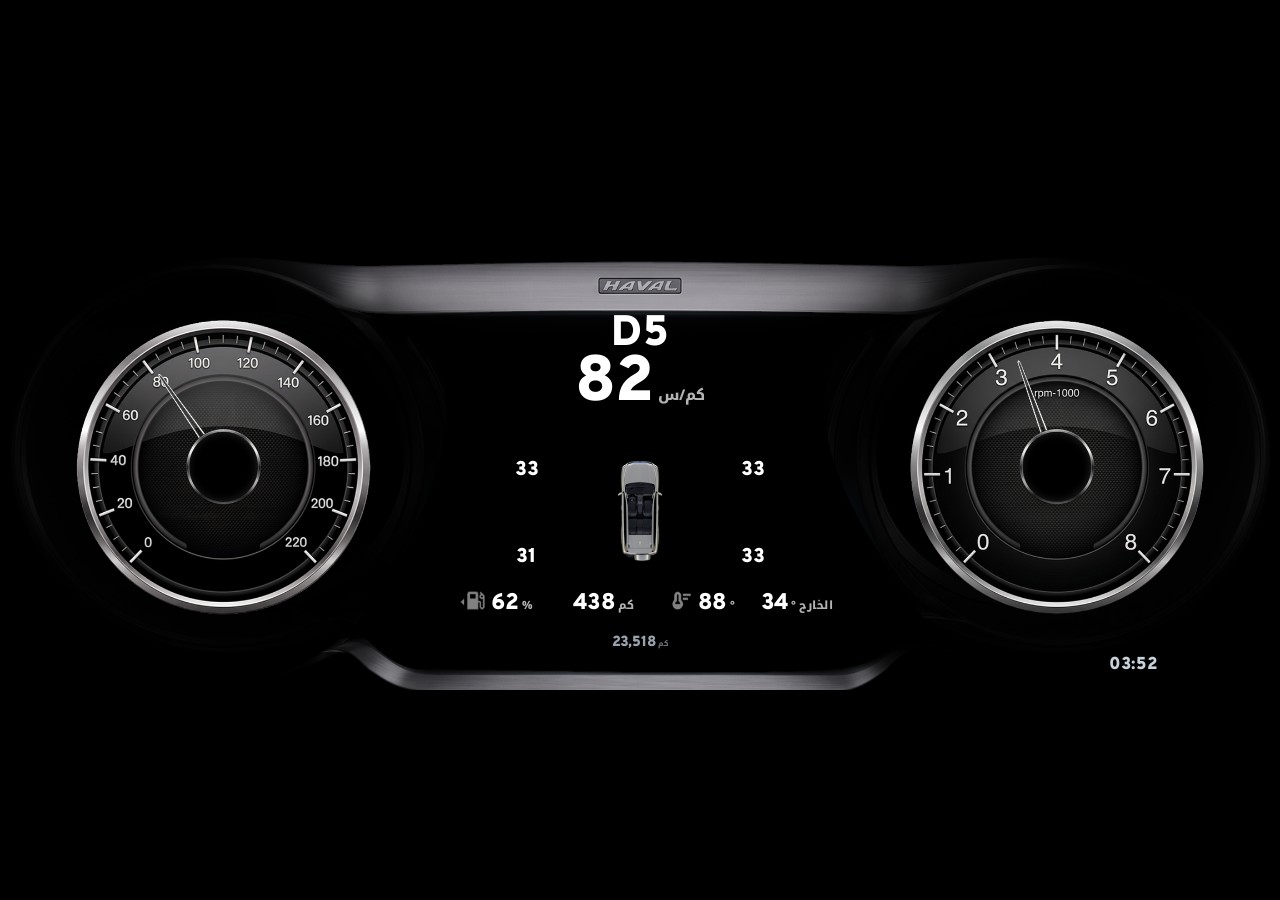
<file: split/app/src/main/assets/themes/image.html>
<!doctype html>
<html lang="ar"><head><meta charset="utf-8">
<title>ثيم صور</title>
<!--
  عارض ثيمات الصور: يقرأ تخطيطًا (layout.js) من مجلد الثيم ويرسمه على لوحة 1920×720،
  ثم يكبّر اللوحة لتملأ الشاشة مهما كان مقاسها. الاستخدام: image.html?t=haval&v=blue
-->
<style>
  @font-face{font-family:Digits;src:url(fonts/digits.ttf)}
  @font-face{font-family:Kufi;src:url(fonts/kufi.ttf)}
  html,body{margin:0;height:100%;background:#000;overflow:hidden}
  #stage{position:absolute;left:0;top:0;transform-origin:0 0;overflow:hidden;background:#000}
  #stage img{position:absolute;pointer-events:none;user-select:none}
  .needle{transition:transform .35s cubic-bezier(.2,.7,.2,1)}
  .txt{position:absolute;white-space:nowrap;transform:translate(-50%,-80%);text-align:center;direction:ltr;line-height:1}
  .txt .u{font-family:Kufi;margin-inline-start:.25em;opacity:.7}
  .txt img.ic{position:static!important;height:.8em;vertical-align:-.05em;margin-inline-end:.3em;opacity:.85}
  /* غلاف كل عنصر قابل للتحرير: نقطة عند (0,0) تُحرَّك وتُكبَّر حول مركز العنصر */
  .el{position:absolute;left:0;top:0;width:0;height:0;overflow:visible}
  .el.off{display:none}
  .el.sel>.box{outline:4px dashed #F3B300;outline-offset:6px}
  /* الخلفية تملأ اللوحة، فإطار تحديدها في الداخل */
  #stage>.el:first-child.sel>.box{outline-offset:-10px}
  .fill{position:absolute;left:0;top:0;display:none}
</style>
<script src="common.js"></script>
</head><body>
<div id="stage"></div>
<script>
(function () {
  var q = new URLSearchParams(location.search), dir = (q.get('t') || 'haval') + '/';
  var s = document.createElement('script');
  s.src = dir + 'layout.js';
  s.onload = build;
  document.head.appendChild(s);

  var L, stage = document.getElementById('stage'), gauges = [], texts = [], els = {}, bg = null, lastEdit = '', colours = {};

  function fit() {
    if (!L) return;
    var k = Math.min(innerWidth / L.canvas.w, innerHeight / L.canvas.h);
    stage.style.width = L.canvas.w + 'px'; stage.style.height = L.canvas.h + 'px';
    stage.style.transform = 'translate(' + (innerWidth - L.canvas.w * k) / 2 + 'px,' + (innerHeight - L.canvas.h * k) / 2 + 'px) scale(' + k + ')';
  }

  function img(file, x, y, w, h, parent) {
    var i = new Image(); i.src = dir + file;
    i.style.left = x + 'px'; i.style.top = y + 'px';
    if (w) i.style.width = w + 'px'; if (h) i.style.height = h + 'px';
    (parent || stage).appendChild(i); return i;
  }

  /*
   * يغلّف عنصرًا ليُحرَّك ويُكبَّر ويُخفى من المحرر. cx,cy مركز العنصر على اللوحة.
   * kind: bg (الخلفية) أو gauge (عداد) أو text (بيانات) أو image (صورة)، وبه يجمّع المحرر العناصر.
   */
  function wrap(id, name, kind, cx, cy, hidden) {
    var base = id, n = 2;
    while (els[id]) id = base + '-' + (n++);
    var w = document.createElement('div');
    w.className = 'el';
    w.style.transformOrigin = cx + 'px ' + cy + 'px';
    stage.appendChild(w);
    els[id] = { id: id, name: name || id, kind: kind, w: w, hidden: !!hidden };
    return els[id];
  }

  function build() {
    L = window.SAHRA_LAYOUT;
    var W = L.canvas.w, H = L.canvas.h;
    // الخلفية عنصر مستقل: صورة، أو لون واحد، أو تدرج
    var v = q.get('v'), file = (v && L.variants && L.variants[v]) || L.background;
    var b = wrap('bg', 'الخلفية', 'bg', W / 2, H / 2, false);
    var fill = document.createElement('div');
    fill.className = 'fill box'; fill.style.width = W + 'px'; fill.style.height = H + 'px';
    b.w.appendChild(fill);
    var bi = file ? img(file, 0, 0, W, H, b.w) : null;
    if (bi) bi.className = 'box';
    bg = { el: b, img: bi, fill: fill, def: file };

    (L.gauges || []).forEach(function (g, i) {
      var x = g.cx - g.size / 2, y = g.cy - g.size / 2;
      var e = wrap(g.id || 'gauge' + i, g.name, 'gauge', g.cx, g.cy, g.hidden);
      img(g.dial, x, y, g.size, g.size, e.w).className = 'box';
      var n = img(g.needle, x, y, g.size, g.size, e.w);
      n.className = 'needle';
      gauges.push({ g: g, n: n });
    });
    (L.images || []).forEach(function (m, i) {
      var cx = m.anchor === 'center' ? m.x : m.x + (m.w || 0) / 2, cy = m.anchor === 'center' ? m.y : m.y + (m.h || 0) / 2;
      var e = wrap(m.id || 'img' + i, m.name, 'image', cx, cy, m.hidden);
      var im = img(m.file, m.x, m.y, m.w, m.h, e.w);
      im.className = 'box';
      if (m.anchor === 'center') im.style.transform = 'translate(-50%,-50%)';
      if (m.opacity != null) im.style.opacity = m.opacity;
    });
    (L.texts || []).forEach(function (t, i) {
      var w = wrap(t.id || t.value || 'text' + i, t.name, 'text', t.x, t.y, t.hidden);
      var e = document.createElement('div');
      e.className = 'txt box';
      e.style.left = t.x + 'px'; e.style.top = t.y + 'px';
      e.style.fontSize = t.size + 'px';
      e.style.fontFamily = t.font === 'digits' ? 'Digits' : 'Kufi';
      e.style.color = t.color || '#fff';
      e.innerHTML = (t.icon ? '<img class="ic" src="' + dir + t.icon + '">' : '') + '<b class="v">—</b>' +
        (t.unit ? '<span class="u" style="font-size:' + (t.unitSize || Math.round(t.size * 0.5)) + 'px">' + t.unit + '</span>' : '') +
        // الاسم بعد الرقم، فيُقرأ بالعربية: «الخارج 34°»
        (t.label ? '<span class="u" style="font-size:' + Math.round(t.size * 0.5) + 'px">' + t.label + '</span>' : '');
      w.w.appendChild(e);
      texts.push({ id: w.id, t: t, e: e, v: e.querySelector('.v') });
    });
    fit();
    // أبلغ المحرر بالعناصر (مع نوع كل عنصر) والخلفيات المتاحة
    var list = Object.keys(els).map(function (k) { return { id: k, name: els[k].name, kind: els[k].kind, hidden: els[k].hidden }; });
    var vars = Object.keys(L.variants || {}).map(function (k) { return { id: k, name: (L.variantNames || {})[k] || k }; });
    Sahra.host('elements', JSON.stringify({ canvas: L.canvas, elements: list, backgrounds: vars }));
    if (window.SahraData) window.onSahraData(window.SahraData);
  }
  addEventListener('resize', fit);

  /* تعديلات المحرر: إزاحة وتكبير وإخفاء ولون لكل عنصر، ونوع الخلفية، والعنصر المحدد */
  function applyEdit(ed) {
    ed = ed || {};
    var key = JSON.stringify(ed);
    if (key === lastEdit) return;
    lastEdit = key;
    var o = ed.els || {};
    colours = {};
    Object.keys(els).forEach(function (k) {
      var e = els[k], c = o[k] || {};
      var hide = c.h != null ? !!c.h : e.hidden;
      e.w.className = 'el' + (hide ? ' off' : '') + (ed.sel === k ? ' sel' : '');
      var dx = +c.dx || 0, dy = +c.dy || 0, sc = c.s > 0 ? +c.s : 1;
      e.w.style.transform = (dx || dy || sc !== 1) ? 'translate(' + dx + 'px,' + dy + 'px) scale(' + sc + ')' : '';
      if (c.c) colours[k] = c.c;
    });
    if (bg) {
      var type = ed.bgType || 'image';
      if (bg.img) {
        bg.img.style.display = type === 'image' && ed.bg !== 'none' ? '' : 'none';
        var f = (ed.bg && L.variants && L.variants[ed.bg]) || bg.def;
        if (bg.img.getAttribute('src') !== dir + f) bg.img.src = dir + f;
      }
      var c1 = ed.bgColor || '#111214', c2 = ed.bgColor2 || '#1A3C6B';
      bg.fill.style.display = type === 'image' ? 'none' : 'block';
      bg.fill.style.background = type === 'gradient' ? 'linear-gradient(180deg,' + c1 + ',' + c2 + ')' : c1;
    }
  }

  function two(n) { return ('0' + n).slice(-2); }

  function value(id, d) {
    var m = /^tire(\d)$/.exec(id);
    if (m) return (d.tires || [])[+m[1]];
    m = /^tireTemp(\d)$/.exec(id);
    if (m) return (d.tireTemps || [])[+m[1]];
    switch (id) {
      case 'speed': return Sahra.speed(d);
      case 'rpm': return d.rpm;
      case 'rpm1000': return (d.rpm || 0) / 1000;
      case 'clock': return Sahra.clock();
      case 'date': var t = new Date(); return two(t.getDate()) + '/' + two(t.getMonth() + 1);
      case 'gearLabel': return d.gearLabel || d.gear;
      case 'mediaTitle': return (d.media && d.media.title) || null;
      case 'mediaArtist': return (d.media && d.media.artist) || null;
      default: return d[id];
    }
  }

  function show(t, v) {
    if (v === null || v === undefined || (typeof v === 'number' && !isFinite(v))) return '—';
    if (typeof v !== 'number') return v;
    if (t.digits) return v.toFixed(t.digits);
    if (t.value === 'odometer' || t.value === 'range' || t.value === 'speed' || t.value === 'trip' || t.value === 'rpm') return Math.round(v).toLocaleString('en-US');
    return Math.round(v).toString();
  }

  window.onSahraData = function (d) {
    if (!L) return;
    applyEdit(d.edit);
    gauges.forEach(function (o) {
      var g = o.g, v = value(g.value, d) || 0;
      var f = Math.max(0, Math.min(1, (v - g.min) / (g.max - g.min)));
      o.n.style.transform = 'rotate(' + (g.a0 + (g.a1 - g.a0) * f) + 'deg)';
    });
    var accent = Sahra.accent(d), tw = d.tireWarnPsi || 28;
    texts.forEach(function (o) {
      var t = o.t, v = value(t.value, d);
      o.v.textContent = show(t, v);
      // لون السائق من المحرر، ثم لون الثيم المميز، ثم لون العنصر الأصلي
      var c = colours[o.id] || (t.accent && accent ? accent : (t.color || '#fff'));
      var wb = t.warnBelow, ab = t.alarmBelow;
      // الإطارات: حدّ التنبيه من الإعدادات
      if (/^tire\d$/.test(t.value)) { wb = tw; ab = tw * 0.85; }
      if (typeof v === 'number') {
        if ((ab != null && v <= ab) || (t.alarmAbove != null && v >= t.alarmAbove)) c = '#FF3B30';
        else if ((wb != null && v <= wb) || (t.warnAbove != null && v >= t.warnAbove)) c = '#FFC400';
      }
      o.e.style.color = c;
    });
  };
})();
</script>
</body></html>
</file>
<file: replica/design/tokens.css>
/* Sahra Split tokens, generated from tokens.json. Do not edit by hand. */
:root {
  --c-bg: #18191B;
  --c-bg-deep: #111214;
  --c-surface: #1F2023;
  --c-surface-raised: #26282B;
  --c-border: #3B3D41;
  --c-border-input: #74777D;
  --c-border-sign: #F4F5F0;
  --c-text: #F4F5F0;
  --c-text-dim: #D2D3CF;
  --c-text-muted: #9FA3A8;
  --c-sign-road: #0A5236;
  --c-sign-service: #1A3C6B;
  --c-sign-leisure: #5A321C;
  --c-accent: #1A3C6B;
  --c-on-accent: #F4F5F0;
  --c-warning: #F3B300;
  --c-on-warning: #16130A;
  --c-danger: #C8102E;
  --c-danger-text: #FF5A6E;
  --c-on-danger: #F4F5F0;
  --c-success: #3DBE7A;
  --c-focus: #F3B300;
  --space-0: 0px;
  --space-1: 4px;
  --space-2: 8px;
  --space-3: 12px;
  --space-4: 16px;
  --space-5: 24px;
  --space-6: 32px;
  --space-7: 48px;
  --space-8: 64px;
  --radius-sign-sm: 10px;
  --radius-sign: 14px;
  --radius-sign-inset-sm: 3.5px;
  --radius-sign-inset: 5px;
  --radius-pill: 999px;
  --stroke-sign-sm: 2px;
  --stroke-sign: 2.5px;
  --stroke-focus: 3px;
  --type-caption: 500 13px/18px var(--font-sans);
  --type-body: 500 16px/24px var(--font-sans);
  --type-label: 700 17px/24px var(--font-sans);
  --type-title: 700 24px/32px var(--font-sans);
  --type-display: 700 34px/40px var(--font-sans);
  --type-metric: 900 56px/56px var(--font-digits);
  --type-metric-xl: 900 96px/96px var(--font-digits);
  --font-sans: 'Noto Kufi Arabic', 'Sahra Kufi', sans-serif;
  --font-digits: 'Overpass', 'Sahra Digits', sans-serif;
  --ease: cubic-bezier(.2,.8,.2,1);
  --t-tap: 120ms;
  --t-panel: 200ms;
  /* themes keep var(--accent) from common.js; default it to the service-sign blue */
  --accent: var(--c-accent);
}
</file>
